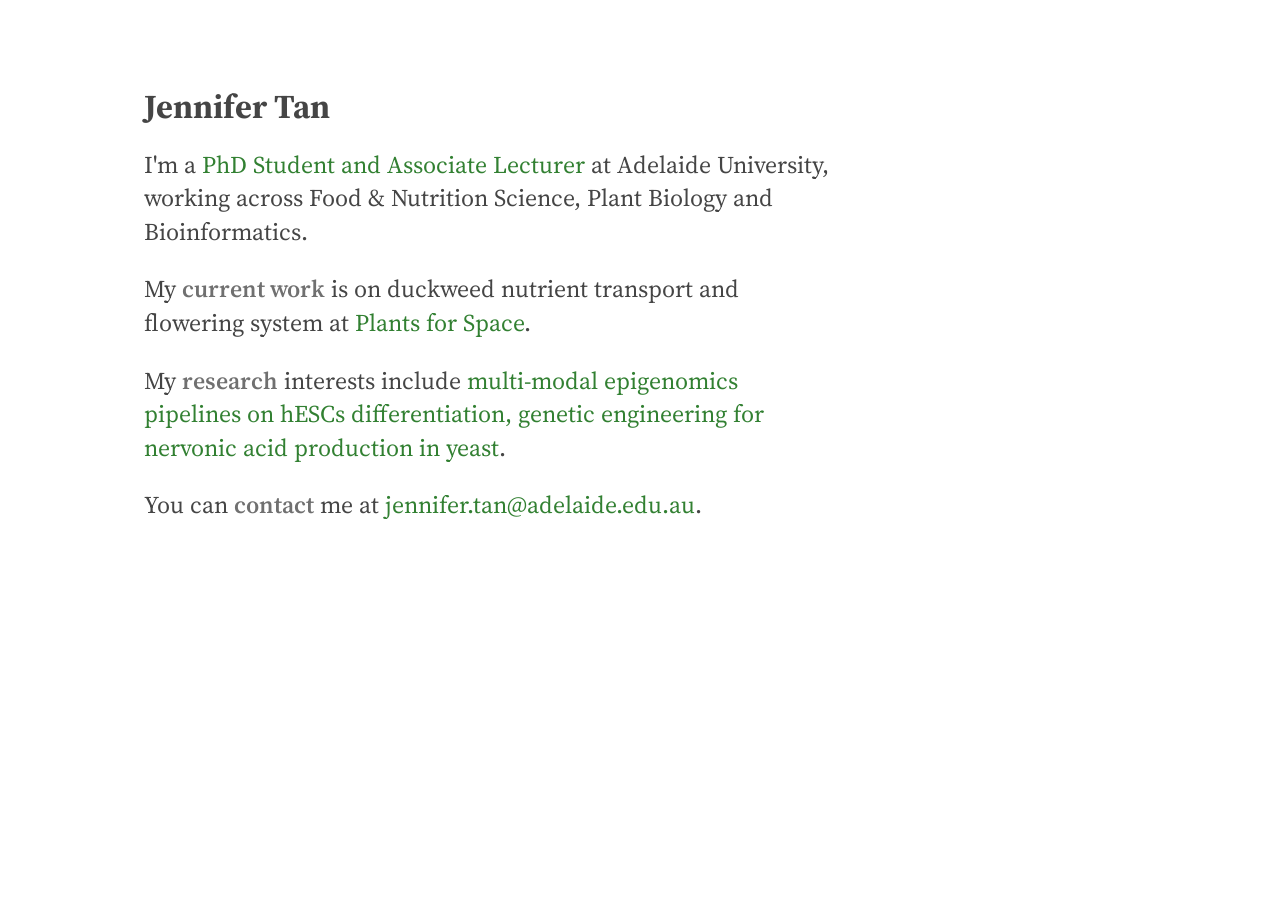
<file: index.html>
<!DOCTYPE html>
<html>
<head>
	<meta charset="utf-8" />
	<meta name="viewport" content="width=device-width, initial-scale=1.0" />
	<meta name="description" content="Jennifer Tan — Food &amp; Nutrition Science, Plant Biology and Bioinformatics. Associate Lecturer and postgraduate researcher at the University of Adelaide, working on multi-modal epigenomics pipelines." />
	<meta name="author" content="Jennifer Tan" />
	<link rel="canonical" href="https://frjen.github.io/JENwebpage/" />
	<meta property="og:type" content="website" />
	<meta property="og:title" content="Jennifer Tan" />
	<meta property="og:description" content="Food &amp; Nutrition Science, Plant Biology and Bioinformatics. Associate Lecturer and postgraduate researcher at the University of Adelaide." />
	<meta property="og:url" content="https://frjen.github.io/JENwebpage/" />
	<meta name="twitter:card" content="summary" />
	<link rel="preconnect" href="https://fonts.googleapis.com">
	<link rel="preconnect" href="https://fonts.gstatic.com" crossorigin>
	<link href="https://fonts.googleapis.com/css2?family=Source+Serif+4:ital,wght@0,400;0,700;1,400&display=swap" rel="stylesheet">
	<link rel="stylesheet" type="text/css" media="all" href="style.css">
	<title>Jennifer Tan</title>
</head>
<body>

  <header>
    <h1><a href="index.html" class="header">Jennifer Tan</a></h1>
  </header>

  <p>
    I'm a <a href="https://www.linkedin.com/in/jennifer-tan-4139233aa/">PhD Student and Associate Lecturer</a>
	at Adelaide University, working across Food &amp; Nutrition Science, Plant Biology and Bioinformatics.
  </p>

  <p>
    My <b>current work</b> is on duckweed nutrient transport and flowering system
	at <a href="https://plants4space.com/">Plants for Space</a>.
  </p>

  <p>
    My <b>research</b> interests include <a href="JenniferTan_resume_Jul2026.pdf">
	multi-modal epigenomics pipelines on hESCs differentiation, genetic engineering for nervonic acid production in yeast</a>.
  </p>

  <p>
    You can <b>contact</b> me at <a href="mailto:jennifer.tan@adelaide.edu.au">jennifer.tan@adelaide.edu.au</a>.
  </p>

</body>
</html>
</file>
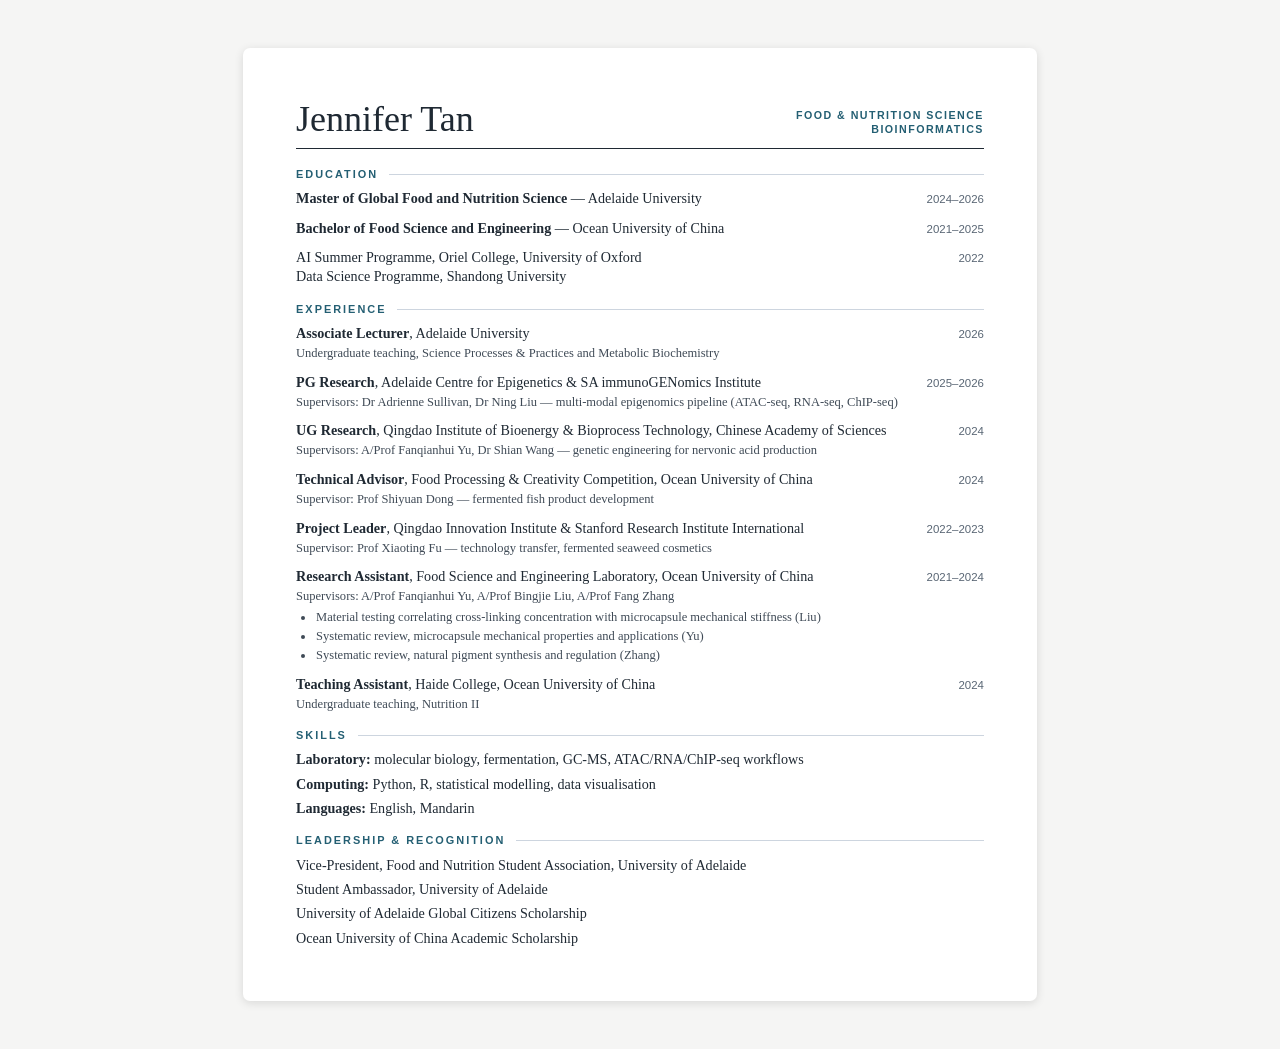
<file: JT_resume_Jul2026.html>
<!DOCTYPE html>
<html>
<head>
  <meta charset="utf-8">
  <title>Bundled Page</title>
  <style>
    * { margin: 0; padding: 0; box-sizing: border-box; }
    body { background: #eef1f4; display: flex; align-items: center; justify-content: center; min-height: 100vh; font-family: -apple-system, BlinkMacSystemFont, sans-serif; }
    #__bundler_loading { position: fixed; bottom: 20px; right: 20px; font: 13px/1.4 -apple-system, BlinkMacSystemFont, sans-serif; color: #666; background: #fff; padding: 8px 14px; border-radius: 8px; box-shadow: 0 1px 4px rgba(0,0,0,0.12); z-index: 10000; }
    #__bundler_thumbnail { position: fixed; inset: 0; width: 100%; height: 100%; display: flex; align-items: center; justify-content: center; background: #eef1f4; z-index: 9999; }
    #__bundler_thumbnail svg { width: 100%; height: 100%; object-fit: contain; }
    #__bundler_placeholder { color: #999; font-size: 14px; }
  </style>
  <noscript>
    <style>#__bundler_loading { display: none; }</style>
    <div style="position:fixed;bottom:12px;left:12px;font:13px/1.4 -apple-system,BlinkMacSystemFont,sans-serif;color:#999;background:rgba(255,255,255,0.9);padding:6px 12px;border-radius:6px;box-shadow:0 1px 4px rgba(0,0,0,0.08);z-index:10000;">
      This page requires JavaScript to display.
    </div>
  </noscript>
</head>
<body>
  <div id="__bundler_thumbnail">
  <svg sc-camel-view-box="0 0 100 100" xmlns="http://www.w3.org/2000/svg">
    <rect x="20" y="12" width="60" height="76" fill="#ffffff" stroke="#245f73" stroke-width="2"></rect>
    <text x="50" y="40" font-family="Georgia, serif" font-size="10" fill="#1f2933" text-anchor="middle">JT</text>
    <line x1="30" y1="52" x2="70" y2="52" stroke="#cdd5df" stroke-width="2"></line>
    <line x1="30" y1="62" x2="70" y2="62" stroke="#cdd5df" stroke-width="2"></line>
    <line x1="30" y1="72" x2="60" y2="72" stroke="#cdd5df" stroke-width="2"></line>
  </svg>
</div>
  <div id="__bundler_loading">Unpacking...</div>

  <script>
    
document.addEventListener('DOMContentLoaded', async function() {
  const loading = document.getElementById('__bundler_loading');
  function setStatus(msg) { if (loading) loading.textContent = msg; }

  const FONT_MIME = /^(font[/]|application[/](x-)?font-|application[/]vnd\.ms-fontobject)/i;
  const MIME_TOKEN = /^[\w.+-]+[/][\w.+-]+$/;
  function toBase64(bytes) {
    let bin = '';
    for (let i = 0; i < bytes.length; i += 0x8000) {
      bin += String.fromCharCode.apply(null, bytes.subarray(i, i + 0x8000));
    }
    return btoa(bin);
  }

  // Error sink persists across replaceWith since it's on window, not the DOM.
  window.addEventListener('error', function(e) {
    // Failed resource loads (CSP-blocked links, scripts, images) fire plain
    // events at the element — warn only; real JS errors carry message/error.
    if (!e.message && !e.error && e.target && e.target !== window) {
      console.warn('[bundle] resource failed to load:',
        e.target.tagName, String(e.target.src || e.target.href || ''));
      return;
    }
    var p = document.body || document.documentElement;
    var d = document.getElementById('__bundler_err') || p.appendChild(document.createElement('div'));
    d.id = '__bundler_err';
    d.style.cssText = 'position:fixed;bottom:12px;left:12px;right:12px;font:12px/1.4 ui-monospace,monospace;background:#2a1215;color:#ff8a80;padding:10px 14px;border-radius:8px;border:1px solid #5c2b2e;z-index:99999;white-space:pre-wrap;max-height:40vh;overflow:auto';
    d.textContent = (d.textContent ? d.textContent + String.fromCharCode(10) : '') +
      '[bundle] ' + (e.message || e.type) +
      (e.filename ? ' (' + e.filename.slice(0, 60) + ':' + e.lineno + ')' : '');
  }, true);

  try {
    const manifestEl = document.querySelector('script[type="__bundler/manifest"]');
    const templateEl = document.querySelector('script[type="__bundler/template"]');
    if (!manifestEl || !templateEl) {
      setStatus('Error: missing bundle data');
      console.error('[bundler] Missing script tags — manifestEl:', !!manifestEl, 'templateEl:', !!templateEl);
      return;
    }

    const manifest = JSON.parse(manifestEl.textContent);
    let template = JSON.parse(templateEl.textContent);

    // Nested page bundles (iframe targets). Each ships ONCE, in the ROOT
    // document's manifest; frame srcs carry an about:blank#<uuid> marker
    // instead of a substitutable uuid. Every document mints the blobs for
    // its OWN frames — from local text at the root, or text obtained from
    // its DIRECT parent over the relay protocol below — so each frame
    // navigation stays same-origin with its initiator and a deduped page
    // loads at any depth on any host, including a file:// download's
    // opaque origins (where a blob minted by one document cannot be
    // navigated to by another).
    const pageOrderEl = document.querySelector('script[type="__bundler/page_order"]');
    const pageOrder = pageOrderEl ? JSON.parse(pageOrderEl.textContent) : [];
    const pageSet = new Set(pageOrder);
    const pageTexts = {};

    // ── Nested-page text protocol (parent-chain relay) ──
    // Page bundles ship once, in the ROOT document's manifest. Every
    // document mints the blobs for its OWN frames, obtaining page text
    // through a strict parent-chain relay: a document only ever SENDS to
    // its direct parent (which, for every document the publisher's own
    // runtime minted, is another publisher document) and only ACCEPTS
    // text from that direct parent; requests from below are honored only
    // for the document's own child frames, and the ROOT never sends
    // upward at all. That last rule is load-bearing: the artifact host's
    // frame-ancestors allows claude.ai (and friends) to frame an
    // artifact, so window.top can be a FOREIGN document — a top-addressed
    // protocol would hand page uuids to that ancestor and accept forged
    // "page text" from it, minting attacker HTML as an artifact-origin
    // blob document. The chain never touches the ancestor: requests stop
    // at the root, replies are origin-addressed per hop (never '*' when
    // an origin exists), and both directions are origin-gated (on https
    // a foreign sender's origin can never equal this document's; in
    // opaque contexts — file:// — everything serializes as 'null', where
    // an embedded EXTERNAL frame still fails the gate by carrying its
    // own real origin, and a sandboxed child of such a frame is excluded
    // by the own-child-frames check plus uuid unguessability). Shape is
    // deny-by-default: one request form, one reply form, no error
    // replies.
    // window.origin is the SERIALIZED SECURITY origin ('null' in opaque
    // contexts such as a sandboxed preview iframe) — location.origin is
    // computed from the URL and stays 'https://…' even when the document
    // is sandboxed, which would misgate every opaque chain.
    const OWN_TARGET = /^https?:[/][/]/.test(window.origin || '')
      ? window.origin
      : '*';
    function trustedOrigin(e) {
      if (e.origin === window.origin) return true; // https chains; opaque==opaque
      // file:// trees: Chrome serializes the file document's origin as
      // 'file://' while the blob: documents it mints serialize as 'null',
      // so the two legitimate shapes can never string-match — accept the
      // pair in both directions. https origins never serialize as either,
      // and sender identity (own child frame / direct parent) is checked
      // separately.
      return (
        (e.origin === 'null' &&
          (window.origin === 'file://' ||
            window.location.protocol === 'file:')) ||
        (/^file:/.test(e.origin) && window.origin === 'null')
      );
    }
    // Non-empty only in the root document (nested bundles ship an empty
    // island), so it doubles as the root marker: the root answers from
    // local text and treats a miss as authoritative — never relaying to
    // its (possibly foreign) parent.
    const isPageRoot = pageOrder.length > 0;
    const blobUrls = {};
    const resourceBlobs = {};
    const UUID_SHAPE = /^[0-9a-f]{8}-[0-9a-f]{4}-[0-9a-f]{4}-[0-9a-f]{4}-[0-9a-f]{12}$/;
    const pendingFrames = {}; // uuid -> [{el, frag}] awaiting text for own frames
    const pendingRelays = {}; // uuid -> [childWindow] awaiting text to pass down
    function mountPage(el, frag, text) {
      const pageBlob = new Blob([text], { type: 'text/html' });
      const u = URL.createObjectURL(pageBlob);
      resourceBlobs[u] = pageBlob;
      el.src = u + frag;
    }
    function deliverPage(uuid, text) {
      const frames = pendingFrames[uuid];
      delete pendingFrames[uuid];
      if (frames) for (const f of frames) mountPage(f.el, f.frag, text);
      const relays = pendingRelays[uuid];
      delete pendingRelays[uuid];
      if (relays) {
        for (const cw of relays) {
          try { cw.postMessage({ __bundler_page: uuid, __bundler_text: text }, OWN_TARGET); } catch (err) { /* gone */ }
        }
      }
    }
    function ownFrameWindows() {
      const out = [];
      for (const f of Array.from(document.querySelectorAll('iframe'))) {
        try { if (f.contentWindow) out.push(f.contentWindow); } catch (err) { /* detached */ }
      }
      return out;
    }
    window.addEventListener('message', function (e) {
      const d = e.data;
      if (!d || typeof d !== 'object' || !e.source) return;
      // Origin gate first; the structural checks below (own-child-frames
      // for requests, direct-parent + solicited-uuid for replies, the
      // root's never-relay rule) are what hold in fully opaque chains
      // where origin strings can't discriminate — a sandboxed root's
      // FOREIGN wrapper still fails all three even though both serialize
      // as real-vs-'null' rather than matching.
      if (!trustedOrigin(e)) return;
      if (typeof d.__bundler_need === 'string' && UUID_SHAPE.test(d.__bundler_need)) {
        // Requests are honored only for this document's own child frames.
        if (ownFrameWindows().indexOf(e.source) < 0) return;
        const uuid = d.__bundler_need;
        const text = pageTexts[uuid];
        if (typeof text === 'string') {
          try { e.source.postMessage({ __bundler_page: uuid, __bundler_text: text }, OWN_TARGET); } catch (err) { /* gone */ }
          return;
        }
        if (isPageRoot || window.parent === window) return; // authoritative miss
        const waiting = pendingRelays[uuid];
        if (waiting) {
          if (waiting.indexOf(e.source) < 0) waiting.push(e.source);
          return;
        }
        // Never-answered uuids would otherwise accumulate forever under a
        // request spray; past the cap (far above any real page count) new
        // relays are dropped rather than remembered.
        if (Object.keys(pendingRelays).length >= 128) return;
        pendingRelays[uuid] = [e.source];
        window.parent.postMessage({ __bundler_need: uuid }, OWN_TARGET);
      } else if (
        typeof d.__bundler_page === 'string' &&
        UUID_SHAPE.test(d.__bundler_page) &&
        typeof d.__bundler_text === 'string'
      ) {
        // The shape test is load-bearing beyond tidiness: the solicited
        // check below uses the in operator, which matches prototype keys
        // ('__proto__', 'constructor') — an unshaped key would reach
        // deliverPage and throw, painting the error banner.
        // Text is accepted only from the direct parent — the document
        // that minted this one.
        if (e.source !== window.parent || window.parent === window) return;
        if (!(d.__bundler_page in pendingFrames) && !(d.__bundler_page in pendingRelays)) return;
        deliverPage(d.__bundler_page, d.__bundler_text);
      }
    });

    const uuids = Object.keys(manifest);
    setStatus('Unpacking ' + uuids.length + ' assets...');

    await Promise.all(uuids.map(async (uuid) => {
      const entry = manifest[uuid];
      try {
        const binaryStr = atob(entry.data);
        const bytes = new Uint8Array(binaryStr.length);
        for (let i = 0; i < binaryStr.length; i++) bytes[i] = binaryStr.charCodeAt(i);

        let finalBytes = bytes;
        if (entry.compressed) {
          if (typeof DecompressionStream !== 'undefined') {
            const ds = new DecompressionStream('gzip');
            const writer = ds.writable.getWriter();
            const reader = ds.readable.getReader();
            writer.write(bytes);
            writer.close();
            const chunks = [];
            let totalLen = 0;
            while (true) {
              const { done, value } = await reader.read();
              if (done) break;
              chunks.push(value);
              totalLen += value.length;
            }
            finalBytes = new Uint8Array(totalLen);
            let offset = 0;
            for (const chunk of chunks) { finalBytes.set(chunk, offset); offset += chunk.length; }
          } else {
            console.warn('DecompressionStream not available, asset ' + uuid + ' may not render');
          }
        }

        if (pageSet.has(uuid)) {
          pageTexts[uuid] = new TextDecoder().decode(finalBytes);
          return;
        }
        if (FONT_MIME.test(entry.mime) && MIME_TOKEN.test(entry.mime)) {
          // Strict artifact hosts allow font-src data: but not blob:.
          blobUrls[uuid] = 'data:' + entry.mime + ';base64,' +
            (entry.compressed ? toBase64(finalBytes) : entry.data);
        } else {
          const blob = new Blob([finalBytes], { type: entry.mime });
          blobUrls[uuid] = URL.createObjectURL(blob);
          resourceBlobs[blobUrls[uuid]] = blob;
        }
      } catch (err) {
        console.error('Failed to decode asset ' + uuid + ':', err);
        const blob = new Blob([], { type: entry.mime });
        blobUrls[uuid] = URL.createObjectURL(blob);
        resourceBlobs[blobUrls[uuid]] = blob;
      }
    }));

    const extResEl = document.querySelector('script[type="__bundler/ext_resources"]');
    const extResources = extResEl ? JSON.parse(extResEl.textContent) : [];
    const resourceMap = {};
    for (const entry of extResources) {
      if (blobUrls[entry.uuid]) resourceMap[entry.id] = blobUrls[entry.uuid];
    }

    // Artifact-host CSP (connect-src 'self') refuses fetch() of blob: URLs —
    // consumers read these Blobs directly. Survives the swap like the error sink.
    window.__resourceBlobs = resourceBlobs;

    setStatus('Rendering...');
    // Page uuids have no blob here — they ride inside about:blank#<uuid>
    // frame markers the pass below resolves after the swap.
    for (const uuid of uuids) {
      if (pageSet.has(uuid)) continue;
      template = template.split(uuid).join(blobUrls[uuid]);
    }

    // Strip integrity + crossorigin — blob URLs from a file:// document inherit
    // a null origin, so crossorigin forces a CORS fetch that SRI then rejects.
    // The manifest bytes are ours; SRI protects against CDN compromise, not this.
    template = template.replace(/\s+integrity="[^"]*"/gi, '').replace(/\s+crossorigin="[^"]*"/gi, '');

    const resourceScript = '<script>window.__resources = ' +
      JSON.stringify(resourceMap).replace(/<\//g, '<\\/') +
      ';</' + 'script>';
    // Inject after <head> so the DOCTYPE stays first; prepending the script
    // would push the parser into quirks mode. DOMParser always emits a <head>
    // (synthesizing one if the source HTML omitted it) but may carry
    // attributes through, so match the full opening tag. slice() rather than
    // replace() keeps us clear of $-pattern substitution in resourceScript.
    const headOpen = template.match(/<head[^>]*>/i);
    if (headOpen) {
      const i = headOpen.index + headOpen[0].length;
      template = template.slice(0, i) + resourceScript + template.slice(i);
    }

    // Parse the template and swap the root element. Scripts inserted via
    // DOMParser/replaceWith are inert per spec — re-create each with
    // createElement so they execute, awaiting onload for src scripts to
    // preserve ordering (React before ReactDOM before Babel before text/babel).
    const doc = new DOMParser().parseFromString(template, 'text/html');
    document.documentElement.replaceWith(doc.documentElement);

    // Resolve page-frame markers: mint this document's own blob for each
    // framed page — from local text when this is the root, otherwise by
    // asking the direct parent over the relay protocol above. An
    // unanswered request leaves the frame on about:blank, the same
    // degraded state as a refused embed.
    {
      const MARKER = /^about:blank#([0-9a-f]{8}-[0-9a-f]{4}-[0-9a-f]{4}-[0-9a-f]{4}-[0-9a-f]{12})(#.*)?$/;
      const needed = [];
      for (const el of Array.from(document.querySelectorAll('iframe'))) {
        const m = MARKER.exec(el.getAttribute('src') || '');
        if (!m) continue;
        const text = pageTexts[m[1]];
        if (typeof text === 'string') {
          mountPage(el, m[2] || '', text);
        } else if (window.parent !== window && !isPageRoot) {
          const had = pendingFrames[m[1]];
          (pendingFrames[m[1]] = had || []).push({ el: el, frag: m[2] || '' });
          if (!had) needed.push(m[1]);
        }
      }
      for (const uuid of needed) {
        window.parent.postMessage({ __bundler_need: uuid }, OWN_TARGET);
      }
    }

    const dead = Array.from(document.scripts);
    for (const old of dead) {
      const s = document.createElement('script');
      for (const a of old.attributes) s.setAttribute(a.name, a.value);
      s.textContent = old.textContent;
      // text/babel scripts with a src: read and inline. transformScriptTags
      // does XHR against the src, but blob:null/ from a file:// origin is
      // silently dropped. Inlining makes it a plain inline babel script,
      // which transformScriptTags handles unconditionally.
      if ((s.type === 'text/babel' || s.type === 'text/jsx') && s.src) {
        const pre = resourceBlobs[s.src.split('#')[0]];
        s.textContent = pre ? await pre.text() : await (await fetch(s.src)).text();
        s.removeAttribute('src');
      }
      const p = s.src ? new Promise(function(r) { s.onload = s.onerror = r; }) : null;
      old.replaceWith(s);
      if (p) await p;
    }
    // Babel standalone auto-transforms type=text/babel on DOMContentLoaded,
    // which fired before we swapped the document. Trigger manually if present.
    if (window.Babel && typeof window.Babel.transformScriptTags === 'function') {
      window.Babel.transformScriptTags();
    }
  } catch (err) {
    setStatus('Error unpacking: ' + err.message);
    console.error('Bundle unpack error:', err);
  }
});

  </script>

  <script type="__bundler/manifest">
{"5d8e6591-2378-4d59-89d3-dff03af51930":{"mime":"text/javascript","compressed":true,"data":"H4sIAAAAAAAAE9196XbbRrLw/zxFi5MZgzYJLYkdh7KssSXZcSLZHklOZq6skUEAJCGRBAOAWiLrnPsQ9wnvk3y19A5QkjO526c5ExO9VFdXV1dXVVd3Ly+L1ztvd/ZfHO5si0GRT0QSd4v5tMom6XJZxMsPw6oU//nv/yGSXEzzSqRJVoViP+3Ps3EiLrJqJD7FiVVL/OUvoj+fCvgUVOhT+FVrXqairIosrlrrXwVBW2w8F9dfCXEeFeLkJEkH74t8JjbEu/5pGlchJGTTFNPSorpatwu+zYtJNJbFg7x/2hFn6VUHCoznKcGFT5FNBWSJTQPcKnot0ul8khZRf5z2RFXM046I8+kgG86dtIsiq+xvakLctEUPgR8BrGPAgVINirN5f5zFr7IUqLMAQa8fXKa6mqX5gJBf2tgQrfJq0s/HLegCJj0SrRY0awFa/[base64]/HmsYDOEazEDbiw78E96ngGdbwAW4w7VkFNL7rvQjW2GQKUXFUzs/rxKYUgQPkFptcXmJiFJVVzSX0swVTqZjYGyPaBAmE2nafHD4d5uR+aelj3Tq039M6zSy2orn1ZASvH5M0+MVkvV4j7oD+oJfd3U2FGOyyHAC2Ds3DEB0TPdi6oYGWP5GY5EsNn7WB798/nxw/bm8+UwvUxjqmaNj660cJjicQ6icAN5JRxHZfVmmqSX7wZB69kytvHcHm5ZFqRBdxV7yt/PDGpAM6i9sC1FXtlcCXIpDbzKIFl0ytHKcThOp8Nq1OG2HPYArgJAOP9ggr1H0hUwNYiGr2DdOAAmmA6RIB3RwiFaHlWTscth/5d59L+ZK3VviuhCMSaxGH0rHBluj/qgacKfDFmIcVoxyIS/q+JK943TgYI/Hrx7y0NJ7XHJGxET/6vSX9DojcFXtgEkkSucTKBFLqflvoW5L4oiugqzkv4NuFC7/fsbl7MYlIANp/+crthnA0uEX6tPUF0klk7yho3rppvXq027IoX/bIhric4gL2AqU86ZAMhSxYGlvMSV3+oj0usMJiHT5utWm0AdnR0zmvDD7qBPERsu1mvLuQwIE0YezRo4L4nfRhOazO+jagRjUI2mkKAQJE4ianI6s3kDV+H0TuM8ST/sv9nKJ7N8iqverJGt7MHqRyQaZ2E5G2dV0FpugXwB/ahNLe3nedVypiiWD4sUpifIteWPYRJ/DFHofL0MIgjqWlmYvCnTXWg31uLdh0Reu1ElePniYOdk6+AAUPpEzYZl3CWIo3ycpMV1P4rPhkU+nya9OB/nRXeSXQageZbFsN+J50UB3d7CDPH0z52qiKYlMCKkSUII0c8LgNNbnV2KMh9nibgDzOOV2+B0iyjJ5mVvbXa53s8vu2X2G0jknsyElPX8PC0G4/yiN8qSJJ0y7f8KHDMoYDxLEGbdcgSK9/XKn63OdWd5mSGD9FZXVv6MSNzgj8YSMp8hI9GRZijMK1ChJoCOT8TO7SUzEKjFDH9NsrKE1GvdVJGCWM7OU02Ee4/G41upSJV7VoH7d6bX66cw3dMv7ZSqdx3zAtJ78EAhpbsb9YFFYAFbz6ZlWvVW1mc5wemm51Cj7E1hljWQYgzDGRXdIfIGzsLvV5J02AGSRMHa6ned1dXvO0+/66y0xRpQhZO//a6ztva4s7a62gm/f9wW33z356YKT775c7veIHJd2vsWGQWZZD2aZpOIOqCYS6yG35Yixbmegc01zar0Cyg8rUbdeARWZTB99D2KU69A+3ePQSPkWjEN/9r0bAHpv0wm3DSJmG6Kps71LEoSRPFbEBRPYXYPgE16qyA2loGWYp51J/k0B0Bx2tG/FELMznfg8p0vWC5gLnT7QLCzHv23iwkGxfq0TDIQ2tFVL5six3X74zw+W7/IkmrUW0sn66M0G44AZ/jpCSGFJ6RWWRyNu9E4G057qE6BzKqqfLJu0ZT58DFwp/x/+E17vSZGqdRKB/8XPv5iKVkTAArAHFTebkn6Ko15Ez3mU1hs8/F5mlzjKHUHwHLjq96CMaIiNGPCp4+BNl8yZgsXg3tz4KoPwaXQN0AhJYUkA64ISDTdHuVlRf9GpeJUXzqbwuN8mMV+MS3VqnzWQ9Yep4OKfvzWJfukt7b67XffPv3mybffrU+iyy6z1JOVeOTj9gSGf3UFR9UQ4E/[base64]/bESvg4nqxLrQxUQ3SJpR1BbjAoxrIAmsgSMNqj8zxLTOE/ISagQXX0L/[base64]/[base64]/[base64]/xUUcA4x9mMXmfaNKFoP8e4OIRrOgu64ydwQCGzxt1Tb55H4BwnoQaBFP6nIpHYlWDE9yXECqUMKuAMPO+lSmlg9+IUwuW4hRQdCveaPbsiKNjnSH5MB1E83FV2v3cSyf5gs4klm8P/xz/HqhmjAs55fbSKsIV4Pqm7aDLpc8BkFd4Mzw6O94MJUbrVhVk0nNyDKLSJcD+TtgxeG710idUYnfba8pQQRYeBfukvF3j3paiSQc/TM13YKUVoPuV3KvGaa334Dbc/T4z2VSanE7YbNvmJzdLTVZgazAIimAUuKzblpDTcZma+osKd4Qz92Xf1STBRNshCLp4YRyCb7Z3QIff34GeLf/z6EX336LubydfH8tfK93v4ePh8ros/fbD3sudfVW8u/kxeRR8DOG/bdA0sJBRathiDM6jMRC8thOFSAAMs8EC8r7IJjZFl7CMXj2ZQ0wuZqJbmdzYQQu93JREvZNO4q5YlQXaVIBMwvIXMG9+GeXjlGDU3fEu5gSPd5lWO6K72m7gjvRX6MoA1sHDfLYLBtN459c5WPzVFbdgIf2rL5LGOGEWtrgCX7/KDTFvghe3VlS1QBDBz3wmKWKAlBcZ6kYB5doTOUYfVguI1upZM1WSBrEFchbW/OTySwvLLzWWvwW8U1pO2UWgrbK2rlnjj6WW5qOlxcPbtkeK+BPrYpiEqY5fTaUGAM0qRp9N5VA7aTWohG4pMPMpWCRpLeR/PRNZvZesLAu/nU/[base64]/QZtZttRsosKkkQTULJGA/lunACQfTUzvCZx4tCFWocWJ33/0WDTLmCOno/YkX113kjEugHpjkiVVTz0RCPOCYTxHoWSAW2Q+tVr3pjj+uaiqwsctF1qDSFSNOGKRnLB2mRvr96ndsskwQJYc2VobIrZj0qvbNCYiW0ectq2hv3NsMVrSHtoNGAGL+nI8DT0aEWyY0wCbp/RXRmufoqPL6O1bL/Z2dk9eHB5i8GOrjLsxqPrjLokS0uvfkk/+cOfvhyeHL16j8xJdeQepjPVrRSLq9wvRF/0kg//nMAQizqpUYDswamORDGAVn0C30P1+1k/QoX4mfhWlKKPJTJSTCChSzqIpRcGeUTBsPh2SZVzOZ2JOiFz0i5YMfpAdbokW/UL7qK3w3X/xy8kv+y/eoyFKuXJPivpWRBdyj0oGH8kQVpVHnyoLvbNWFn6qLBQ7VhZ+qqwBWEtWFn6qrMJKL1SiDUcDGdnAZWIczdjnrHJkAtLgxu79h7ey/zLoBQOXd8BKzVIZ/iXTU5mmKIaSaxYER2cdcX5M1v3ReUecHTvk3fkZZd+eRd98GgPjnwFe+XQLf0l8IX0UTYcpZ9BPnZNNZ/OKMt7gL50OIz7JOOOAfuocmCFJfjGlrJ/Sq234befNZyrnw8xOn8E8LVXWe/zQuZN8XqYa5h5+OVApX8KlXAsy5aVT2gFR2Tv46ZYYp9F5akrs4qcuMcjjOaP2Cn/p9P54zlBfwg+dmuRzYE1D6W369uiNzrXLapJO50x0/t6DbxevSW6jtZdbWFE+7kKbfPRrePly8DjbGj+52aep+p6/HbrKMpKysoRFW5mvcZQlHCxlGTMCspA7BrKUGQVZyh0HWSqOpnE6tottUYpfTtNGlnKoo8pI+qgiFoWGeaUbnIGMZsRe55VulFJ1+XFeNlXYheQFNap8Ho/KKioYh0P8PMBPt0Q6TUz+zjRxczX1KduhPeVb1KISHq2SIhoaFLbhy8UA8xUCmGu3z3lqYDnXHlXMN0OK+e54Yr4eJMx2Rkjv9xn0XqgkF0ddUiGqy9nY6lJ6V9It+0YlG/rpfUQ9BDoFIX9liXNclinELtjsHf3zeevB8efW0T9bxw9bnx8c/fPB8cMH7Yd6j/HN3vt3+4cnBzu7r062dt8d7LB7DVfr/XS4czmTC/az4LLLe5afk1j+agctUDi4ObAk2svPJb6tYYYYaflv1AXpvAs+lu3gKOr+dvwIfX2Ww+/4YRsyH260l4dYW9sUrIFsoZqBkcdlgBuMSttT/lYMTVIhipQh3KY7MjE46YDq0BFT2nVBvxi60WfQCUuxeUTZJuSREF0edsA0pPKtLvY+Dqt8N7/AGVWmaJKhz4uaqTsSVB+goI09/karpAH7ptGxO1F1RMTIPENkKvh/hEPx/Nmy+m49bxl0mhtbfjZKxxPQzT6Wn58D4cHsaz3DnWNK/Xq1dWvdj8tcDkbtuay7rCs/9+o2DyMXsdz+R6CQj6Fv4ywqj60Q35r2YfT9W6gobHZuBc+WN9tIHWwDCRRsbhx9/Fg+P263OsS67Y6u2ILeI1EREZnY5ErCVmvDfZb2o/[base64]/afbbMwZmKRLAdyYhQBrryPAGub11f18drhjSUqPOoLtfRXh76e1MGCwLAWnyJY4VpmfiLWOVtcXsfhU530DmMsh2egiYRtFpN1OdtPsCIRwH+I+1IOQjeaa44H6N1xaczpiAfwIAA7uONJS/6Acq8TitYH7HPR5K2Mg807yTfGkdlmdq56JsYgdZzkP2GY2zc3tbcuJZrgTyQiNPkKAxDRCaM1EmX0vIz4+BQ/As5HkDe4Qd59kyqOndTzdDr7k8YRIvdAnYUC8KFVHtumDWprTb1hKzpzBOqRrPD1KhtvUj4jCBShYIlHb+JRSt9EpP//C7cLEaad/K7Nr8Kd4TC2bzkuIHQSrd68aStTma274kCMA2f9EjySc0li4DNVOqyK3eJKxE1lIJDu3W1/kRFFmElGGE/i8YZemoNz6IB0j2peWecgYmRFNAYA+FP3E21fLXaA6YrATubKrgivYKE5goO+qBmNmCubXY+lYtRV1AQxC58Hq0du6sTJ8tx+6btD441a3nUEWbHEck80MdN0uTart9xmahjuFWfvkGN84d3B6A2Hf5jd+fk/f6796gOLz8Ufz05ef9hf+fkRDxc1g6pI2qrpQJolQqLYbPqd4HBc+qjypXZ2eJoavVFxwjUB0XVqg+OvlNfMg5Xw0NFHsZugnoaE0BLxhFZbIzYAU6ogKaVKxPREbahTllRvhRKtL1NPn+lKsjaPVlsSToWzSEtq7o5ncWJPW/DcAnabfR6SiVkvuDIFruKGpQ6hOevbjR/cB59qR5uyzufGcJRhHIGIEN7gKcT9uGwnnOybG4fAMPu9axuN+kahzKUi5TcptUMFgZh4vz8WCgVCaaW2OXlJTHNy3QyBFr0RJIVgFuXDvl2sYUuzIhsOMXKVB6gmyPAlu6tzA+zOkLJt0Jv2gUmDLKKJjNakb2FD5dF/[base64]/aJKB3i+Y/AZ/gsji//g0mTcCp/VQtz2YL348HcNQk2Oz3xc+DPJqM/a7vzM/7S9uKCs3E7jsz2MAD+MhkGqbXDaShqHGCw6fmsUOH2GwIRCmBgMFWpQq+YqEpDvHpeOVbBwF53s3eE470fjbhnns5T1CzxR6bffyAHYGc0FaaOImUUZq8oYdTZexAjBtQA26PdcjoCZZJhixsZC2CcNS/OFFtRZgs1QcwxZV3DKoQf8lsXYKXtRHiwuvQdtuBiAkK7ZBNP0sjoYZ0n6BqcZ1lOnoRFPqRxzBSWvUCDOZzBIGMtvmwtWOMOp7qod1HGKgS0r8G+3W98bnqoqR6fHYbyuc0mefoEw1WsH4mY4b90qYGG/ZE0cjtWpWO9tmpy6wCZAbjjiD8xaIi27GYYG+cHOZmvUIjptzWqEXMHO/3VoisQTzxzSruMGrK8WALvKewqYoAowBX40EJM2In1KYmFZ+mcy+8i4VU4FnoGtJtLLU9VeN6EydDLpXpQ9VEi83J7JjeaXrfUaUOQPZngKMsY2yNxesYvKAqUs0KkF+5L2LpXsqYxm2WSEe/zPI9Fi/[base64]/UOmje95QpSHVjiWq7ltYosC45elVEwwmplNdIgR4gBvog2hF439VcRqPftGt0oVW4rtXdonpbAk6ijTDoXAqp7+sLACyYoV50lyJXiuYK1rUTeeKBbgE/[base64]/TBmuqtuy4wFtA5j+zdZ1vlm2vE0Ma+VEGByyrw7YGPiyBTnq+iKJt/mFW4rLaQ8JhlNtIu81uBLwGsW86JI304Nh9ukCL13AdJ9Fyuln/0mRneHFXdL72mM5hIEFM+HcTNAypLUgX18T284U9wAji5ubllfQ0cNsvQv/vKnsVUU28JIWNAqS4jwt1GAl6iA8L8DwHZUCJlx15SLnodbA5vhnY9xM5yYa34O+8iaMGnFV36xEC1ODDrKONSeyEgRAlihxy/qRe0nWucc6uju3reoZrurnCzHgKUCqg7myixNb/RxkIpCmUYRYzUsC3kU0pJRypp1bfjSmVLPodFZeR3qOs7J6naIEtR31NXcGFtN+i3WrflTKI8S1KlEpK2Qg5lt2HfTmvxXycPMbWhS9urRnZV/oQuf5JbwVoNHqioOFdEw4DjNvLTbdPSjiJnztLt4pjhX/oE2LFQGgpCTvuapRIQHosh+WczjwfkISS1FL5jAjrlQ6iZw1nkj8YsHygNU2grrRegByRRHskXjQ0teDTkWEXREBlpDMTohggNAt0sUWIpJqR8emQG27TJdijnlOdi5TkVLIcTUO1MrTc6F95f5bl1q3LKW1xZRR4aUUGbq+mmrnF53apeOgzDhHPEeOYUpTxa/[base64]/XUaestXQlKS2Fv/3pI+9cWQev+fpyXQ3dG8gQ/Uw6D9/LGXHudYAlgXEznzl58W21I805vIG/utXXPusPSXlupgnfLge3QpPmujr5RYd4xKmgb5h7SwBM+Mr5HTy0KmWp3GPStq0jNUeNICt4zw6WzvqJIDH7PthtVdVg9pavDfmdDC2SWEWdNLSJyC4QHZnHFL91UlFF7dXFUxAuQ1M6s+jo8L/DEpUJU2ZmbXoL2aZSPlm39S8MAEAjJhFTg15GdRIdje1qoK+EzTd4NoHIwJw5c/hgGp+Xl56q8bAcfNz//6fPXbXXt1Jx6Drl0dfRp6QD6/0Ww44V5YkN2Z8lYmhr60sa/uBhc3rIWjKJyS1/PozaYQVzoo/6gxeAmxRKybO1GbzeClyHipvdP6RXFRVjQQSY27N5v3rYPvlCFM01smt8hZfbsNjcXrHE1dlZ7BBboTYoaUtehe7z/EpiYLgA008h1QXJ5FMn2hED3o1XbLB10kXSRapluLVdzXKkQSJtKIFFRJI/zKNm5hOGfRuOA5xRMl46Y83XWSjbbovBcxTiIYMi7Mw3recOyJ5kd1xzrKCsJJO2r8NaN0iOHKq+uT+N/7q1kmOUCmVT2I3AWEdkhF2epkFrVUVSq+s7a0Fh/[base64]/gJsc63nQrIjGmA19jLN5aMIT8FEt9HLXCPFJT2LJ3A9NBwUa/GiHrzLgzMoID3q3vunotmE76+8ZCRu1f6WZGfHFcRyWBHBkh+8zMBQMOCynF30C4xtGTJqiqQ8E42k31A5/ScK4v+RLN3FK/jZJGEd1eIl4RyTPvgDQoq4xUwmyCx7do3AulYtP+SK2nJtjMQ/9/pfXgoW88FhhuerDAffk/xdUsKP5o3q4ZUaYLNXPqvtEPfhv3QG8UbCkji5YK82ktoI7NJWUptG1FRfLYxHjVm9Tu8CfGCwTImRKYfcSMzpdhIfcKyhfjcdB6aG/MyZtBEut0jaZZUtOe7WJ4c4klGW0VBeUJt+4F09IRoDXIffzN01ULa+9qIhNzRvcSUY0A/vvsmXiMO2nw85HAMYyKLSDCiyrIwEBSi6PWXaS29ggvicG9baj2/DledRJWudR4vnnSVkNAN9vt/LyzT5FEGIPx084/dvD1LvfKDA50lcH4qEnDchOJnK5zgEWmglS+pQKXrfOoBF7ENyjEeZakuYjmSZbf5yqMt+8OT+T1HQc7uztbh+/ojo8eLIR03BcDSf3rPY7lYbAO79a3yc5yzPlajIPDYXgS85DCSMxVFEd2XO2xtFG9wK74dxpyfKX+u+n4yjJaKCrWNltQ224YGAp9kBjzdVBj777VBhK29SagjQfIroP5YJBdAhoWTqCJfKYzDe6c9C3h287FLHLr4WmVuhFnm1z/PUbW3dtx9zSp7m0DNDoaafngw0s8ELerpjLzd3kFld//Np8g+wjqC7iML2Nnvz7Mc+4BUVB4B8VWa0ZAQbrODyAvjshA4F4N9OqgsmXxHv7dXyVwT/wtXBSVmQBgjrwkui/VAXOsYtJf8u65OooqTHRkbWNPzle5ChLM+y6/7pL5lT7LSq8vmCuRWL9BS2IXM2glAnRtOVfMSTzwQqyJ4DxwGVSjDNptzVi7W7+tDF07j0EBRndZfvhQvIzis668/UNUOd47pHUFreB28FqlKgL5AJYKPQ+gMQSRrV84WNAy+9cNepgcqgnG/9LhF0k5+m+ZVnzVMd98DbTtGxoQAIZK3G8+cb8rrYikteo2eJiKcfqB8oJ7wXUq2JA0jbazhMSghlfPl/VP0GXy3h5Wr+gv2Xj8Aa/BqUHDETuEERqMI3pbDddvHDH90iCzKRiX9BBFJYJJWgxh1PC2EqnT6eHisj8D61o0kHPAHg36aa6lAF7fjonE9qON3nEzLNWNpklX1etaPG14XAymUnN5JctpbWN7i9rQ5n/LmzImg3Yo9WfJMQYfp+tK2EvpqPcT8QJYc2vpX/6iM9qfP+v09QcEr+2sG4Np4GHR8Wdyx9ozbftCQI+wd6S9HMHcyi/onswg6gjN6+SR6DfdxMnkizB42T52GJkjOGe0rJ3xEWdlSLiaTd+v3r9ndcQrOlPqDxbpn2l5XUfWuaIbhiIC4AQC1wKqDT+aKsqUxhtG39dMP2PNuXac3gLnT+Wm0JeCyzX5AvSKYXVMWrxycaPfGZ/B6DxZmV221DYFqq4OgnrLnE0r+aHmVM2zZVmtpPKbp7FAmaNX4FQCv2JpXTEivVzXgh/iEWoDpaOfd4E+UCTAUMehWlv0pPn3iFIyTWeyl8vZ/nd6gxv+i/vBDws5wXd848Em+0VlWC71Bj5sV5HSCs2Ec8YZx+Iw34M1G385M4MTVOhC7VCxNaJYctHgXQug9C8+OSHth8UUrWHJp3G1KHkVoaC7CtRTAB2RTst5kcq3LlzO27/1dY0X0zgtAdgWX7Um1C35qkVKDfSt+qxHGKmkURJQDCR+KaubdMWmt2gdAi9JTFXyuk5dsN7bwRO3FCvn/XuUmqZpUqrVFRQYEg9WNVwTD6bRrBzlFQoXXA8V2R+UZvLjojksRRWdpVP0t8pzuvRw03/++39oeOKhMCd/C7x4NkO4DHifKm1Vl4IQbKPKNMviM2FNBXFeOsC4oS6YxCNCA2aZ8X3xnRWlpUMtJpflE2ugwyLdy/OmLaDgLyOkiuEBfu4bQBRgiuMN3dT9gLiro+kbnpN7i7jC6TPMkxm6GHLVe/k+FsCP0ZWT5Gk5fYCD0I0q1F4qojKqF2Ab8yXalUfFrjwMLV7o9mGgJjMQNKBASMz0c8HE7ugil053DxhSH0fjPIsIyAsMeuTbJEvxCZD4JEB94bteS+o7kCHHDkVTB1Q6Pe8mKT4lgnPJmkPoWEEfy6A7AnPiPgM8iIA0idRu7EOzd9b5UKYFu3i/rN7PeG2dufAc/[base64]/[base64]/[base64]/M1HFYPfOT/riNpD6zGFexyg3mkr2xbphpU0fOUj496YsuTC1RzbiJq1jIVhWEv/zJfgoA9XwanLIOUEY9chztZoDqK3AGHO3X9k/GFlyhOR/JuoDJ6cdAH0ILtMlX8ep/BFhhSlu+FnszRxJqVFotokRAFLXgcr9LijAo07dmSxdCJDnRvFBYS/oZ6U2VjG7/EtXs0aSjJsyyftul+MZpm+CIwhypgFadOiP5/TaVTRTOdPb5VvGFgsz8NIzfh6gVY0glJdKENKDXLkOQzfKugcls/WHfoDkJqW3NZ66gVaMJ7xt2uJdlbu7VG3/C64ioxT7DVuLqFdgiFv7VAwD8ZRgZeOkahfF4k0Ri1QYJ0MMhg66R5HNFC6I9wJLg1kCA1KMErw8I/NXtom4klaH9BbJY4/rG/[base64]/gM4tH608t7o1IbmD0VsEU807abh3x1sLt8xbeT0/1vCxGxv05Oc/+IKE9NxDhWfS9prETpOxtomBt03aXz/UP60vKX0aSnL+k2ThiXDkuttmn0Co12FRi2rBydrsFa0s1vVDiU2jW+yjmMSjNa6uDo+1norBi/5mjBHAJrdFqC6bfr6sc52HoeiqDume7bFUS9mIlZszO3wFcerI1lghPHNG95tCAQh5u0IjAKyv4V7ohrnDwExgfs2y9WXAWjzKqYBOnImApCc4fBdwgomX0XvgOw49awsK10FpmG09ur3a6LlTKzmY9XeFhn+MXfIIe14o0g3bODkicqGLTP8GwXWzmbHm/m8yblwUKm+PgLZOA/84jK8tRVnRTwfR4VgNxcbpkR1p8LNnXZis4PR7sZ/HyW9vjY00bCrSfJZguwIdasaLgdV2o1HRU7TqtVwi4s1Ksa492nh1Gn/bxj7WzG8e8AlPr4h4y2XBWs9v4sPNAvcSqwG8txFkHv0jsXP/J7+ImuBVxqmLmdKUXRfNL4ll9fqnYKWZmtTApcS2b72KlmtewqHbIOmkW7ILFSMpxMGJFcqixBfrJwLB3lvSjit/WHOrxov2lulgMTSUk1HgY46akjdkPI3TgmOB8ZUauLlGiffJc8CQ7nNmnBj9cmROaY4hifcOY3+MEmn27Unj13Ew8ULYQiBDzHOvPDRo73wHgWN01LesdnnuIYFShQZyovlnKmsf3s+JP6vuzdnfBk6KKIjz4tdVnjxIRDH64KEysIBscNg6DsuHtaxIriHs8WH2/WcUhouXUGH8EgRdzRwFKNQwFwzmGlHoQa9nZXkcsNYjbqif9TBwMrDLKYQXI4DAbnAvrgVawrorJ3BII2roL6NyADtTUYJOQim9Fm/a9YxMTyHgmtfmUDtWruLwUiDzYdky7KO0GEy+OduMXrWjp7QjdzBXs6OdP9yQJW1UaoEkhmOUB5ExMkn3EdceLhL2ZuOVUnDk8iYnHWLmdVmnyxL3KVmSgPyXBMB2KGJ/fk0GQMabmCiTH05zvt4yNANW+pDKp3JA4U7vyANoMznRZxi8dKeIMgkXHqT/8WD+yoc60+tNj477BlHslN9e21AuAjBOkXgRFcmUxNgvb/zYuvw5MM+bpO1RlU1K3vLy/Pp7GyIlvdygQz+19Wn4Tfh6vJ8knACrtmJDGoG8R7KOwAMvIP9N2T8jqJvnn7b3X59tXv54ur015XB9wfvZz+n59tP3gx/q7Zejad7r57kvyz//W+vJ4P00Zvy354e/rqTbRfxD2d7uz+9eTLIXi7/mwd8+93eHQh3k3xSQxoT70QcYbvIDw9fX45+W1sd//z6H2/34uTHd1e/rqzuJMOV09F0OV5bm5aXK2dXv75fObyMfn78y89JefDD6uBg+8Pg8T9+PF3VDbx88XJndzHif+1H/XS8jIOYRHja6q/fhWvfhyvLlO5jy8BcTCcrT3/Kkuztr7vJ7Mdfd3/9/vHr5d2d7Onfzk/Hy5cf/jEef/O3N7tXs738b08e/y0vfvx+97yare3//[base64]/mYJXk34+bjFBnMuhKZ5uOwfVJaG35Is8r+SpaIm8eQYe8xgpKzS5TIf0XgjUULIp9K93tR7YXvCGt36I+wjgHTfIaf1gNg/c6913L1/snrx/t7t78ubt4c7+z/[base64]/Q0cnGElkCERQAWTobuND56HeA5pmtDRv8BsFxg9a+Gg3dhcBiDuxZSayxDzgB8VJHFMm7q+rk5buQxXtkAaKapJNpepYprDVILmLpyFpP7xNQ52GJyysjHUybsHW8Wj9QhbXFUksi06eEsP1dHpWgcYnZ5NcKzV1IjGY/moGf6Z9+3oHqRNb8L16jPK2GS89b25WS8jixx7qMxo8AGdsBql05qRIQsVKKJ8RdRlcShjrp0uUro5yOY2dbAENX2qLhssGqMjwcjPzzAksgCjH1mEfBJB64fDw/fksSjIWTZ3969U+EatccsqUO3SuamGvuKLW2KjPgi2bAv1C3AIxvURDrJxyvYIcoKVgW/Up1UJpnWr4NNSooWrqhQmxxayISGBekctfEDeXoIOJb7NBgC63iIpKVNALxXmSLp9xIj7YntvvvjoGP45Z8bUETDRYhTxl8QQfxbpr/MMny8nArdt34Q5cmGTi6HUU0IJ1M4JZATLTYPLQRGEr+IhV5xFLP9UVBOV6szJxOUb9duWosQ16HCtp5bZIITChU/h6ko2JzeFI3hC6hoJ0vOpovt541FAizCrldukWZo4niuPmVvyMh3Fg05Zm4gues4It7jnCuPFMGSBxsE1elVgz3FymAboMHWnuEdCl7twJtk4KMS8ZLVbw2EwePoE6fUvOlKt2V8ft/T2IF4zcK9evNnd2VYo3TqA3grldPD+hFa/1OqrSWueFVBrAn8zO/smw5p1fZK/xOMpBlT5aOiaVvclPuigGrJjWRkEzRRrZogNhuqWwqu/oBwOF/xzxO7Oz591NbSO5LzVec6852Oa5lQr1pCTW1cwDYRQLJqPK7sn6pTsIqtuy8X4jN4DwYsZ9fMftk+L11HXKrBeATHM75cp08pmNu++HiIdsyT26ME0l1JA+mDppnG51/CgJQJosScwzRML6hIAWBzkHSRNbPfFU0CtPrewPos30GfoMkRY94QOBOE+OLV/PHj3NmSnQTa4kveh2uCkKIzOQR7QvWT3EYr/[base64]/[base64]/gUVDQV8+nZFE86SvTCBWKwHpHqMaUnooDW7Hv5FzR0KrHJOpzxwRk9ct3FxWcRCdLVcilOxtdD1DYsmT8dNXl62szQSSwkOrp3DbdJ1HZQZLftAJ/G7RRzdsd4BvBiQwmuyUwY4uZhlWNh2360asleykggr30rOv3mK3eXKgKOzeLSbFK9OHy392brZOsA9y54lkDRcXQFSxh9tcLB5bW6sncwTi9vwjgfOynr+J8uP2cPHe1B/nwyvQmHRZbogvhxE0bxdTTOhtMuPpdT9uIUD4HdhKfx9SnMJpgp6FnCO/NMVr+WVc6iOO320+oiTaGZweo1ItBbvQFdphzBlDijhC7/7q3chHh9Fqfhrx7+B+pdPL4eAMjuBV8q8nhlBROfOIlPOPE7J/E7TnzqJD6lxHJ1lVNLDHFbXZ1dUuKanbgmE7+xE7+Rid/aid/KxMd24mOZ+MROfMKJaytW4tqKTLRbX6PW53ib2DX6RbvaedmjxDgq05uwijmTBkuPBQgUJOTFCEavS6PQ4yQY62j29Br+03uK4OHH6gp9rq6o7zX+XlPfT/j7ifxe+5a+16jLk5XrSVQMsykO3qR6Kr+6VS4bmFQAz0pksJD6xEkl4JO+rt+HdTOfSBB9A0KmSyh9A0VlEKBZXhbp+Hom79vuwUdUZecp5UT90uTAB8yBCnIK1OWv+3i3QdEtoiSbl8Bof74Jc7xP4RpPrw3G+UUPvhJk5n4/v4TilzhYIOx6siakYCt0ZvI6nhdlXvTkJ3D36srKNV8+hBcjAZAV2SIMzzSlBwtBABspwA+hGiGwvXPw5vXbk+13Wyd777bxBWLcmXkGZaKP/aN/Pj9++LGPQvZj+XAD/n/UenAMqgJwxkmSxydgXaaYJAsGmz05UT9T8FjbqhV8vHjUxh/L2bpse+vF259fHJy8fH2y++b1D4e4j/WnwUqapk9a9SLbL/Z/ohJr6Vq8xiW8ndYfqG970TQapgU+PNkB0W1iCp3dVjrhsTBOrPac/RjG+u4tK9ybZeps5/Eebx+YhYk2vOl6VzolsDOu5YKhAwY8xQq0xihZ5G6evdAwPonclAzVDp1cHEKMGixxgBGOWk0tuFiRLqGOijO6Z1IlcHt43yfe8Ykd+7C/ewB2Vzx6HxXRpAyoOXZV/ZylF5t0oysFuZRUTL3BPrSdRi1CRGkgbbvxTfWj5/bWXdo8JQS6Mr7aIiq+HHqbzksOdX1/gtwNQQ3b0MPGxuO1ns+fGpDdivMuxob4hAGpHXzq9LofxWdDkgG9r6/7w5ubP6HmmefV81Ae12kQJ58aNS8oV20TXyFTodPIc6ZI7ZEv6qFeyS0LjwZuSLJTCwVZtcf+6OCatJUe3qmSxCdywmOzrQ66l1IM3sM7oRVcXxu5aepFmcpOyMnR0A+Cjeg7s8jvhT/FJvpVa9FIqvWmFlo8jM6OTNOEKhuvJZaVO97BKG92Izw/YMB+SqZW54ta86bCutON2oa9OzfMwHkHCJtIUHsPx8NrUW82Zc3gFhLVzXD+r+TNKEl2zgGHXbSVpiDVW3LLBIjh7elINx49rS5SEoS84YK/Qky3+aBST7Azi7OUqsfoVhqWK1ElEEd04i6AJVFci9QSwdW6m948iMZd4jL/jdWJJXcmyG0INiuoW2BL9NOWP3+8OeLONSmA5L9mheUXjZyHuhWRCnpWCePE6bludT2l3sbkUqx5bI3zkpZdftkbhOcB3yplP39EeSyW8GbvzaZy9mBS+eaXpaXVw1F2S3LVJ3cEUcjk28OliqHr2StmcTKbvPed5xjKg/124Tn57lJizLM7ZnZqTWf5r7QGgxNzFXKTW5scBxuYLR98UGdDPpvnGE1pcz8DneGggn/5i61iBb5Lu+mifuAW96p+e5pwS3yL0wYWPcqc3XA5K+m+eSoVwu+3nndSanjR1csUVBe6BGjDwh4ZwWFG7ARNXIMavl9mg6TZHkmz/mBr/837w9pePi0vVqNtRMR7kMOgx940CYuujA+4Q8PmV95kb2uvcK3XcbCYnH1uzXjYXI7lmrBcyN61uDf8s2Io1PmvaNrhgySw1OQDeZgEe2IehThuO0BoKjjroIbR0NkaWdr1mVQr44K5a1Lhn1wnHTbYffP2J5b6KmVv5/DFH8IWCPGRfEmgkS1GRTqw+eJWpskhkR7U+C9jljpdfCrotYI4qrFPkNVSbxaGVb6bX6TFFhgz3nuE641wkSCLABti+a/W1bG7LdbcL83BcFgHL1ShWE3lSSfxX47StJIrj5sdjSkmuOL3HTFmHXH0g9b99vCwhtCXBFHrXhg7pm064XkUjOc+rKX+cNAQZH2o7pz9/uJmg+QR8FbjrMS9iKTVbmqsPuNBy0uyCBVecoCPx02NWXOyadQZxJc2eBukBhRuoYALg656brV9UYd/NVy4bDMuCk4dF+IcHE8Z8yijG+OybPtxlVbLnqQsa6wunDgk9Xcfmcl/zeLEJ5371WzAEDW8V4yahLTbU1usqo0SkquZixFqKcTv6OohH0azmFtKSUVF0rHmQep2FQ3rjEYbHuO2eVK0LnYWzDAA50rAWkXCUu+YNVD+fiPk0v33rt8Leu6ybjRtE6l4Jb/3Iu9iKAHbXIsw61pAjc5fohM0xVw2bRvzD2/DSVpKnZq/o35wiJ9G8Z8fABP5w/TXeQ7L7YdijBO4I/SZKJIvZQlqsdw9Irlvp3wgnQRS5DUcGdQGdv/WW1NldWiAyi8fRd3fVrrfn3SP1Qu8BJQf8mXPnhln2dnuqk0BnEGnQFpqjTPkS2GnoPYjQuYpVFjKl00rp8cA+/TRo3Wni6ccPPug9UB2SKW0HphAOIXCwpZkPept21JLvFZaHz+2LByE+ekMrwd/ExLwgryelciDbA8o3mO4lU9ox5rl8bUmGN5Ru6GNLUyhkbfSmmwoqzXXhpL2E4tyy3bC3hJgPyAktnpvz2LE6xFAIQWUGOGRYQR7rmSGZPhXF/c3De1JVPyu4p9qWE8ya5VXo0/8oJjDxlsBjL8E3rKZQtxJSn3Y4A1KKQgMia9utWk9XG7x/[base64]/mOs0YWRcSnMfIaJjC2bwcBYadaJyQSy2OUmOX2bPhj+H8Jcn5DSxrM+piVBWekpW54CSaBUFC2nQizch27T0zq9Dy0sfyoeb4r9W6mqDNl4AgoIB7saRLtFQg9DqLWGfmsIL4njSGAzQscT/OXklS150u2fb+h0qnZs4o9yHrJx0RezaE1KmhApfQOnVs7AdpltMVGiYe6EwPFg7VgvszpJptM9W9LdG71N4bBz19fd6MPC1TmPe1dz5N6axk8qvwHd19mhR8FIgmqp1MkaotF1BJ3fHBbco3R+VtWr0efkhQPS/PZJk5GpK/AZamMi2q/fk4Nbuw2CBUo9jvoN4uSt9eXTZTMP6NFd2m24BcbEBJTFnAkEsfrjnDe3XM0Tw51pDEKTWNWF8n4urEPOr7MlNv+yrZUNF1wHUulwHzXDuwwgrtmDYvNt2KSQOg5rxG4KbYdwPini9ezGMIVc3G7HMxSXQPl59oXXnU49itjgN1ce55WuCzE2aE5/2ytziWwRQc8AUrEqCaFZIu3o4tPsXSeDMOHhSu3YhDVwqb5cYyJgdTtB0Luhmmje+2Oc0py0kxMtNZYQzNqJ+Ijv0bXya2hYTV4hSfMJCQ2rIfngyo8x5HhZrYmK13e+/fvcXHY7ff0EO6Ic1jnyu5GopjYQ6KuyyqX2LZqLGyLa2tpzJ1SV/i2+V5F0MXdeNfZGcxDEb+lENJ579rt/Y47EYVnKb0+z0bC641CFzAenwcKAN+iEsDufcLXU6v+bZ7w5ESRs/qoGwoHJrLnRQVrLehekI9rQVVvAvsOENVYkr3hNz/xOIcSOXsi6rSGHOq6NMTDWfXob6+NKT5eLsCJaNULWhW9K0NRh3vNtkLQHDA652AaicRFoDb4TOQi6A1BA3rgTDcbiZk7XYJ50KoBjFUZ2U1zVGNKMKBeuPN3QPXGcK9lJsBY4zxhjf/H5Gl+AjQwnPLH/bfaOaVuOGFeklME8lb7+/aVoi97YSF19iooqCiDmni37kXgP+lA+guALmVYO8UMExNPdoakDdESY8yAOJD+7KoOreflmuei5k0OEyns/smnZtvPMUnxAMnNF8+NsUtkmj3jhPyodveg7si93ncvaN8xMZrId8c4FWQQfb8eMEgLVJ8z0A/5UoR9vhE2pUtSRbF2OvVrfkJZh3mDri4NxXctBV5qybaVj4/ayaKCo6voB/b8SFCrSyMqDqX+i8ambuHRJ61fHbZTeLnyGHxmTrawAce2G9qHom9i7xNtMWOcj9DKeQL/rGXVpEiUOK/++HUSs+z9ILr0U+7FiU01tPPndC+H8mDtnyr4wf4Le+V8wq3G0GdlhIIaY8Kyo+lC+PUvoxFHnjX0GSU1MLR/[base64]/lvZ7rgpgOg6gtbq8hULqWP5AI82FBbc6+HcEWy2HZV20BPPOH5GqCg1/nzOZ7b5OJD4xA/lmJdhU/lirHyL+5O9otQ9uj4OXgCAFCmo5Ywt8afduY1cdC86LZQ0LteNrceA6F1Im+usWsQ2NhRrea49tI6v/smXqPLp+Cq8+zKLBUP1L97h8XsnCz3FZAfTdQRbBvn0y2YNjpS5uIhU0nbtlQYM48v1yBEHuY9BuAXohMIUjTfnDRTf6tZIafPbn46pjbp2q3gvEtDyGaT1i6JT56Jod+IxerY+j3/0bGwDj8t/m0KeiS8x6Dis8uFwjDFVMU1U1XALn6E08QH3HeAkls+u2IMb8w50x8QoutuUVnKD4d5sxzQygCFVA6NxoQ4MuWnPEK22KEukrXVH7xLYN2bd2eppubBNUlWtzntLyb0wIGHQsJV3zWKCH3VE1e5G68wgk/kmeb+B+0094euZJI5AV/BDuxy10tcnFzKUu4NhSw5GmmmDh8uKLLFnXwPrIGrvVEnAQteyzquaNKKnuiFUPrticm+8KLP7zgh6y/M9KbKOVutOAW2xNJ3puVsUfqkd8PusgAYb4AsUf0ftv1PVb3Sdau+Z/CbvV891hqk8g5eb8qM2h5WsUt+KxdS3NXJWkX2pWNveODP5bM0/MlHb+latSVScvVIe6kYA9xWAGmQ0BZsSupEorbkZ8H1YyRjspI9j1Cf+CE9OdCPuWXQLDTXeB+T66d3tjFWQFIADfXk4aW7MBdiM7cNmadnl50Oa9lAYymERxWdpgXud43QPp/6T9FvQ9eldBXU1jOvCLjN0g9y5k8iFMTrt3RSLyzuPFZ2l+woyCB532ZkCfISGZaXeHHQUDrLj5M01lXguZCechYaAqxtz6uPnwDNKGuUZJpIOSW+S0XYxT0q9NnUEygHcPvspde50RVytLJahoEegzTduNRsZ1orH/ShTdRk9ddvqDi14bmedlUI7pGE8JMO5uGEaR+W5BJcD6LO/o+vJcEBuni6lah+3Caquba4TcXWyxcNQ42iKtPFYGc9P70cX2gz2OFXccl+vvV9cejGBLfRH6VsL8Py02Zu/kdZWcseNuM6ePbr2+XZivh20du2vCir07iLWN1TgWuvMH+92Tu6dNB+78r4PZ6p9yeXF6upi67JRHM3Gy4rdq4obLim+xxXFN7rdqLyaxr5h0XRrMV8R2LaLqIuLVRmkWWAuiv3kXs4ovr6G7t18MrPorhEVcne0NrL7eFXph0nisR+KUHb1c20k4UVIhekeQP65/W5Pz40F92LLFYkqehdd6/cUOuYphHqt7XzSXFG+baAqy+cI2o64a7qR2OJnaiAkruafhks6C0oDOlYF/DJ1qMpx2756WEqkGunxXXeP5NKpIDbqW7K8Gcs981yPLVRVWjbV8IX5rfLe8kMW96TIyxcHO+bUnstdoDAiewWypjNkoEBkg6sfeHPTvYaOWOieR7wtPUbuZ9dMbUUDbXHf91i4LiIcq1s4p8X7OYZn+bstskk3VavhPVGwNmUUc0/7URVI4baKs0YuC1tlnXtaWw+bLjJsPrNuDwmvxGYv3lWenNGLZhhrpmAhIVh5loreYlPfUx0cnVS2H96tchi5q0b9vp4GU7PRP077D7o0ftVta8O51v5VxyKFNvpttVd1zugmThVpbGj6WRYtinnZy4Vmr4KFb5RTP0BbQZehud8znhfI4OMrfRdIxO/Xz9Cbh/2nt+q3t2DpyMelItND1gCxZFZorV46hsQoLdTb57RHijTDKzBEDvOeILec98aT2LKXuGfeTMEO7CQZGHCiD10D1BArBMkb0TCqn6zHQz91jSmi3aO83RxaXcB7QimOImXQZF6W9HAXLua5wGfS8Q4xDQMWCXw3PaM7TMBOm4nIgscOWGgT4yBARYyK4gr7Tk+vI/kdHNsCL8fAJZnyCTsLGMGoRhFgN8nwtjtoNRT7JOZKu+uoj05E8KnEqwgm6bj78JPAcylmRxegfXoG2UV00X34/NMyffBGzPNPeGoHZDBDZDokKQJG7zHYskUWjbPfUm/AXtxmTyq+rBmdLocvHtSHOSlM0fihCBiZpF0bSBehw8WWpYpockrUJ9tL4Lle7epTa6lEmR5IaB0rxgmvJZSljBy5Uxyo4KfewiXKc2DUe9QQ1wP2wie1NYJX5yE1FaZ4cx++6MvbDVhtXXzyDGpVyYAD5Z/X/Yg9VeMMJMRZOqvIDkJfM0hAVDeZWaNxQa856KCBEvlWgpOYmS57rS+w8heWp+JysZJhjtC1bDjVt0LCiiTJrwNPkliqKbBkeA4TFP5aV6F+0Dt0vM2l3rRoI9BQcYwaXTJCdd36jR0gOWSzu/I2eclqLjCt6dWsO8xwFW7WE1ETNBe8F/b7EXFtv/NYeIYAa+Q4A5H7ASmEwD3ixybgm1CCxJs2YvH/ANIAGBgeDgEA"},"4f661174-5505-4a0f-a0fc-bef4f191825b":{"mime":"text/javascript","compressed":true,"data":"H4sIAAAAAAAAE8V923bbVpbge77iRNNTJBxeJMdJKpTllGLLsVfbspfltKvL7Ykg4pBECQRQACiKsT2rn/oDes1a8wfzI/Mn9SWzb+cGgrJyqWl1lyMB5+xz2/e9z8Z4rP6U1MM4WehK51M9TOd5UWk1HKpiqTPdNFrVTVw1ulL1NJ7NiixR/SpeK3i51HlTjxf6elxeq4uNSnQN3aPPxmP1sChTnWzBGKlXelit8jzN52palJuf5MVP02JZFjkAVOu0WahmkdbqMs0BxJWu1lXa6JofztJMmzZaZTG8aBS0qdMiV/0ynmsAnDcICVqvcpiznjY6iUafje+o709+eHqqfjw7/uFE3RnDkzufqTvqflJMh9j1gfr7v/8vhb8lQ3i2whWqeqGzTM2KSpVVmjfxBUzgyevnz0bQFXs/[base64]/EJJU8Iuu63hTj3gjTv788tnTh09fmy2EE56oGDDgGlCr1jCtGcxaD80OJzzFgduF+zWcPSLGNIvr+mgP3+89UNMF7LkqAafxAS9kvdA57cgKtgO28rKmtZkllHC6s3SqBMFWeILwmk8G0V6lS9guTUeAs4T/0D7DWmvYk4GB1KyLIZ5EAluR6gqeq7KoG/5tqqsGh4HF4J9wONPFCpAEMSfON6pKp4tsw4CyOE2Gxapx5497jg/irR2XDX06AzSA9qsLmD0s0V8vrKyiHSWsQKQ0+P0SieXs6V8QJ5k8cOeSFAirqpHuaTuqjerzMaqrWh3fiwaqLggYIZZOEBSQkia6zAtEKi1n2VSrZjHpxn6YGMz59IUMW6c/w/ZasIKvjsh4bwhfzeIAtysNtEAAYN3AVPCV4RKVxh0C7lIAprcw79m/4uqfnh6/Pnnkz4iHjqcLxocY9/zx0z9DI/r7orjmeRAVIAcjElykSQJIhnsoO0VMk+h6QCs72ovv7THeAcrquDKHvdQNnD0tZ+AvbLooagDJe2NQeGMp9BGjJs6U4dD0YKWPnz57Bk1h4jDXARxD0yBLlmnhFh3fU3GWXmqLVbiMLC5lh9Zp0iyA96fzRUMnFOc4apZOgV0IhcKCBurFKWxiSFzz9ModlCaAp/oKF0CcbVOsKlWsc/Unpp8VYDLsyCKukuG0SLRFQDgM5Po1IjUARzhyqAZ1z9KfcVlL6FWrftzAJl6sAEuiCQ/fz2ECker8IVSHXazitJkQFSEoQIIaV+EdAoMyPzS5Q7sX2cbiprAn2zuPl7JLDmHMjyGlVZ4BS3S4Ecm2VSmskjji0V4GxwWyudR7dt4Ivo6R69iXBiHh2NRYycEFP9jxlkcYTpbOk8i5r0fzEQ9ytHf3bprvyUhHe1/u41+M2nfv/t///eV+a9+ICUZC23jwT8889tqrZTLCTZDmgG3oEIiHE/2CNJYMtZAWN2D8AQBMxw10ikYhoGNgtvFFXWSALerh2RlQRj4HHqXK63Gaj5fL8XQ5LptxOaWOr4mfGA0mznPgiFPSWLQhUcRBJfOAJ9CqLHEOoA3hBAA7ERDQeayaeI5CN83/CtKrbjFSmD2c4BTIjd/7CzMb4lilIYQXOWxGpeUIrcQAnS9BJg4SMsaNvlQX8fRyXsH0ExK1jPUIoaVlwCRBKQKYRZYhXTBn7/9QFCh4HgGV9OgUCX2vUr2ODhFKJ1k4xiqwp0DqTjzLEjq0AVg3NBBavl83m0w/MPrNBERMfwLcFcRDEr2/Suv0IgV9ZjNhNvzx/pg7SG+rFxlE6NQdVJrAbwd7D/7+7/+nYLmjYeMZR+EZAOVetwFzl8C0u9wft6ZyH3Y5LUEPraZHe+bd6K/13gPoSq+o4RNRPI0EUuuiugRlCFginHyjs82ERdaIWhAy0Y6/OD1Rs1WWDUGx9cW0L9UWmxq0koy5VacAU33UyAIhhqCsHPNFWHR7GYaDIZwuSTpSpwXYBIh9hIc1Ca5cnhm5TtQfqxx0Ibu2iZX+JAOXaV0LteLGgX7y8NnTly9PHgUS1AhPhOLkp9luUSwKlKVIvd4mBeIUn4tIRUBGqqoTOwIMH/NG4yRjwF+QJ0mR93h7URHkFaY5QkDiop1a5ait92nzQGpNWb0D+k2K9YA0LoMeEU82J6ELx8YbjJIB5SyLhoJZBSOLwWEYQGczNkgcv8NZ1UYCm/04RI0gBr0OjJzEAKUdONjf/++4yKWOc9JT69oxY5xXWpudqeico1GLwYJyUAe4zvgkHI64x3RRgfE5IBQUhY8bgyoIqn2f1x4niVM36NWQzbJxPENpBOdP+75MST4HmyE2jlEMDELRDsbAVcezoiCzOSsao6KQUPa5qbUhRev9BzA0tYwrYJhHe/ujb74CGew40+LgwWtgxfr+GH6zT0tkShdFsiHeVP5GrvQaHQus8cNE8hXp4XM9JNuSdE6jr+y2RI2kCIzPswbOFU+aj22xmYNKxNoiHO85P2Wjl/[base64]/7oOJ78E+m53DafbMgfgkk9dip0iz2Jwb3+AdWgDwN/lvgUSPfKWD7aIQUzV04ptMXr8nqgDmllW9hemBInvSd4pSkcVbMrf43RwaT19EhzAx3B0DD+7ylUeKiNXDnG/WWCXYGPhoypS1AxJlqx4/SHChZrJx6gftNsxXBZ6YbggFhmU61YY6wExcFOloEjyLapC1BbHwPFsi2SAaCImV5OENrB00TXgyrAvgbybX2bIAlr0gbn4OcqtGKhZ5w/OgOGjL4IYKHVSdXMHFRs4VZDo05Yv4WMWFYglX9kT2zReI0/HAmfaeko8Y8E+0f8Uw8RkPCVHHWvDh9/[base64]/F4h78eqlrsc6dJtzagk4WwH1IFmRrRJSwO0J41bnQ/qzNBYnJgf2L1jR5U9jBjiDOcVuO9hjC3jnqGPKIoe2ds96EBl2pY4Jl9sexRtqqqzRW52Brp+xNJco4B/[base64]/WrBbowOgTy+JKOD4olsgdBJr1nZhNRFZcgt4MxzxST1Fm1jT0ZW1wI/AUrAn3U+s0RTbdJ053jr6Ot8hyj/ZMnGiImv2QWu69O/ecIJ6nxPpDEMjLR48N/2ON3rSnxc51gTJoQ6PCEeA0cP5o2xSl9W/TxC4wjlSC2dSk6LmZiXPf4AxqRWzNiJ/6OTCTFLYzWy1zopgJOfZwJH6IWij/xpt+rr5ghmKezuPyHBYjVhhQz/[base64]/S7keHEu3JyDciWWKMDLI1Dz+igAUFXn8JigacQm5aJEnqaNfVLGjRLicNOUVcE3upcNZGM9gNKGgzeMaNGt4Nw6S5my3HAbbGi/AWcFtvSZXxeA01dbs7FPdP2WMDxC5WJIcCangkw484vy3BcOd5Qh6iFG9eg2jOg1CC08FZ0IqOCQVxPnR/s718tztH7M2QXhlGjLYcmgrc8IKa5wFo4rFo7pYr8sVNQDy4BhYY6QVtCjCqEk6SVRr0R3QmkMKEKwxEUYaVj53c1nhfLRkkmixssFBXWD8JaOqpdn3FYW52cPnJh7s/6/UgdPVDvPyPVG0jl5fHLk1fqiJ4oMc0m6m3vjyNQjnoD1Ts4gP++G9Dr+B6+unuwv1ziq7vffgO/yDsy8sKe90zPj4d2PGBWPz07Of3h9RMYdPw//i35ov9vI/g3+q5fXn9I8w/L5Yfp8kPZfCin0T+NseN4rH7M0T0BnAyVNHKLXYHmm3gOeWtMgTq2qkBsgRKGZEKRJAbi9LxDiYqntRaFfL+8ViS+rvvRGGh9CvskErbS5F2PwfKuBFK+Wl6ABcvUjN5VlIF2iXU8089AOzhS/SswQC7sjit1RQ/Vhw+q14tGYBQt++gOV6igw7RzbHB0pHr7PfUd/Fte99TE27IR5jj0ryJ4eQUvZheHZnNhUm/0xT/DYvpn8SyuUlZgiFTSF2eGhDmFIRJRY3TEmMkeLUwE1FKkfEoDRijDXKzm6uCbu/tfuagEa3DDi6LKZZ+uMIo9tTpE3a2fo0Qghkj2FNqXVc3uVDsfsrw5wDtd6OklezHNoujRBEbLEyBSQI/ecVmCvvmQjdJqwHCe5tNRz1puKNdlLbhVPQlYcCN8+T3YjJfuVN/8808vXz09fY1oi+4ePU75OPL4Kp3HTVGNZAJ8unIqHob+/T/+UwGaMfKwnWojS8wAkUvT/CYKqA5G+vbr8hqZNEJ6RRhSq9P4lE154/01+LYuVlli0BX5Nsos4oKg+Cly2rrlvPzzT0L4MCcYbqBQs/z264FaLvG/YIvf/Wp0D0Sc/XP0FfxZNvLnN3fhjyn0/Non76Z4eU047iE9v1kSvfeR4L+bCMlHnTQ/0td62m+TSUgnSyCBMq5q/Tgr4qa/fHvwLkINjlb1dvn27rt3QCCwVUIhjjjRM8pc8kidE8gJReF4rhR+FKFV6Qx4/JU+lDdJWpdZvJmwqDVPgcW+MRFRK89So/UY4W4s4gE6BNfMmOKSlVf+McGWfpmtJMNJREKENlUDNInkA3Jng4duhmLPCdKgA9Swx8SP4RGOV2Q+iT7PROcr9MA2lE7m3oxEbDq3g8RXRihLuNEyzXkKE2SeQ5GQh95bttomioSseeFHF//b7Cv4v3vmlax6ou79Eajl7r3y2nYqrlE+00vgMgkxG/t2BkMPZ/EyxfjWkEh0WG9g45YDpuXn8fSM/n5MaVd7T3R2pZE/qVO90nsDdVylcYaeKzA9gK+kMwN6ODR+7eF6okjAdbyCLUBh2fHGGm7kcggbLJIKe+67ZfLzWdP9HNvDFu3oEb75SP+OGLEMgstpXcVV319XZM/MWpmo7Hcf2MxuDZ3JIk4wmWtf3YUTO0BZWs0v4v7d/YHC/x18O4ClH9yNXCc6vArsjRUotN/c9ogtarQmz1OOgkXPKnRAvjfLxVjToQEJpkgWl7VG3x7/dijdgJqd+5ND9f3ARzkOPZSSpoAO3ArGTBv29+LPHXYY+rajOA+J1ZuAmMuvIBp1bkI0uA0kYh+Bi/CQRsPNwbwyXRmjXTIdUHiznS02lYHUbypAb8zRqyWUyHmROFmYHivE7HDEWYzUG8n6QeC4HwMDifzNSXrFYmuVE2dNmDnCSdX1sFkAwswXtWUXqI6avJLSS+VjtViiapSTV2FcpHKexJojf4TJdgIaFGAyVmhNIA7EpwPjk/ZjA6lgplWpycLAUFFWFJdktzIkduccuuCj9mOwRmOgNDXr1RMXDk7LgJlM0KiggIAJt+AaEp2lIPFjjLyrNZrlfav6oBKAsZXIcfA7Djc4IAD7SnFFECPG209GBbmSUre7TOcj55M0FO/TrrdVXSSMaVA7qHR/iwr3A4Jz49p96NOJRr9atvq0K49iDFs1MCmAs8UH4sqyGBsxHzabEggdCcy8M9kDE0kfuB3z2c0Bb2RmO3gjsEX5/9Hdr+ysCfuQPRXVME7+Cub9hNHPcvq1vrgEuv9kww4/xO1Oi6PLpIMPiRSjyLoewaYt4TgqvTT88k9LsHFjoRpzzNuI6OOM9CRugDQtHh+XZm2tBvbwZ5JURtTLJkuKmUj8E/p9xYnskhxY9MnoJpy0YS/RHMyWohg4SKBUE+ETkXPPkWEC5QoeJOp/[base64]/4j6U/[base64]/ZkH0SyFSSUzEvFpGSwxeUQ4ZLAGV8RarIexAFbg7UAhztPGtlFHK5EsEREl3hHAhGNuig00lXrJOWbUktdLuPzNZT9i0tS/agi6evcvE7GxsJFCr9aK7dVt362j0aTnWqeM4obUVbrpBbLFK1CW6eBrGGgWdjaxJa7WZ8WSvyOfstgBbrdGjFT4i6y6y6qLZuo7Oi0923mHnf0JvDBay26fA82/Psz1F897apBO2X/s3Tty2HhZVSkuAMwDeO2vCmZIDoEkG9tdFSxGlVDfKoJlwd/YhrWW2aQ6yLW2MYuQ0K09tchMlP05kG3fpWN6qGr+xw863QX7Hu2jQ/V6SPd6hZt6ynHYZMTfp6+IADSwcMgSD3fI8ffJXl+4Y+posZhCKOZQ73DY6d5qbvsF5o+PHUb5YFh2WgQlhbieIkF2AjoJAu7rjrBFiBKL+S2jIWhhhOgSa6sBh8CYXCBgHStLEuU1KaSh4IzDhXBGxcIgrjbNYQiCS8iwBTgcrTDshg4IcSZJ+wze6QCZ57Ft2ZX/05Vcp6RBI65IiXxRLkNLNmvJRd6RkeRKOPVIYjzx018Jy1nZ5p33F02rWvHusUzhQXv6VZxRZTWRO6ZQgjDf+65KdQs4Q6qJODOd1Y8ygzTOZfEFnDR/BaUVR5OF3F13/gmGY8INhxG0bDINBBY5NdeRDsALu+7RacTa8geGh3U/1Jp9SbgvYofoVaDXtmF3NkUxSfdeAOZwS/ymk4ySQ70/+9cXpI3PRgaZ2IPpfgcbBGoOseNMUU/aa2sMgYNpk0Pr2MVETKFcZZolsOFG5odReM1PKx9q2gNeX7BMh0e4kf7QbMfbLazmeX3B+N6KJGu7gTwEGfWq+uzDsV833Rny71Xx3CyePy7cyPQ4Va0WHJFbpl8qKCicEthl8a/b+nABj9kf3vop2TNmB2zlxT2runjin6f2aue8STrdZ1LbOeM4xS7wqhpfokHKBnzaUkohJJyeS9MRLkWyUOSbEXlA0IDm2+fl9t2CJnr7toVGDORoknvEXxjT8jaeGv3mXS/HPIA7iP5C+74z6Rf+hcGu1mjZF5U2gXoGJ03eqHPqvf6pQQB/xH3HTxNPFGWkG/fdkEk5gJqXOe+pjq9+ywF6bUhcz9XzFE33By684j2K2ytlQtcf1HSWFtVtLWgyDracLnQCXfK7jelXpfhTZ3qCrgAgK1jm+w2KVnTzkoQFt4O16oBbvgM2uMdcs4dtsOy7rit1/R6kXJgXC8xghhDq8khtcubY5A+KiscDI3uW8JcNOeQLaKQU/0XzPYBzvjDhQzlM44gSht33aGsAvi1Z9xqHIRumLZxjufgiWcz96h0+p54hTig4D2Hbt6shubdcIPgJGYTpAOB6ftgXbM8MJvrvxvlOUaJq8PYDD4d/2KVWAfvfth7lmBYycYtskJEkXXbNm+qCrjYhO3hbDWFHXGE/oKH/RIEJznaMcdI/ynAgbR7kFfOECAL/HUeseyQSL8q0oqZdUjcYtoz96X7zbGFQnA+mHqCHAU7IoU3TlzVRfvJP2ghHdygQWO05zyvoak1ZAlTAU1qpIMRFWgPleslmMnvkLuv9YmDoo5CX03JZqDjSD0J1X/SdZyeO02aKKNVDEDbsWskjM6YXlRiHyL24Hwh1wACOFDfp8jbTwOch1OUfHlOw8KQ0Hs3H6awCxcH86q1s6Y9MHIL3+8Adqhr9+xwc4wHfU+V0X54ORcqqo8xA2GrfZ2y2aprBT1Hciw+opP74tAFBBZdzdfh4oru0GOkcO/RoE45sqLh9J1LW71Yt1XhOw57qJu0Z6jBoATmNXA+p9RrZ12CSdCfsCkWRWuixGIorp1cBTOurVRVNprF5SrcD4JA/UsxRDeOZBjC46XT2Km9g89O7b8RMB1xaKRf5Kk+A4UjcKNdOLQyAj0GJOrgDvcB46hyPqVVqUhBBusGhjlYzQcVIjCoVPRiR3fIWr6/0InaOfEMFm1I/BYnesShA0SeubcFRWXmm88vArFt9x4m7ELuSo4hky3ym6nbPjPF0Sn3qMzimvxaGyv8MZEtU5u3CsHlUF5Y2RMSYefFuSg9wGRsmUuyHiwk/wYoVOHCBzEj0T0rFOZEqltddAbS4DzLtH1SpQSSkcIGsxVrrM4illr5hYhiTdraqr9Aq4/5E7/7+tdLU5g0mRhtgzk+6FnM709FHorW3MJhSqovaJnXfw1N0mCR6764DBYw6usxOt9w4wtcI7+f1+mnhZjf76sE6HtzRg6KKef795mmC3Q68L4UM8j7CXIF/fa/DR+x0295ji3yjXLoc1xTbgPHRFERe5xOJPV+qGFKpYVTXnijtYC3vhFFc5z4oLdBlgB3L+i0sAhwJZjGeNFpBa5aALXNI1tmDR1O6GA7Uz7nkrIqaBHYFViOaOfxoe3eKwLSU+Crb+hn7BfhrGoXRWaw8CbW6iUYNAF9waM7hwh2qX/[base64]/aaC/y0e+ONbXxvME50uim/1icsI5w4P4T/QBf7FzmOEMmaIrVHQvSyjJGYAfLYXDCnxtK2HMoP2mDJyYkemUVoj08VUGTmE23SuTzxLW+tzo8hVVzfGmLbeO0Xqc95COclT91CpxWXZm9hroSpiStitJZJ62KIXYjBada+kBpUIE069wppuJndAcFZCRnyvjS+TFFJ6DX/uKOgK1svw0YvnXONK7nCRLoKp1WDH/QyCFqt1wlvWLLjoG6bQAm9w1pglekCuJwMFR/DEERkw4JYl6u7rtzNta7qm3yoF5uCE+bVSQXSZ5qvaXV/JOes1vta1BGZmMR4EZbR4oDKQBOaiB2w1rpq8gHIT5I69QYTp/[base64]/W+ynh1CitH2Mqoe5L2DwQ5HYvA47X84L2k576ggbbfwe/9A57eFu5u+3Ctj34ZFuaDLWn30ZNQfK4fy/inrtUiIAVjogNo5UG/edzkPM9k48ACvznn8vq7CYBqsKmaCxtgvl4nHxmLnTbmAsHregqby/IcPH0Z6Qg/01DhSJioWNOIIzNRS9qQpQkZVGADzk4VF/Dq1Ji09tE6aY0Eqq8ob62DMHxAQfoZoaAbLMOiS2uduH4YavdTnxuN4R2CFUwEDuy/6iPT8f4ILJH/XWkJuRN/OYu/J89cSeyRsh4Hgr3BmonIfPeRyqDvu5JzwuqxBUhGMyqjYx+K8bwcANu7LAIO/BO3NhDwkRBN+Y/u7rxLSDsQGKOuBRRRnnd1ZwvB1FzlIefam7uDDn4eLuU8gB6dCbldS/aNTVzrciNtqPzx96WPsGOBUr3zIshB3wxPUFQF9QDG4mm6q5W4bhPCqGLjLzSQ760T6JbcjcQxSWNjeUouT+gt+SsUkJJmCkIoEz4HPgQO5259ZBbU0FZzXXLjDiEI+Tp4U0NC8cmzFGY269Rm4b3ts0qbE/UG7j52dO/nFB2OVeA4to7Nl0CPelPz5Rfj5kT+yYWlIkJea4MubVkcnBNmEi0oMhoQMiVLRju4kWeSPFsFlzsqQHU1VR/lK7VbN/gsXB8EDgV1gWw1hWXtaKiVAVnJscmP17Fc7BUvOs4/hV/xUnNxnPhZTq306JtJSwL5vsXr59IvcicK8RXdEAR1yTaLjCdF8pVTLXqE05omVLCLFbCzDJblgr9sCY/FG8iUakcfGHqy1boq8Fy+vbWlNQl4az/1oowPiJLEhTiLeCCTmbzYguqnRsimvgMD9xUIMPVpBJxg21wFOXS/zBTR9aXGtJiTTptxIfYWVzGgrp1kRl3jkFtGQsouOrRkVgVGgUti78VqUkxeNn2FPpq5a2dduybQI+d06RanaeYSaWlf79HItl3e6GrjyZksimdemNh4C6NmMk9xIgAOQk9Teb1AqmEnX3WVVvpOdhr9cQ1GxJWEifYVUKZjYCUqnhK7Bibj3wgjkm0L0AGFx/xvTOBTBU4B0gF1y1Oj59TZfTSVXe0BpewWsqQQ6TFxGQfDtkhwidFgxNTzth7JjUYpU29pLvv/oVBBuMX1iOaM5XR6II04AnaeUFFaCkSFAXbY25uUEHxSYtxUM2UlR/mrhu8kMAJU4EOJ9UJh/E8L7A4iurxwblQNmh+mzXIJvxOxDQ2JcOxlQ/FiSw8B/RT2gQxL4jukvVSUlfNIAEkw0xoB2pb+ZyCDMRfTF1dW5EpwJ5/YITfQuqI9MPcO66WKjrOQKDKRYczQEVzqQWxzoFpCa62SPMr9W9JJAdlu5YxIpmTQa3CjZEUbGC56E0mEJA7BGOMEfJl3KCDUrkvHPhQoMdljSVpZlRKi5kBixWvuMA0S0u8QQIQn3EFT+/iE8CBGRzfw1LIVBQ0MV8uaQJrCkN6UlINKJpvCYMJduVhGcnJwhTzCDHHAjot1sY10HJ6TeppUaLZS4o14M3nR0cdMXA8rkeOLoybAdkj+pPAunGJPd8Zwuu2DcLHngWgXGbRRG27MezL32UEHMPfHu/F7wQfR2hzha0BbIN2X+zd8ylScljDajOkOHVkZjeGaW2UV2/egPKilV0Z2TXlvLoiLZQlymmu2Mp3hM244patM0PEhHUvuGLTnGaHt/kemmRw9S8nr14/fXj8zEHxPIKsyXvlZISgnLIj1g6PBIa/A4OcrnaT4UCS2RBRELmQ6pI0qX4re9RBokAwKLZPXK0Ovj7LltFunUoZ/QuhMH/hgssjrpohngenLvbRlsspB0d0QdovbypgS4EW48qoi/KIOiLfYxWFcLaq8rTBz9qkWNr7BTIEkIIDBwrL0+asl2KtHcqz5AuesgijbprKX1yBU/14dvLKwx1mdLAbVGe6v0eao+uSJ1Lbsd6LGA3N5xBSz6ntjp0dxMTUKXFeX6d1wzl6bpsombpelRhIqSla6y5/8squcDKgOSCMgSmJxsX88qYqMq6/8HrRKuzqSxm57DpfUc4/xi1RnOG28qVUu2ZMrEIU3UlX9Y7SxrQ5XtVcayshWrQ3BtdNKESGLGmIqdR+VcevThwKhix/fWkqQTsRbyn5D39QnwcyAR9sc3LvcZcf2XcOBzLBju2LArOaHQ4czAT2+b5tj8899sdZrMMUi2nkbO1cAtr3Tbl9CYOgTY5FBxHbqIhfg1XFQFHz+MTCeAzQIUjOQuJw/geQEHO6+ImDYhiLfMYFv5/[base64]/CFsFo7kuaaO5D7trJupgB2xYSDZkzxAR2i1g49VEzAJqoI+5VeZ3oyBk2pr5ft3apg7P8mtzqx5sZpuhhhLO2q9cilc+l2CK29YDxime6x3FiKOTMSMT+mALtPrIw5XgF+3KjerbAqjGfLZZZhYOSnqS0SY9z8tERr3sL6AvDb1PLlD97QnJSRBervaPCr/BYIPXpMBh+WxbDRWd0Yd2ucMMhEqmTEFkAcbpgV6pN7n436fwPPrfI+s+IfeiF1KShD/nMaSsElug2foxUaqJVh/PbXSNo/5JirwOOE0NzNxtFha+N9LPXETHknkkFzENACbEiduxH78nP73zAe5K/g2Sinb597oyBqN21lFndt/[base64]/B+3MKUJT1EJ/Izn9Qux9vUi5kHpP8nU8Tdg6F/vhHS11fPpINK7IMT9zOwyLwaKLNbwXw8js7sO4Iw7MHf9kLTl/[base64]/5XWkJOdcCVCfQafSKc1m3itezxm5o7IR4F2yHJ2kWfugUGavvQNUTTCK8F1DwBLMrIXJ7vV9AwNGivppX6KQyUDs5Enhdt9mHTx30I7j6JBWNSe0iBRGXRXZEoJNKwfVTiogrjp62E6Jvjp95ViZB88ZhvFUaVlCGjze28OWD5Uu9TJEN359928/p3kfHQhDFU3UYOU/wtrS26TXAHVyWYF4lus3kHC/ae8zVa6R5eyiZtfZzxd3w4fmSvUWRcp1+FkQvUZvq8U6DN4+2Izk06zjL/ykxYl49yHznjX2e+l6yV4g9sM3zfjwIGij8oXgBixHa5eW5i1xQZxwE/fHAJJt5c8D1scoQ73XHVJdQwDFBf00DkAti/UOFwQfZO7aIDlUPtAlYk2Y8DdObgnwfvfpuyQTtFW/[base64]/HQxd3ojmJgRQUL7WCau7x9ziCHA2bqXvHfuwlSNEItRPKd2qne7nPQjmZfYa8w1NUWGTUi7QU10psvO3hDrBz3oJp6x1W2xCzd+BENjpUREHK3VWzO8qzIgfmZplVJSw8USI68qTOvHtNt8iUMrcf/[base64]/0BVoZe/p64y5juk9m4u5zBYOufTtO4cc2GXWYSf5kN3emvzWS9S1ilqm7NBgrcNyA10hfqqOLysvok1gRyoVSn8d43XD/IZqAONy9YS9lJjFN9yDU8B8KYk4M33g6eXaHqwm4ldZcynZmKPWWicMdq654P9+ZbpTvbh3RgOeVCgRBlAkQW5dVj/cAWyk0OGKiRi2n+Bxrh9SbVDz6IyBF3Xa7niQKWBadRNqz4BV2d4H7Tk2gT8ZGlvxdob7H61GLwryQporWZYv8/qPjYO7FdYU2P/KyjBxxGw58a78YaREbPvSynrhBKyTs1HebHSBLB12DvUPyycmmV7jV/abiiRsSOzHRCu69sUoUuGI8e+T8aUUiSW3q5vb7Pft1wWmAlKb/[base64]/4dFbMZ8FHJXZzgxzMQkb7Df7feWR4kfIjYKX8vU7g/GYtd+lCrFX2aQXsNB6YgH43x8bOPEa7h/wHdRfStQZEAAA=="},"a1f9a09e-8f44-4ea7-92a3-cca64953ea1e":{"mime":"text/javascript","compressed":true,"data":"H4sIAAAAAAAAE606a3PbOJLf9Sto1pSWHMGMZCe3W6QRTWLLM55JHK+dZHbG51KBJCgyokiFD9uKpP9+3QAfkEznUlf3IREB9ANo9Bt+8fPPPe1n7Zc48niSc+2aM6/AmQw/rGWW+qVXRGliLaLE+pLDEq6epstVFs3CQjM8UztnHnfTdE60i8SzNJb4WlTkGguCKI5YwXOrQvsYRrmWp2Xmcc1Lfa7BsOLsa2Xi80wrQq69v/hYT2tBWiK5BBeQxLuL08nlzUQD0rya1rI0LTQ/yrhXpNlKSwOYbRkVGee4gRc9IygTcRjDXP+jBOJ5kUVe8Q+nXfDIo7nWU/cL0NIppcVqyYEef1ymWZH3+zruMogS7usHzeoChBTz8aNRgZm2XhNUaEi8fl/+Wmzhj+WncatXiPodsLcNj3qbTc7jgDwaniWuhK63prk1DTwYaXdrrutv7dFg5joKjKSMY2DKNpv6GO1GmZnxoswSDYEcRj/3++z2891mw271X36JCp4xkKB+50iwrlOwMbMRe9swfjAYcQk317g31JhlTpkjBl6aFPyxoK4cZjzI6Z/yu1z6oBkZ5ZvNf1paf8HNtKM//h8p/y1o9YDYPcu0BfFBosSjeBQSih+nEt4Bdc0gzYwFqtd9GvnaECToIo9+3wjll0mUlTlfwYpHdX0gBiZxTcYsj8Wx4ZKF2e8fuMwKWf7hIbmCU/CsWBk4bfi3izvqwn+mg9uKKctm5YInRW7FPJkV4eERbmsE8o9N3/LCKPYznlDu8Bj0F5dOYlAC2C7iB/RNlrGVEZtkTofO/CR25oOBGdzO71rKt/PB0Z2jEAu2QIeBKligj6yMC9xj3soAdrWzQmJTHh52hQeozxGLc0jVWf/0k1QYe0Xww2YEBGN7BGRnh0Tcpe2TafqQ8Mx+Z3llBlsptu2FpQxvzFw/R8/CH0HUFUQZXktFmEllqckzS35st72G/Hs0l0rNn5g7CENqAhViqXkDwKrd4JIhCRS7S9c61W2dDnUCP/BxpG9rG/pJH+DWljE4SePFLbXvXsxaC242obm37G5rtuQv1eP/L1uUXwx1bwzb0pEl6qHtWkV6A04umRnH/6UQfysti4AdyCN4DV3UN8XLAUdwRjq495gz4Qg8k0l7QbyQHowcxeuYMDGUypk/RIUXoo/yGAz1XOxDt+UoKRcuz3RbwLsQbeaOXKhOalforfQrOitJ4CsTqFvU3bB2ayFlYNg+TBAG1ggbWox1Sx/0Lo2QDE17QTxm+ObY4LBKKqmB+nLaXpHPiP5T/4VuDnT4j7w1fCEpgO+4NAZe2ZZ0fKDzHoijNVBQXp/wgXHg4z1sNmG/H+IXWoy4JV238ZrEwHyG94CZ4EmsZZmHQNckIycEo14oB7MXA9A2lL+HymjWfiAGuPiEVT7EicEHrD3KbuM7R7qJxeASQl1sOuGAvoUvPGEAurCt3UpAMZ6QrggQCDaMBtLBARSyOwD/x6wEfLJhmpafJtwxIY5Z9ywugXbNEXZC9ng2rkxRcs8swix9AMuqtBe4TLIM+OofBBBkFxnXEoj7wAB8EYMJmbxowq9phkgcbA0u39BvJWVN4t4hB3dcsdNAz0INriHX1vpAQuCt5MDT+pJGiaETDW9kq9su/JiWdhFoq7TUFmAQhVakkCuJ1IVBThPHvHJfgVY7WKJhrsFAW9A5g0fNC858S699pRa2hnlah7zGppqYzRxpqLd3oONDB03YQ7Xs1kxX3g4nYBEg9G3DzGuZZazKGQ4xwICXzAtWlHnt1GAi4zl4fcelrmE64ExCnrS5kitwhyrqZrNHqvmiI9LQo+6W/B+pHO1QMZ1dQLC9FrQ3VGHNbRVHW6q1XGugOsg5Uvfa47cS+yCdMsoHfUZlX0zaqGs6zEbbcIYnoP2VX+WHo9evX4/gztitd4e2Ojw5Q6dimjhBXcJu+R0Fd0E9aQrCG4JrUUKNcrFSUpLzGFXEZrfDuxZ2Ut2pCreT9lWXC0gEz7BMl3C3gMAxlzHXuAD5hTyJPMIQN1+RgsTCx/M43sm8OmNIj342vMHIPByBK2C34R3YezgYkRkMAnnk12dGDGptBifgJ3E0A+8zNoQEZgTBKId0LIDsV8zFBOmIubD1EAo2r8SnIu+Jr7YEJeqftfeH7iqHpPsCbPfx0G2/[base64]/BAeEAZN8VQHnPbCj4xke2szosqk1GFHkqhh4rQYT+AMap1eLaFbAx2sFonsmSZU4+cI0B7NSiy2knASQ5DdhKx8cHIhiypAbpGJfkVqqjfNhvjN9SGCxB0u/5R3u8b+oWp1TIz7hEMllrQuYge0ldWsRnCr2FZlol1PcbmvFxiXctFAd/2EjS3hMiYY4wUIRtD4RbFsqI3q4Wbxhbqiy5bEDzmWLZAKvaVdSwjfRbDat61GmRsVmH3ii4A2QGYQgXPAabs5JCl2GzIYP3+mfX7yBfrD13rVakKy4+dW0yzB5b5EGsCAFl1brLMl9gMgfVvXesLvkhh7U3XWsy+rWDtc71UF/nkP3Qd5e8hSYLrsZ8mEKBahCdfS17y8zTz+CdRVSuAkKZAat8AXcsU9qZ4CgUVcAt3w4tnYbYkZrTKwFieR7OE/AlluvOAMi5StEYryoXKnKaLJeSYSbG/nlf0qUK/J3OMjn5Iv9/a+8HT2oqZO+pd0xY6bmsFm/Mc87oqkQRMzCw4pKRZxNwYFiE5lO0ILcX8sLGdhzDyQk1K+vsk0DbUtoa1J0fZEUIZNtvTzV2RBO39UfWiu8gqd11T1hV8JP1XS5oqbIRzLegfymrCH7S/HGEBYGcldufoH07MjIIoiHA+uNWrMuN7N1sHEia7GgAkfglrlKQ9425zhbyj66qjIJtVoAKMrrFZAB4PuwXwM51ii636Eq1C9JTEZ/TFf78YQJE+2yfyO10XGUvyCCUo55zduqVSINgECG3BEo+rGtYJYCXpg4xzbxlV5sXZ79sLa3z7W4YoBkTlJpwsGD2D2yGnjC6qVacLtV48PIX0CBG/YjWR4X9nDDL0Jrgci+BCMMwTEeK/QD3dcQ5QOQxXaVmM208hGUgKOjG8mLOsxlEHEisBrK4WK1C/WCy4j+3ksToQaE4nTsLuoxn6un6/13Trmkkr90LulzFUl/3+d5dB8S6SZVlcQZknoH8AyHKjxDe6AGWn7zcU6q9S3Jg4kYjRVyRk+PlJvbk2j/hVagkTaQpAsiqTBzPBPMulvxqgy5Ct1amCO4bYbhsKq0pnBPftc6lUwkTCcqHuImHGJzD9plLvEvd7nudsxk9DliQ8Bvci7H93Vmx5wqiM20eO/B1ZabKQcPSTs8N4ggVKXlRUDPUQO3CQrnwiQ9giBATpRqTlnkX5khUg/MyekZ668kF2Hok69xZBT9MkiGb27+RG3hlAradT4WqmU6mlJfgz9M7TRg2vqjzTHrWLn3KevY1Tbw633qwfteuXaOlxs3KskPXjluKrdv5d+tBMv2ynszL5MyrCZkkNrea6bqRV/bOR7J8dyZ9j+fNS/ryyZW1RFcI2o8fbOpefY+sd9KyuqoxW0SAZhdjdbAebQDsZRbWD+TM7kGp87Ozydulc4e2qvNnzvCs746dVuq7KoicyFlm7i1T/id/2mqaqN8ZXGMvnMQQcj9btyh3Q4Yk35gPP5qYNZb7zRM6y2jgcqe3NI9unR692Op6vYGo0/OfxP1+O/nV0rK68xJXJyz3B+PTV5HjrU2/gOxDUIt8+Y4MBqQsU2yU7RY/NSFNW2B7ZLXxsnzRFp30IPsF7zaEqVypRD0rPDLwKqSpaWfgw8ZVhs/Pb2FDqP/sb1hRYzXiHUKJjOa8Q80UdC8TKzeYcCpCmHDWb9hRTLtPDOBh3XCUUJLvFnoL0kLFlJ4pUs9685qR4j+f0zGLLZbyqEqH6/WRP9xTWM147kqudG3gaiOeqyoZpGft/RTyGPJwpVs0hI8uLKxYlhUpCFRCUFlFS8skj90qRlChwT2SsIC5ZmXdj7R7nPMryopbmJRRJHWcR5S4BYK31AJhkNLWoQlKkkucZW/Dr3RrAXA9fs81mdPTqhI0xX0xjbnGZdu8i1Wm3BnEBErF7fAUuNJcXD5wn2lC8PgMZoiEaeF4tQEwtw3doLYxmoXhkhpQbgLRgmT+pVXXT7kE0HsJG3rMitII4hV2MJscvmGm/Ug5zJQpDYCFTQTAe67R+U1sv2NI+JbCHCfPCJ2UTtnkVSbrPKBqAwj+s0To0eejsUxkM2javuyVFKvLljuJO28Hcec7YbG7vtiRN4l087Cbhk9luQSSr9/rQFmLhUzk4VSj5RWPc43hDTMtBTHH15wVaVdLLBrnSB2dShk0B8ACj86qCpzmD0VVVi9NSjKBmaKH/gJkbUc6/B0WlBULcVJUzXeFoOr2ZnF5PPk4vLj9Ori/fvLuZnn2YXn74OP10M5l+uJ7+9eHT9M+Ld++mbyfT84vryRntFYCH7+9zJODFwGoid0/37zRS396bB1LWJTGVTlVMfgxBTNXNa4syR5VunjQqgRHNLQvx9LCE8hhErA/YQEcByqAGlRXYb/X4aYqmLZQ8kM7Lt9GQ1g+h6lP3+skT91x+AXzzLgsc9p+7/fa5G8nJ91h8LRX12M5LMu4OH5GfrIi+YIDNIfXBPOh+MMdpg2OztxGuCyMleY/HMUzYOGuK3CH4znt6YPL2CdxT3tMDcx3TnnxID2TrUjbwhs7sJHBmg4EZ387UB/UZPqgr1OKqbfe9R2tflKHz6sGa10/VoTABDwJ+Aaot/8ZhJ+7RlugDI9Pqfj7jK5u9Nz7CCdA+zvxT4UOG5KrqVck0FhjkcIRqNK1uRtKSU7M4dVl8CQ60KneZVZNQNnKPjOVmbbZtrNmq6VPWHqq2nr+bmXMm/myHPvVwf1dVFG6Fifcn7Cqw1sU1NK558LTc3a3eEbjqte1AN96vPc8j5IryTc+WLinKP+MrY7339zCFfbXvEnkDQlmyVZwyH+oH+eQEKRapHpWAMplGSVTYmeSBTbwdn/KU5DdW/y2FB16PZdxuLUE+BbmClMz3mk7FHlWX/m61bQxHHWAzDfMfNcHeWZf0mwjYOEbIJuosofMM2qz2JCqogNhW6B3K3okr4WC5QjzjbjkTOrvHuVkPII/g/j5IN/kdaMGkJ6hMggCi2g+cTQKqJ7vwOzoxOzgXvtEAL5bYn4Wg+RskMvHumTDKdOLvIVWwNUmIfxmS+OEz7GGoh3nHIPwUP0xJBVfJvH9O2XfREUxFu4bazgN/8iNCqWB3ZdFt+fuIgXLx+83kbhzZim108maVeJPHgmdgQjfg3H7sGp9g7e69y6C7CbWQUq/ueZYjmj76l3VsjXTIEntbEyrg3v8AiEo72v8pAAA="},"213344f9-c46f-4aa6-ba6a-16cfb543a4ad":{"mime":"text/javascript","compressed":true,"data":"H4sIAAAAAAAAE9S9+XPbxrIw+jv/Cokvjx9xDNGkNtuAEV5bthMnlpPYznKiq0phJWmuJqnNEs/f/vUySw8Ays49576qV5VYxGAw09PT09v09Dz8xz8aO//Y+a/JKM1nq3znXR6nayxZ4o+9bD7tLJbz7CJdj+azznQ063xcwWuscTJf3CxHg+F6p516O6/iNE/m87G/83qWdnbiWbYzWq924qIYTUbxOl911GcfhqPVzmp+sUzznXSe5TvwqHrPdi5mWb7cWQ/zndPXH3TxTjG/wOZm+AKbePP65OXb9y93oOlcFe8s5/P1TjZa5ul6vrzZmRdQajtaL/McAXjYaBcXMxpM27t9CACdAgjL2ejzcueg0+10F8t8p31ysVrPpzvPL0aTzNu5Q1ga8On/uQBYVuvlKF3/n9C284v/OfFum/PkI/TdjKJofbPIof/8ejFfrletVhNHVYxmedbcNW+ngNRJ3v+ctFU9f5l/ugD4201CfdPzgqbuQ7TKLbVa/LcTT7M+/2yfNVVLTV81cY6QBe1fol/u7lb5pIDH9i8dmuIXP51GtxtfPXnexmsjvvzSqPTjzrQdw9N82b6MlztJ1Byu14tV8PAhdfRx1ZkvBw+zebp6mC+X8+VeluPULjvD9XTSH83go1E8W0fNB7GfRr0wfRovBxfTfLZedSb5bLAehumDB17yIGq24M3q7Byq5jNs49d3r0/m08V8BpXb5quz9NwLl/n6Yjlrno5mo2IExEND2SEAdv4f6OpBM9y5HK1G653mg+RBE8iISau4mEx2pvlqFQ/yHSjDacXy2Xy2N9WNZfnlTj67HC3nM+yRPqYPqf0VEXicZSPETjzZGeaTBbzeuYqBmGaDVae5aVjkJe3YB2w+478h/n3QPIkXAH/ehJKNqaqq3H6TnMXnURIiyuOoG8ZPE42pGDCVDjrQeRsriY+TjzhLo6L9Z9ZJ48mknQ382PMYT7vdULzJ5Zsevkk/dmCVAo518U42QBjgu1z/0PVtl9lHhNdP/Yw6ngGGgMbTVqsLJJt2kGhtL6ur0TodthUlwyjTGFBvqTzg59XNNJlPmoGBm4uBu0zyGGpBP5kDuu5VF6adOE3zxXr1nD9ZhXEUd9bzN/OrfHkCjbW9zgqZS7vrHxk6yuJ1vIcrNIYliwTLDyEsr/hisg7M4O3o8+roYdiN5O5OrHm7dqFc4MuZly0DUhhTiGR8HWhIEkbMoYEMelJlR6oMmOvb+G0baI6Kj8vFd3e9b5NNdVr/qaH0c7/wB94tMocyVqN97PDu7oD/HFL3XHENXDK5WOdv42keZTWFqwXIiyjnN1Pgt7+u8p+X80W+XN9EKRcv1DM1EnMZ4kH3sopnsPw+A4t4ExVctMyn88v85XSxvnkPvc0G0cAO6pvMzhaysTx61xnGq5+uZrpnwEj/3VlyHuAEiInI+138l3oPsru73fa+WY+Aw+YcKaWRnHXPgXR+wgf8DS9m/LuH5W/1bw/IBsHIAZBWq51G2IvnQ7uKgPI+rOQE36mCtB+roT3TSIT3QdxZ5WtR4jebD1KQG3kZo/34LHfQeR6ZlnH2eGT93V7QhEUYtBMocabLz8olNIH+/fC1c9UyMH3qhokEpNcusYc+9IYg+1nfHcrb9+0MZ6pmiDA+wfHiVHE8BUiMk8GC2IraWDM0mtU4KgatVnxWDGCC4rPmf/3XaJ0vY9AamueaFdTI3bgfE1UIbpsSOTVSAuByPsp2cFRx7q2XN7BglvOrnZcoLNpeuEljXMdAeHEeAXqzzmodp+MOjGsKzGhKbx/+96y98492vN7x+t5DD+YfqQVG1FQrtPnfMxBr+YNYAJGzvAAIdmHwqea2zWYI6wt4CxJ6GhEcQAH5Il7m77HrD0uYv3BLecSjCXEg0HLi4T+R0JxKo/N/Ipx3mOXZ1YQ0t54TBTSR/EA1uYX5DLa3tPH8qib1Li8mUNJqqR+ddD4DPQyUUvgeQKwUA52cgWBkpM94tWfRbFOtGENFFMD5ZJVTWwnLR/ExfhhzqRiQ+MQdQqP0JTRlS5BSQXcDbrAi9iQGOWOSsFpWHqmizmoxGa3bOPueXxjakaUDWGjMjvZ6/[base64]/20JI1dIDJQw4gOwFmEdnBn+Bg3l95AVe0ICValZmQcqYEuCgfcQDJb+NbMaPWLCzdO4dizfNN/Hnm6Z+cyDfvL9YLdAuMm+f1L19M1qtdY0ua1b7/KdnIIgj5B/Mond7nh+rBns1FQDzaJw59Wrb6eJ7V2kCvAiVMXd4tsudobiW++pKtVPAgpO+rSwr+6VWP2M1D88TDd2rZTxAJb/JwzoxL34GcyqeqOI8N8XLOZqeS/WiMC/ek3GIJmUzbNC7gX2nZ40/GlZe0IRtcBAVBhh7ho6++YbL1CAGg0ATqIuZ5sl8ts6vgQQeNDvwewWGkwZ4KD76K+V693wNw70cZebrUR6wERgrkiDtWnwegiCC9ZK4TSZqqpqwWqMmqdb95qv5EiymDPhymww2DxQCW9Y0C1kR3EeNNOrdaR4pwFfqWtJPgkwTJOpnp6CbKOg/xAF++9civpnM44xg/wuMvjUJO9U6fgxSTwsBkPCbjaBSS8sDWuQaHdhd2KhZ8vtaRwejLx1qEtDLtp18/dT1uvajvz91vccajhf58CYDrSfPSsTvrH295uMytmM7mSXg2189tdTdoy1r0DJJ18hxl6Rmi81387n+UjPR5gdEQpmzZrkxhh6bLmChFXlfrt6gyYuYZ29fN/lTUazSZZ7PdLvmjWUJvO73NRqb71PQhnR9A3CJGxgW7nID1f+RGRLIJGBvp/FybOeUmbpi8b1HLqs/NCx/C2dNNH/csly3c1b7Zf3a+DUWAtAwMl4Q1pjnx9nFNIERaQcAd6WerCVtKJNHrvmkLb5H6owGlZWqeSA8z2C2SXUAzWw0W1wQ8y25DEABacLiTcfJ/LrJJm9zGWejeZNsfmGVDAVXoH77/CEOoXkZTy7yJlhESmce5Gthgb7IgcBGizW6fayaSqqJ1qQTMBWBgT6IwVANSe+vWrFbnI4plNfQQIpAbHsF+ro2l6keaKBUGNbr/GgS3QLgxWhwsYyTSR7sdv2Bq/Or+cpZqUbD3dv4jl0Qo/KMYwwLW8mPQZX27us3nyGrpF7Tjn3YaDlyC4D8hvivgSYjEEpvDRzwcj1f4PobA2nKz0F80JTSu3wZNWjFZPkkX+c7OEebjSDDn8lgLX2D4rLUCpGQIKmPA6U07cbWU6Sp2fmUSEKvTWMAJh09dDBR2BwCEzEGms4UiQK5MY32m0BzyAKLGCycJpjg1Dxo6lFm5DF6p/oggzTKoAXU/ALpRPqFx4pGebuWHLN5Su7cvv4RsN3pEcOp86C5yqKQ2HEnhk4v85eTHBtCCZXMsxslwBPP1qNiC+RYGdAaTQoJeqAv27cbpCzFWU74rYLTV6VMNKqscSmfVHMBayZpPwV0/nW1jBdAtWBmrPMO6h6jeKJa3og5Hw8kaKwtJx3ZJzpQ3BJgDdyVGUnf/LJVVWdhGgGT1vUJ7r76G6RomTmQRrcuqEHmqwIef+qjPrKcTybwzuWUxG8lu+SSfgnUwAFFTNJEYSIRE6Tqtlrk1jMMFiYLLBTxqZpf1YRaDjBs1QsyU4bG+vtSNIC1TAJo2btLLivgkiwa6GMkM/qxGzVST/1GfpGSd2DHvKUyWGyyihdSHZKtF8l0RDInQyzlsKpUv1W/mhIgmqVtkjL31xX6Uxq6csB5QbWiJBw0sOUHhCFZAaxqTYIK162Wni+XrGicblG0u1uuJeZoOmDHLKF563hQJ7l/BNrRY+dz1+AW5gDdLozbXUI0L1G0F3hW9Hj0s/bQhwmJgPp1S12D0gfQSbowM52Qh0OAGSWbNGL9OSRdmekCn6EbUdui7n6WUWkllajNBWo1Se+S8oLsuTO/[base64]/4fSNJx2e0/aTnnW4aXHpyMA6KZkOR5MMrMvgC2Ql5eHMkYdqkWquTehjAc4th0lJWEr+LkZZHs2+R+pHmsIMsufT0Fy56gFUbaRRetY93yRRulH8EbFMSxnA2WwToowNohMxCXNniK6UqnJkJQNT2kSijZR01/AgIW1Sz6/THlqtypqtWbCpp/vJqi+hU8nIF0ZOg+0E5je5ImbrkFnj9llGqcr0KSjVclDbwaeBdKpqY3J1OdBGIAUmBA8fXl1dda4OKCxhv9vtPsQqymqcxuvhPdV7T548fngKdeif0zfNslVZ+8mTh9cY6wAWp932n6sVJVRW3qG6twVEVR/GmXjBfYOJeJ8aeEs+Gsx+Mh7DpH9/84HYPFoaueuAiIatts+FuY/eHu4ALHPc2zTCxNbosl2cpWWGG4N6kaVn8Xm/DTSTeGrnK0geNBfXwmu+UhSEsmC1vpnkhv2nGOnDO1HlxlMj+TnqYASWw/VPIO/29prAtiMYZ+onwLZByoTNYjKPCVVq3aSr1Ssq8kK1D2kb9nMvQH4fSW10YTkl/zv6CANrtRqGcWoexO6T+1hpiaX0Dh5hXIZlVdu/lIxa91dq7bjLTVW3RLc2i3vbzb/+IlIZzbbXKwN+jEJgI0CiyQMCremaXpW/[base64]/cdIl9p5sUJpgI2HLDjfpbCq/BW6780rX+0toUveQnBBELxM+q/wv87iYoWTHrxKIliOwUto3Na9HLQJwJdKuMbRy8RPoldJCNVfKkWNhsSq55a4K6jBMVe25StpvKxzs91EsQrhmjbhhaPiWlc3G5D0GSiQPb198TLRfAPg824Ach/BF30WqVQTJA6NNmSiodhVwuzxHSo1ok7m1EmjDF2KcaAWkAnQms9OJqN0rGlXPer4NVP6Yn4BemepqiisfHAKbCV/ASZITVF95VMwhWuK6iv/uqgU1Fd8CVrKshm0QSXOjPrs0SaWIjx4026C+b1m5ygKcesmhgfWqfUTqj6wZmJ69tBxtpuFtO8sfNRQ2EOG6bq0Gqh6SlescN6Wl9FBDwjJvDTrNxVeQxNtxnFc/tAfe7eDFLoO37NLKRx/7IBWNrlpTz76Jr5SWpC1bXzUX7Fj1nyHxDXgtYB/kOxm0fs0dPpk50hJ8j15DEP4AIpF+wPU7fqg+c0c+yQRDnwfqB67ijvxBOZuBuRPSzbELSuy2b0kMr/JLoujJMzm9DHa/KBFFJN4sGoddqFn0gR0fTAH7bccQBB7eo/jgL1X8aCfluKBPmuG2GMOStt/mstN8+l89DnPSPdVjhTWciMxBr+h1n1MrLD0mdQLIrlvY/by6jdinmnACIVk45dw/xhxL1Dt7Goa6MihQto9NST4SNmI4gY1gLQfiDVRfGhtDqYhgxkJ7d6CQrhtNfdozRDvKjD+TAKi6hTooM9L3+6S6wzYWYgeydEMzEiO+oD3OStL+Cn/4oAbbJ8ewyIkXBWShQIG0UkQqvLMLU/CAhpbjZIJCNRNLWpxVSsgEThNaGmErKUIG0ShGjcDDEgZGoCGDNCQPQQDlCfwXYjfmVEN2VtILwEfUEG/HEZDAxrO34DHO9TDr2++oFa2NF9Q/9uaL4//CSl2hAAzgTRB5fXfVYg62KXI4bjalCCq1Mq8TnqxRAUlIqdVkFg6fj5ghYnoWX+pV1j/BN+W1vCJXipHegnf3R2b1axFu4rKjhUGdYuhXjMnA7E8nLVK4QYaX3KxCqvxo9F8T+L6TbmTuAMyeD6djtavRmCD4e43BR3WvWj/mvqxr9wuvf3H0AxuLTLOFA+EYjfYwdo6xArib7/9NtLh3xzl2D/YDw56e+1PWOHh8uNd17vr2u+GqTTUW3taGTfRBT21t62f9919/p3D0ib94/JOfu9YxQCYJg5UG8d603v/sdoMPzrmH0c9vS/e3VeV9ruHqhYIAlXtce+Jrnd88FhVPNh/dKxqHh8dHaiqvYNe95GqvH+83ztUtY/2D/cfP9adHT4+enSs+3vyqHdkYI5bjcPek8P9QxXljg8HXdXI44PHj4+7upXjR48e7fdUMwcHR0eHhweq5+NHvS5UPbSt9g663f0DaFcHHhzu9+Bzg05ToKbh+PHhwdHhkcGuKVDhGAfHjx91n5h4B1ug2u8+Onh02HtsAl1EScl/[base64]/[base64]/[base64]/kla66taC/W1NV7GvcP4X9aNrGVbV4f2IzlDoeBiMB5Najl081inl6sRsbtQo/zi3Uz+C1mpwAbXvwWTMtBzh4SWzDJY/TE/F5TH0Py8/mlrc8F2PwfNdUX8xE2Lj/QRfjJx7TDsVR4+ILLX2ee08JgvlZvUte9M5mvKm/Gte3JWJNU+jtKh4twh53CjJD8UPwbmyC6TSZz3I7/aRYkfjafUhWMKQxSn6j1/c1qnU9focIdZGDp24aCwmePLu6XxaNZvlwFQJEbE89M3oCcHKO26DvcI0KrVK0G0f4diPbE+Iltq9pUAf2CeHJivOqokCimlNcxtEvhBTL0lFToSX0IZARo/C327Te+Occp6ElV/52q/15fXZCTqv4HVf+jvrpDTtpzYCY6/Eixi+3ChxY+UjwjSCwVPW6b0xgwrdaQmALGad4fi+bHNc03VPsAb82py+9FjOo8aev5c01JHQ6WIAO3L1I+o0WGs08eKLVDFX0etFNLNyhUDKUCA7uCie0slqP5crS+sce/vdvrj7g1bYIMNjpY6YAdVzUGuOut6oxWNsjc7RWbSNmHJlvRZPp6Vsz5BKbuW37sGux/yAOAKOBtTRsnaeVwzZLoWg+/xu0Nbj7IJexXl5iPJzx9hx9IjxgFIzhvwwZLBDz9lMrQXnW6F3cLPuNh2VTBSPHYaJLT5+2MXlv3qdYbkC+kFb7gS5SlPiAh6ayGo2Ld1p7MXaHvvDZ7GIRPnF3NJIUn+OYjkMUzPC6l+chvcav1By50VIaU7NDRAtHv/PJ3evl76eUf/PIPevmHfgkrEubqZQy85fXAC8fOo3BJK6tRjlGrQy6h+M8wFgth7vo/DNo/Dvybj84B0pmmn+7Tf5owj1vo4J8pza8niAdwaCuFCYbwML1A3eQc5k1Cgx5cWUKeXZAzAnNTZpEOwqbMBx08TZnZoZFn1qcNK4C3CUZGS+QlDu4SHkQCCg8MIJYDANhRB/Tvh50nh/zrXdsACSX4HNCkiD4Riy/0vh9oeeW+arWgCU2L1nsujtKzzvYZlLXvks56Gc9WlGYhdJ7Ult3y5vZz1POf5+Zzs7H2Ocp99xOp2z37dzo8/MoOG7JH8QlS3J+p7vjGvnDc3ydcnvnfpLA2fdLmMhs2CjI510LL8/BY6HyBoQvxIGYebmqqL8GeP0TJ//T5RyP4ceOWZlarBooLFshXTIgR+jlOPoIsCwsHWgUqvnVg1Z5y7cLPAfVW96gBlXmaaYTWrhMZJXq9/UZtXcXRMke+GJO0lNIwZmlI+xSGBD2lfWqspLyRw9ISrS0UlYnbjNaEwliwXiUFdbzq3xKEqkH8vsH7SMn9MlB2TFsptGnES/[base64]/3oh2G8GrqvF/MFrTt33O6TGpi2wJWjjqhYV6y1jvNrO03CWrYFFfN4KgIbrL0sn6v2sfxGmsxuifgOsDSfCGIZDGzkE5GKbPFqmFvCIhCcYVKJMy7VoVNLlal6Co+H2rLjFExNHW/yAvRLxale5BbpVHA6KH0dZ9zFy4/lDaG3pqrdpChtQfSON9USyzx/UsFCiWHXScbqO4ig6CWmM9E2A5pzkTqhMJrt/Bn3/1Rxq8GfTgysX5gUDSKpU4o5PuJzlJTwh0KMQvampnu8zZiB2plR+oLkLN3LuGoBP8IMKxv4oHVOaRT7vadZv7enDykJHSvN5L4+MMUTDBnC9b/EXziAuK82NrnI77I62DvQCnbUO/C8AIMpeuodl5nosf2n6CjhGIh+LL2qWWZO20nj4+eBLRbG8JiOj5pHMHdL2Yj+otxjlBxIJQT6iw2n18CQdGohtKx0AiJhjOl8QfxBNOAnJb4/cCFJ34YTfhp7lbOWqcehGrhdgo1gsGjST0BVCgrKUkYtowpA9PbzkgzJPIuUjlHogGrzpl8tCii3U6HCBjj4u59lwc8D3bxQpt6DbrWADuClmhOss3nppGO5XXDbCiw3Iwu0WIZAp5KJozIq6RAhuhBke/1yQdsLmhez8Qwl4649zidHRM2I5wgzTWzDXpZ5fCRTDFwO4l5YS9/1KyVtzOVRBy6L2+cXSTJheGUBHqjwt88HgQxEsxqtHHxvfKjOxegLzLKNXdbClSticirD0tXR4XQ6zzCDHUfZ96tFGPQAS/Y7jFn2+ru7yH+cY5uvaO9CNfnqo33xyxZvstKu+Is9zBDzvbUvEs1n1Kl7q6qpHvb3n6DfwrAjU8vR4CpKm9UONUe5L1Hbu4HeJcpyULC1Z6km00ar1aBMcMwMoT78LgWJvK7f/axoPmqA7wYm5YAYFtoQtInTuRqO0qETBPh+YJPt7XwYqG+FBqatEgoPX8d+DAP4ACLi/UDFWZUFHg3AjuAHG2PyvQ5OKYPPDu/d74DO1cSjaEDR6IO0eZlHf7IV4n+fYLySCqWpBF8rbVoOrwYVu0An6Xo5+TG/wWN+8WStfk1huuAnHf5TFdBRzRWU/YXCCkTUU/6lnThmTWBhSBUdTHN+uE6xnE9PlLQzVWRojlb6tszur4D25pgSwIFOME/jCR9rDXhqvjARvwmPb4zncXQiAvnbTUOgSdfEnyawiH+E1Uyy7jxwok/hXddZ3G90isjd1+IgeRw155haLFSQoKzTZ7LDhA6S6ccOaNrARVTQeLuZjS6bQBFumrYYM5Bi2yG+i2rzTiD7qeFzvw+snX8xQOs+ifIMc9vNZyeswHvCZ0uBm+hS/T5v2xq+tmmUIwF9HzHvbtySBAlSf0L8Frdako30CJ4Shv5AMBpSeSqE8vRauxs+0h6MXo628lu7wDQokXAniPH+E7WfOR5FmafEnLS/F0ajM/bpwfw58PxFGs1VxkDbyJ86bE1potiXk++v1QLwF/qcDO5Hh4DoBFrzY5/OFXjh1aB9+hF34IUi/FH7hY1xTmpdG6H2AQ5sIUrhFyYH/ALomM9WM23WHLEVoQcKnJWNUGZGStLYBxIIErE8SiGy5DyQX6JUW/q334nKZnU1sKuaKSx9+159azgzq8sUcwDa8EMs6D3EhJsx+3DQlSPI4FNq+r6I6adenRREVJPU0GSLrM15mJjXiV3m7K1W+TMAfSv0jmVOAbu/tJN7F2NVHX6qdlMy3Dy3Z3Ez7QvPo/Qs46wkOtNs4mMKpl0c1Vl+7uPOu008W7MX8c1Ah06ExBGL0XK1PqFASw8FuHiurrt4yGjkkVJTIVpaWovPaGte++/MIRcMIo4fpNJe00PDgPyYolGybw0ub/[base64]/T6X3DjIHIcLxiZJ20QSqbBmrPF6mQ6donU+c54ul+wza1upqvsxsoVc6j4LHOCm/C9VQw3+ZjSggRzC0D8LewFnDExcd4t95hvNB8WKGTb9D/khK1i6dq8T/3NwCQKqYx9gpM8hVE+yrE9fK+561WoBhKCNfPqW9XK5B1806oID5NuEquSASz7dS4z357YCYUy/tuKUgskTRy1kW4TFfzGwPyyJl141meRyXj+7+OKK9dQf6uztDG6iS6nPRo/xKH8UDnQOsr/[base64]/IbTCCiHpDCx1y6lcDrLPUOv5zBdE0ZzmzNRB7E/yYs1ZjIm9+sbePDX84Up+DBfbPBYclVHThlduJboR9sTKS5M1ALGEwL9owMKhsudir4i3K+FLsvvoFtkEdC58NANtb7HsQpphwkZhWU/Ncs1eOJIz34alJZG+EOu9Y8fgOH8gFwBuCmdqcugqG6p8mrPvH4W3RKxB1lp6fowkbIQ5m6Dh/aA7EusJivzmera9EoLEVZH49ZSOfRjH3xJ5uYNP/qGzuGF+e0LOtfl/LTx/CVwR9D3lrjmACHLlNYmGDk/5mjlMFBgOHWfauWLloe1clQNjUVl5eC8laycRFg52QZXlHJ4/pA4URCDTKpNt5swPSslvzvHvVJHkKVnzd/zZDxag914HjWv1O8EX5zOP3PpFH8kNScTh5myWN6g41sr1fRA2uOPiSjWdikV+ikvgvvSAcCKwdf50GmY1kiN0vgNKtwNjI4eUvQWoiKcosPZvV5hUFodVgqzp3CPkN4M45IjOQ2nHymfuTqEgzppja/ZdvSHSaPBJxVbhzYMpSa/jQYHOUCOQoF8ghmq7nr2Q9BMeVdfZfYe6UPOLAE0oe31wLaOBpgIWh+VyM4G5/44Gna0cubP4MEBP8RTYLovbHrMEQN5rSO07Xn6LCxgNPeH/gzDCsa8xY0wDWCMA0P84QDHyICEEpDwPwdIw4WEzqt90Adu4+gi9/FQao8OpeJai8Vpyedy7SRnp/l5aCQ0p5igQlq/7zGaT03Xg+ZffyXkOG6GlC+D+eNwiPE8/j4lWk7pmo9MrtW3uUuFXTo3n91FQCRDFOSxn/nSNF3pEKfd+GyUnWOSIfhD5/[base64]/gB3jwFJCPhxaHQsUaCgUsslFG8AE3zUxEH7PVMUwDFdo0Br0TAWooiMYM0RiFCb7bAg8wQQPMWAAzLgOjeh1AU/xzIwOsMMx0gAFLQxnspQ+Xhhq4EZ9BHfP50zF6KAoYgT7QDPILeZ1wG2wyM+DN1UBec8V8osBEOGhO+QPUZpVAGEYg9DBMmf2Zhq6GGlXf5/40quROd733xOkytNQ0Py1t9Tj7ROPoN2dd2rifaaSCNgALP+fVOrTdA5Uo+qNa595QElFbO/Q5Tgng3yd1ltM7lIbwpfim+mCiSjRHKfrovuAOJ/ZqHI2GlcMYbuhJ5j7+O5EoW6KzxtHv7oR9beSRRIMMRRpHfzgNfhxypbH6OxlClX86VaZY9KcLhg5nGUdQJF+o0JVxlLjlW2LY1BbVOGqkbv2/dbBEtfX3wsL+dgiPCCcbR7PhBhfpxKqJ/iLaneDtIowaFMP+VTTpa97TH9p7x2i/LhiGE23cYlvPwBZZa1b1DD1u8C++OI3WIs0MsqY18ikjCE5BQVhHpzoO/QoeT6MibT/[base64]/4RNkiyuhWo91762Mcz0NJr2CTCiBT13UwB3gbGzU8+fwvPi7u4Ii3m+j/VPz5uK0NQxK8ZT1hlQ7556txNkX6eRzrPzhphPeGUKXhK7gmlnjDdpq6OE7Oocxd4ESN+ndn/mV9yyfyWKuG0f2lafN8NFxNJ23B8GrxNAU7hWJY0pF01BhyZam7RP/WcPmswu/TERXDjU5vMCfjqojdYwTGwqBHTmXkTOy/ZENXWFTTFrBgIm2p3optbw021qASObeADsKWGy1Zp6SQCoHAPipoAr3s1YR5NwDfC/SdqwjJ49eAC/+c1pdBWeAjjw5tTz1vBGRe4/21uHgDoon3j+M339T/fpeg8W+hWWw1Jd63KsQHSE6smVyUgFC5sKROIdJuYkVE2HqqnNRJAH/9aMBQY1H7YplZA/QTVUv5gafrJQVRaAsYlPqUo3tISzPsxT5mlyHyvFkN3u9nfJWzEym4pN1qrEDt8Ys2xgEjjSMslpjhxvGkdvP5pg8d8GoLChhrgYevDmHb+5hZ8/fyQGeRlHP32kwbYlTM6NAuP7bxQYVvJkK3CQx8TRLx9pHNOYH6fotgDT0Lv9fQCImsZMpHpX6RKqXWKVIWc9dLdegdlD405GTg/rd2wObwDcpsBmQChF9NDX5f5QZSeFzsrzsvXIKePyMvbERsRldSfihwRK/R/Rb71Mq6dGRfhPGkGtH5ItB1FZ6P5AadhcXUCoWaK+1dSMevUDZWcLMyRHi2KthJTDpWF82diTVerVYNMcyfA4wan9Lselfk9ckVKgSKOnoI0T+449qaFejZVvaSyVr15C6fZvdKx25bNf+YX+cgMV1K4lLZjvkz4FDVF0ZG2fXuBs4Lda+/vsVVZxYHXf8QjBqEYCFoE3qQq8gdLvcX+r5iM0VeN+FQzk1NDa9xTbmlB4kxe0/4yj3H8J0/5Vkb0YANX1PB8WQZ61Mz+L0Xd7Kc5JwUhQEnwawi8/3qrCwEurw1zGG8+Pk37GMWhRnAQI4Tt5mjMm14+poNUpqJaP+xSmlnrBD/[base64]/SMnFd8YY+ZFPJOTUtpNNIkpmed8e5B+rouRMKmJhXSve1sJjd2aC1jcm/CFGlsrdDjlsB3oaEzn13LK8QFyXvqzlFc+lJP3zsnUkfgUoDTXMUlO2I3eOqYYIpUPFUTH40hvbFNE0AjPBzaYf/nNh98gIlKTwkbczMHN4ElJzM+gj6xne3skCZvfNHlNNb/pm1+79OvuLgPdPI1ydUllqpqwg/oxNqFQjL+YmIgTVMQOd+tsx9FQagd1L7N1jT6mR8rNTpGpqBJ/o0NCACb9q990v1ODTyRHMtfhiW00ymfDmXiW+eUI5lhjXHMdPIEcs1GBwFig9byVIUsNZKmBzE5CYvcHE41uNVGtVvLgwaYGlvoMmXOZW/TsRXxOvmGRts8KGGfvX8V5JVGKZj3Y1/itR9cQVJJV0vqg9WVsqdSsnFTlouQYA84MJCQXESMBpkHCMASqZsOSMDbBha9+sLm+lgnbwzsjAHSd7yJmUz+2pr762Tuwv81Pk9TTBERpKXZv+kQhPVzmd3Dg8L53qWXIO/HZRXrOmBPxcImtcavUhEDml7tkrtD99jShO1l0qsj3+dlpcu7zH/ZcnAINeSIP443WTU6BlEJV07Rgd3BlFOfbRHIh3h/uKEsD6ZySsu2ahHZpovcCXYGaof7wF8vn1zOio8mpOlL862war8Z5RmxHXfUo18LWD08rn6nYo9uNXxCBFzsUMZWfFbhVXpzz5SMSOD/+W2Al2+tXoYls3plcEGusmUoq6jIuBXXvkglhdi9kmnKzaQ+I/UFPGi65StLaY8wv2rhp/4D7/zft976MJL6obP7bKUv0yj4pTXVdGucMt1vkwO2Sxh2c0su23fnPKSofBdNuO+foh/IIuo99upEUmOWv6vSSyGbDt7NwxgI9rEnG+HXn2UOladvM5aCGOzMHfC8JF0lksBsiDmPG4XtdaHPqiOV5D1JxnJUksceYTTbFgyhqPhZ4G+LXgwra/2X7PZhq7R88n6H0AizBeXcn/IrEmVLH38T9NzGllX8T69RtQs0jZWVKh+Su3FdZwkdJdz/Y66XeQOUP5nL2OOr6SfQ5tKGtb/jk5+eohydEZfp5hSa8RwNtAqCXNm4ys/6gWofZfaMSHSBEPRX5mmu9yQABixsqwnjUudEHPTBlroftF7mfYSrIUOS1SHwEuLflFtxPiu39lJz9DMwSGGoWmt/zLJzDzIazTHLKGzPzs/hsHmPFU6ijf78Vv5dJuASxrFjlKepAb2PFuw72Mb1a5mH2w1b0rzYmdwMCeRBxsHuhKiTeAyKog+7TgpE4iPK9/P89ChsF5tLE7wbQiNdZz/lcUPtg3wuzb7+NBmG+B/+cxpi/zbZ2l0JPd1n4No6KBzE7PbhOoV758ErwoV9zTU4kPRmPMAWEux4QIyKk53dlqMdvJosgjDlCTHpzDNc/29v7GaQXoVhJr1l9eWg+Bix6gEbA6t7ePD73Cb3qY4C0tvy0vtwC+NkJt1/E7SP2DNA/QJipjjlEjhg1X7x88/LDyxcY7mLWeZSE2myDOSblFL7B1lcmSqTfFqURBzoWnOcMY8xVwKVcvM8UYLXXrzO0DXULbBL1dmWAPO+SCC+teVt1K6uTXiVJRPCKAfqTGL0OcfQj3uBkzy/oGzPZ7WYvf4/UFYMq1yIGLq1Am3egVD37X+qSZkJ2I66Sjx5/oUn2u+4i8fRvR1lwGvu4B1NM5lfB23jDm0alJPXRrU1HD42tl3mueG+Q+tDz8gZzJwY27yZIJKSc3mOHdHyHRHxLIr7SBKK0doz3nAH9XZ5rRS2hATiboqvRhLbEIh+2/fCPXGm1L7SNUJCNYs1NElaK5qgm9VU27XuoXyRIBe7BEMXZJjFGcqlW+rC0MvTeaZgiDdveYffJo7t9/[base64]/IVmCRgX2uCl50e6Gitw4DecUqqPo/dkvfj7k7b5aKFjVrDKscgPE3iPnVjI7FkhzI3oNQmf0Fdi75m2Ye0bd/+0whgGErjKu5fsUJ3VaPQXdoMvORULIQRH9ffzhLX3XUVq2Ngf9FGPp8A49/YIGMWpU/ddQcH3SeeZg2CGW5q9eJDvjaMlSLMKE53ZwvPg/DRwXDqrxVQr+hP5y/2Hb7LMY2XSXNK72QeOuM2wTs4CiOy4766ABvtyAD/AS4QJrLVwh7+Hdnr5SXuyrdGHfIq3TX4LFV4QkGoYY1r6pPaJ4ijhjrsaDJhGI1PnVYsL+iDnt8844nd4W/PSTr31WzvgIYx3MGzkzu3zQfuUcrOx/[base64]/vo8le7+ozmYMQNwx79pRuTFdN7KNwz0L7XHNIAsOZb2Neush/bU8oqMyXdcfoza6P3FRK7u6OCc/CG5dEf+YYNE6aEOUItKoWJuDO+R4zW1rT2dh2xlZXai5gRu7x3DinJlyRjqavzGaDD4oOTrfnMiwYobQeIrwdoborURjOBr+KzjffcDlU+IC5PGCRFR7hjgIp7KzQuBgQ9CAA84oM1/czi4MMpniZmRytRJbqO1/rv4y5sNRKmFVwJjb8Zlsm6FBPEGa82BKJTBLDKXErj6YLRhyddqDabpGd/G++PPliU+js/AuUMDGbjUVpXI+qhLdKRN+4vfc/IL0L4d2r2bNL9M2ytdtdzhrAa0k1NGkJlpE9gS8+tzLVZsQ2BKiszVWmza0UyUhdrq64Ww0ZpR7ZOoqM6E3iSfMnZTPuJLFm3DeIqC2QU+UPcaDFgyNmEHkIkxE16AAb0d3HlKkgFcktaLpsNwRaqS8lZet9REuXR+Raq036hAyjzlb3LFM1h2ndHDq3HEKlhjJjmf/RnciZVz9/YvfFzF96z/whmBEGZ1p2x1CXJsRWnNVVhMlQFXFjkubDZ+TkqCmaqcj0VKQ8FalXGqoaqV1yNCU8C+mWWViYynl5yWj3tMJ2VodtI9XUQWaCjYiUDy3hddAYIFWL70wcGtH4zrbjW3ehWEhGykEa0F/d65h6zfyGzi5lZ+FrPp+pz/XXap0UUNtZJxprBcBrJyjXE5TxBGXeVuxMdEd2jhKc4No5um7n+pZF7fqf6eBabi0a+OtoEHX9T05U5aTVWj8dan/xGv3FE9Y9vl33258i/JL6D+C30aGw/WfREjqFWTxbn0O/Wg4D3p4Zk2lCAa2flLm3AeE6MZrJM6mZJNiUFw6iov0MBrI2WYKn/Vn0LJgaLexZOIX/oU3EI25iadjNjgi15L9otT5ho2vPl9cDTpRrdP204Qx6El3gWT4eim9x00aIJgSRLyCaCIgQxQC67dCos2TRT6KMx1ZC86doAQ1D/XKvn3ADzZD9J4mlic6wrkD5RAS6DugvntEp2p8qsH4SsH4CWGE2cB6qp/isowvHEePJvNpBaZp7bWmO6S1O1fmkOlu3fM907wjv7htGM7ah5MGmYaUqXhSt6RrokUn6kyHpZ1xwhSG0vP9lcbl71cnmsxxxDhUauoZ3+8mS+TNAzCdF5vDbIfNrIvNP/hXH8bmUfm0oHWftE1C+pfRPhtKvy5T+iSn92qH0CczVdWDWWHQNVH4dQptI6TwISeOfttL4J0Xj7sjNwK+I1O1w5OkLhOrKoSCE6kpAdQX84Go7tX8iaofxbe18ASSKVF8PgCX8K4m0TyXCv1KEf2UJ/36wGwpunJd/n/IxQgCUT3/o3X7RuFizHfI8MeRQINAwVrwA1DVqtghB0aIRgkWNEFSZhJBqx9yLP4vMVZMzddpSaRqwarGStrnGBCPVeAQ/Z2rzA/VJjURMIwIz4FehFkZLHJlbi+31H7OSUTauM8rGZpQYFFg2ysAmG3sMGNpk90LmWFWNGeYs2QIhtaLXLCfy4RJgMebKTTGH/XaGKm0ZA1rDHfoFE6SwBaE7Dw/mgCLPDXEdDaujyA89f2ghJ/[base64]/nTQU67oI168gGtrXF1aJhcXbe82KaJ3SbTOSnu4aUFW220SXWQmgOOyfYH3KnT+UgWckFfY3VmhDW/pEtRR1hjJYb1ibbVlx9e6JbSh2ncK76JEIAroXL5qgBEabHmrWqt8w3G2cYS2HQcyiuhrO4r3KnBhjQEKjB/siCpnOd1rN0tHubk3y4o0nYeOtzZbnOkPxjRRUGGoc0wJgd2arJkIz3TsOIElunEESYF9eTSWWxVIFsS+3iGierhli8U0rVpovkuk/2Vd3jA46OI21TsMq1hnzlCjWxpC0PUl2IGWAPDJO97HqnXH5IXYZFkn/XVCeyzrpLrH8lK4KNkjgF7XtUoWn4UN1UreV9ulUernuOmKy4ILeFvIz9VrdBWJFqJUA/gTn5Syff/EKRZv1XzhRX5698uSrZppSuFh6mGYub3/mdsX1F8maqdF32nRJVes6YsmFeS1N2WVIvwLwnnc4bM6v1zksFJvE+CRtH8YlPYTeVqfw2s+wsOb+JO4WrYaxss8C25VGAIXCvzqL4laNjA3BSgBKwbOQvdKRWLg2ASEMFUS3ohvvHfKGs4gzO/KANQCsyXl0eAsO+/[base64]/OrYwiAStpfbCU6Y65khEenzlnyY/TCVKvywNph39U1Cinsuin2NikQAtGJqzQajzlG6cuMLUcz9J7CcJywYqha/Fus3uWbeVdVr4DbUys/LKzMzKDF1Gp3k8Rr+Xlrndi64gHICPFehh+TOp5VyJ8zs8k+4yHWDqcxVpmFfY0ABv/[base64]/WdWcvg2rudRtfsKMOz7UsbPwPl+jfbOAfBtQrbutZhW3iR+aO73v5jrtF1ulzWZlq/7jvdBddCuizv7kyusqXJSjGNKFJcAsfd7QdI8V1zi6FFGV9Yz1OGvh+9OX186C9hytXq1drpsm+KosbZ8DxYsn449NRFcIuaaVz+G9NofUlgWk+ihT+Opl5gaGbhD+6iJWWPo/VlETRE3bu6an3zmq0LvpETlugwWrIEXNol6pfZQLT0axe6Yrg960cEVCKkoVg0sLArrAYWfKWPCe6g6l6kEBfiFBgOkHM234Hh57zcciXCVVB5TtV4UjT7x9OxumGWpF0vXMZ3EZ6t4wL85YaFToWQ/R6FbEPFVyWaEkLzi5mBhTP2dOhaYjMfJjLzYcKZD/XMi28xt7cp54bRMhjVe7bzsrv6SY8OUOS8gvCiaLH3rE87oZ15VT7J2Xt0aE9eiCCTgbK3b9rXKR80uUn5sMTL2IdWwljE5JbTKDzhHAK9XpBEpAmVMih7qO/F03y1iNP813evgznLbzyWWsp8F0cUANiXqcBBmaWzhKIFfXkxByjSaeEkmud85+glwKwgl+cWP/[base64]/GJLEDzFv3G164NIfH0TRe3jBfMJ9FIqj0N3Pg2PhO9ntOHN9ELWgxeBvXbA+OypzNrVYphSt8yzckYHQeXhtmW1A/BEjTQmulfEP9ZQJq0wlOXInnMpodfVkVKbYd3hiXX6RgF/dKuK31J+Ngin60tK33+D+j+48PWn/G9KjhMxwmvNg/egoKX9nlRDt/eDTnbfTjVtgaEiTbnRKN0ONGVPiM19wrev7R+OZ+ZAF2iQIDuzrhlp/haShyqlUg69Zy6llhLhLDZfUs5fFVK76KTcVbB2ds/ltzyDzSgPnxk/1Ztc7e9k9Kc/o2ioO30duSC+6tBWYVtyUt/qghOxF2gBNTXoWYWUVsEElscRtEwVtHZyJ94W2U+D8CdPpcgqaoSqQ6Iv5H9vGXMPdjyW1lkfijsCktLrmUbZlPqoT+/g+wuqli9XkqvUC10dN9lHqBsB7nxkeeRDgrIUqOTyX/TlltOOjhMmGj9B16ZUHLepdnF2m+NGfgfiRlx44XAy6r5qSNwGM1iJ0KSrtTDho24ENt+m9EqxGY82Hq6qdOe4VuK4uEmU8gDiP+wFdZ4WbWrptEM+I+ZMldJq3GBG25iY4BHpPGq+zbW2W+xYTPYNbhH/4wXr2MByptFRQ7z34uX9kHadT5WVT6qi+rBjHwHN0b36JNsF8oiCb/cYg0ZY77YGyMowt/gNs/BhEX4Yn2QE9I055scFez6qSZAROkqbcNQkuBamYYXuDISmKCkk7TXkVFgKCvzBoeA/XE5DEuEan6ghwx9eZGjOZGjOZGgZk1yNww4yp8HFdRZ3/Erv2RW4c8GR60Is9KoPugVo1AhwXl+dyuyMX/1oq0vfm5XYx+cY+qiBvfVTcPLFCzrBBPcbvwB5oSfUwpLJAzoGZwUou/MamF1dzMbJLz3c50UR6vKlaM8azwM4HVH8xZXlv2oylLoxOFJMS43wCLE+/qiFDfyUqTBoMpaC/PhTj31VCQ0/B0fSrab4YiZzcqQ6DbY8J+xDGdo38/ixer4RwP+yd3d4VJu/G21XpbuqIdleweToiOqe8ePg5P0vYT/7TcS44BuSqTPxbKGKKfyqRziGd4SCcHVnfQxczpmKId78TSQkYkO3hrkCbOtx48PgR5fSvGA1Ya5yFLN6D+nDgeST21fdDXb3EGX5JJrXZ01nPQfZVHxPkO5DUGkONr3LDDLbZIFxgLpi+roKOZt/SEKXUq9vQSDgoCWzuRkxE1svAnTITUav3sbgi+MaNXmEll0h/nG7mV55yiER3RJi6BII7WJ+YGJlK30fdvLoYyirbY+xGN046FzVSZtFrXMYV19vw9mUf9F/ENKoa1N7vwnUXwtro85TrEcIqv23/zNf+x+3klXhU8T/3Kkg7oVBYtKZVcSLcTzceC8E/QQ7GF08aCFZyklgAAdHTYAZKXeKsPUG0jy1fr5fwmgPf5YhVkUgL+JynZVlcnDaNYkbR9I8m6pj5eLMPbIL7abcajx/QjK/VQazy8G4pQNOR8LtaEZlnZYyCqOdEcALToEoUAknt3+IXiQvY+KI4IlzvdJ5XWSe7JS6TUR2obw94Pogj9R605ljTysABhpCZUVM9aLTCIMx/f4bna2zL0DQCfgqkxBkjZ/5uvGW3hbOG/H0qFHLH4+OBJ9/jo2H/su96oT4VTEzCC3L1S7cOwXO3Q3y/V+bWmzmGpzm9D4w6oNRNEkDjecYUnnQWbSwiP3kaaU9L9U/raWMKx04hj1Msj8EIqq9ZT0Tre8ZTOZ8AR2yQESCtxx/rb0LkoI/acTdylQrUt+cPZT20Q8SWW+BKdQUGrUdu0JXt4ICECS/zsrGfcJDvZWfc8LH0NUspP6u77+acD0/8qSDRNXw3Yn2Z6Rip1OWgN6G3SVa1ooD0WKyh2e74JN3L7SlE9REczKIRp9ALvbTU6d0o6N57BEi0ZlVrG9SzGlnA+h5/JHwKUc/gtkEwA+gmloVFaXtFZL+MZp1gNnaeocbshYQz1e0j7nkgxk/pu3UzQ7Td4beRX8NJPBkyGZUj39KbKbMu02ZaW7DXAnjTRLlxXDMxFPEI9JxnxgTTtSE0jEcNkgns0n/[base64]/9xKf87+7wF24kBHKTIR+5rAl5TqQSFiI/EFkNw9pjDg3NHfpF9CluF7hAoxyzZ/UXSWByxfmZ29jKx4xcWjvJhHaSeX3Kr5h7QZqgyMZEAgnfY1qeL73CGN3O/hmV9NVfVnH0NsQyepGFTh6lUKdJ1qnlVujAav17aRHvqV+TFrGok8fFyFJ6rAdVa2kmdEMzTfnvo8nkXZ7mo8ucFh0SydaXfCNsfYu/vn3/7NXLv+5puPHlStyBAn2XNmhf4P21ZIy+44TKNJlt9k3EKoBWrLALsd5Z6Mr1lfOpDFi7Kt13hSNwzhK875JiaL+etg1pm+yemsSLOhK3tYiACwooqAcJux/k6xf5EvDEZa+W8ykzybrZQH+Z4nsFrFZ/S8PbpnJbX3d3dfVz6WDh9PDMgmT1XXv8Pq+lglO8VLg+i07eqdbEywF1xna/Hqq65utKQYTXN3APmPe8RAsMXbCay2yh31xPijo0T1GFKakYf2+6xJBejDIFn421QkGOgf3CXtXnG+y16ZgWn0J+0gdR8bGtsrcwh1Fu5czcSq1UpAId983/npFbc2eAudPjNWgFOwB7Og52mg8KAH+1Aj3uQQMzosMzvVIy+pbdlbG/ml8sU/QE8YeAgdEgX1Vioy+Nm77+e9J4uQleiWiFUKFobxdTC5RbviosQmBNruYTUD/JWZvoq0x4yOn9ycdTTD5umx0YYZlGP8ftvR7qEBSXGx2EJiI3MldCs6Ku1S12Utoo3Uh09zID8n+JuqB/XYAIDNUINlooyDt174OCO1MpiWtWPc1tuMVpIY5oaGD1mASs2vBtAxbDRv14NPgbbY9Yfq2Zan1yqsKh/ROcJD5Gsb2TsI7DZNbQGSX9UaKvZW2frYej1bkXjBK6cxWfPB1+lDA5h1hYhUPTjn9rXr0XxEnU2Wxu8ChqddJGJT0LVG5YWSdxOnRPAdw6rwjq5VitUzWEMONcSbi5oAKyaR+kbTYsIt49M1/49gtlm1HOArCkEAV4nXS0km5ghhTE8XqYY3ILx/n/kWwftc2bcAb1SOS2q2jkvondSPQFdYmInOrvdsHSBaWUYza0CSVPcjl7n8ZDXQoQGgs93HpWTOpH61FDOGzg6tHRwXFgmWtv/7Fvtod6B73uo3393Ir2jvYfd498zLufcsCW2Uy0RmCfl2LvEdhsan32+EruQbTvFwmZkwAPpntRDhp4H4cuSCbE0hqVwvyMhQGk8mQqQOL+BN0BNI2UkeQ3TudClajENjN1MMb3aqA9bxQkTAL3PmHvQhaJeKSCU3FEGDojd35brd2hSKMl/fXuGYvEoHS/e3Tga4sr+lfu/8KDy+lAN9jkv+aYrc3m5ArV6MnbYrqi8dmhzcrEoNHjKQ+JTV21RdvavSlAIGqTIkJHibRkzdHwlBhFvMxF1dQ1iA2QRBdHPmcHigp/PlIKHY0lFgmoWMr5qBLTWVB8TceMeVL0yrAHbTQZAJVEarZDuwYYu7mnffyFWaGscaZ2GKF1GQM/+0QhtGl7AISDycKXlCeQwvZMskAzYRs5SZiZjXz/Xw23nrt53dztirkrJfVECMG0LRwQGUJ4g/7SHuZgEll2I7wm1znJCahRzyqkkla+Pd6pIr81zLw01ceWYrWv4rOI3BPrbVGSAS5QHNmsj6cX94duEeEOR1mWE9lmRCWenvDEML3yriOd2Xmj9hJTFDE/z+cTVqqsU1bvuN20vwOAY+Be6D8OGzrOizpJWza5r+CuxmYqOqavuzRIfY21RByJjGwT5cgGCWr8ZVCrIYYu9Jxkq7IL+7fwEWa1owvSUHcVYleZDWOhqm2gNomLykixphdgqmMH5ExzOkz3tZXTfVK+RK3BiCymkTzJnBp/ZKxWyS6dmtZL9qi379tcg90nj3pH+7YXouiGWZS8DsEETl0TGOzatygvCs/IjdSVGyRJ/tfFRrZdbKT3iY1lmfXQEPV4QUWZZG19TKLAMFM9SotxkaDPe8WZ0vx8pDJO+hcq9yR6lsnzK6O1rXwayGb8oQgvYo43UD6PYci+84H2PPgzlTJwu19jZi/qwlRDcXvmBe1ZzWRCWzSZjZlSkCfQ9jZHgj+tPZQ0qXcwDLY5GMJpycVgPviSn6ne0TDY7vnCyKldSoCGt9jOgNcXOE0DTC3hiSN/y0pwl7o6PlqGV5TgC74BEhhX6qnml7uUPsXckHF3N0j6tWrHhJ08SCETpJZKk57fHkaD5O4uY4oaQudLfwwAe/3230LdPc6ZEs6Uc6ZRC3FdXby27at9MvdCd8/LtretvTrfiWED2ncCJP9vfO2X1mNUCbaMxnRlonqpCWbsm4UazWD9D/9NMNBdz9zo1uEYoTqNH1Y5B6heOjeOk3e1PwxuYp23cugZDtOYhdOSohIuLb8Bqv8SvxFJgvpj5DdjGPW4jt+Mmd+MFbtZ3MNuwvaklt8s/ia/8f7OmvlPsJup4geS3Yw1u/laVoPYua5lN6r5669iNwvLbhbIbipNen4DJIPgNzPiN9cA8d0dkF6/Pfk7+GOUfxXmtLv5S8tDNltb3M4I3L/Be2xz29+qVr+GBenmxPLd9tkWGpXf9rqobEuuUYtC0+/d3TCKygZTq7V0Cmmu0f2ue2k4IO5+GcT/WTc0mK/gpdd1vPRa8NIxBvr/r2Pl/0ukMGdXauozV4G26qp4QSfElC0QsgpZOSOIWuouqMa7JjkzOi2GtLIxUKehdGhMvuaIk/XY3oJHjQ8xYUAdMmo5NvmcVfihcjG1HdXc2gEDTDnCHgHHcUUGGaWOFi+pcIj7bIFS7vGherpBbZuKwXa3mwArJ7TD4sDIQLVh2+cb50qllYLdyG404tZ9qjNJqc+13g74D/nIcMdJ5CZme+0YJ3gLRvjPvJ0LTO4fHYfCN7h1jM8LG7TqmNmNL5nAYlP2S86MV0auo6Xk19CjPwxRnaUzDJGlAW0KudPY3+0F1EKOiXCQlIcemmTCJuztP6nYU9bqLYm2HAnvpv3KRz9J6Fhgf5DpGFcErGOxtjm2xTn/i2+MK8T1xPS1+6MXqAPBfAOLKX8cmBrWJ0I+i4HwC2HevU6hj7+rnsjFoByFhfavAMJvsSTQbiJftxEMNj4Bl9GNSArwBuayk66ZLuY7lE6zgRcU0XcZ+gJ9dSYCNw4ozZ+vM4UXxsPnW2cflOqsnrFZwoX+VVquz/HGlIoMOCn82AteoLYywIRF5Q11OzcoLzGTQ3VuhmZuLjggD0cyZPfKCL29t4XE7kDhNMyNR5UyRIhMs+OtOLZTtqGYovaAkK2GvEvJlTIzV5mL+MxF/[base64]/Ix2rPYK3BfiuBys763jTDY6NaU+ElW9s0Ff2yaCmL4XZxPUOEEJ+ScFIFSFPGXGoHXuShSDY8/ulO3fO0SxpXAxtqKTY/RG+l4mLT5AdloPpPEyHj0CVeyyaNt72/dx504NCXdFBOcpW0/lLQ41TDtx+3wZXuiwnVyznezeyRBE59sJKSjXrY9ZvlWBxZWhvkbiruy65ayEtSHj6kQNDKlVGfigqoXZZVZsqvsU6pXBKwOPmxwsLPmCdtwdd+4Iw7Ad8UiVVjkdUs88VlSzTjZY4eHlISDHXt+GB/ZoZnHzjTfujL4kZnczZLVl0JJshNUP0C2GCNFPggTslQeD1p5OGHUY5EiqlFKD87ocQ8ljWXJ8qDK+7D/mH0CO/OOot69egWGg3nUPVa3D7hNV7XHvia6HRwn558H+o2NVk/e51dWQuLelmjre7x2q2kf7h/uPH+vO6OYj3R/tBqguyfmkPnl88PjxcVd/c/zo0aP9nvro4ODo6PDwQH11/KjXhaqIicaBgwsA6/Gj7hMYJSDp+PHhwdEhaLFuDps86oLIV9pfG+XdijKZqryaA8/rd4OcaBakP0YZEn3zHZQY2G6fotynE345RXlnPvzCc33e5mXRVhRh1zru0tcRBdFlX9Clyzh4ZVeWfXTpxFhgUBhHh75D4FRqXBI84jbNkK/ic2/Gw9sWE7z3rhtexRUBIm7a9cVNu/b3MsErX+POiC+v7ejLPv1lElHELbFfy2CEhYEEVxOnemmMgVKqVTeXoo4VzqxYpFyrGQggxZCoFdvwK7mTWtn+ZZ1CiciivFEa3Y5Wz4GjXsXLbBUkPlue5oileYTKS85A1qWTk0Hmg/01CVL6c4r8N9+AqtQRzZFOa1rg/UZRYJokLRobxdv6OthelKof2HAkrfmrL1lUyMBNGiC/oCzTo4mJhzDzhTI0s/YXxQHskr4PwguYe6t3t+9IISeBB1ORuxuOCYbigNPhahVP1xXZkzgASL9wZ6PVahCVUDIsJ/cRf1V9adqh/pC0WNoYlSM22ppMYBRHeH5O57OTKYzMxXBOCiNNeXd3xmCRDYgwJPO9AUH9oEomx3kr6m3QsGTd4Asb8rR4acRKbuRKaDQBciK1ZpAanONocmfBp3hbqYg+MnaovcoC815RNBheOoV3TCokpJFZO6Be5sYYkRFFFM1vPvFTR2v1wlfIKPDIgE/h+YKtNxO9VBD+Bg/TGYfsRo8mD+lOv9r0q6UR2cinXF/gIYwz8wsQhOMEE27DwHaVpVOGdz0f5OthvmwGelBUi/7R+oErleqm0pxWYdgEI1N3I5bNA8G3BadkhpJUC4xtZltWTrvU3jpODmMn2beb5pyz+OnzPzaeQ0ZmOLdQubNgbVi9NMt3vxx4Ui1uJGYFGwJI+eJG9/Jra7ukRCHmOrTEMBu7gsWSk1Rd264vWnJJeOt8XZkje+bKN5sB9CBYjdBFRD44qcsEr4cUdSBUvSDX22ow2xQ+IF8fBgM2dYyjseT+c9rqmvvdsL3OX9p5mJe3+VT47k37An0LTrp5tELddP+508dBkN3j+MpkQFYmfCyaXJDxGcnTalDkY9nc0fLIUFwd3Rn/Yug22UP70NC8DAVF+ugbomB/ZeVbOdQnMFQXEKvdV+XfLRkVqj8jq0M5vE1eQZ1mbMiAywpDzgqB+i1SDTBzdWDndCdOGlKxPllN1zq9vfpduR66vgk90wRvMGhJ/oXKfTWiO7p1Rkqjq2i5pFxdAd3EjfqHzX0nWXlDXvgqLzRNo9Ltroqrp/3Y4iNwl6nDqdP5ZBIvVnmGkqUEgytOUgNC6oCQlUWhAiHrJyItHjbswMS/HcAC148jz+DbbQTDvAQM4kHxPMNOAbKun0UqHlqPzDohNUmFXqrTua7uckHAfna3zQvIrwq3LDf6DKVlMjKUopxI4/j6rhuVvkWX23qKnQ8o8k20aS94EBbHdelIdSlE4Tdy4dewbmMkq79H/LdrEq7S30fKvNVGOf/VWVkP9fr6HUPu7QLsmRsfBctvX7bfYzLSHzzPL9VnVmu3mD6gOMHqIVYPP5JFWtpPIstJ73uWX/rlAsVJhLIr6JuF8gJFUt8aeIGtWdLgwf55Yfg9WAiR2M5poPusvI2pddEr1Ei+K9pXYPMqexUUhGu1WYlICSvM7CgYIvWrkw+lFLKpkoBV7XBXItS7EW4/z9dBj+r+cwtrXeijZ2yiXffqXtF8Se05PvaqowGttJTpFtoinKPrSM6+GZSOvnckepidvYjP0V13dpGeR0UY6/00pUpqYk81n85G8WQ+aAbP2800nqX5pIkWCT5N5qucHiRXHRXLeJo3mcR1FI96yqcJclv4Fs8CiU8b/P5ylOVzXTm+yEbwwIyjG+ZPX6Y6BWr+4IH3vP0yPcvPy93zkS/qgw5qVeGbDnQPo2k8MJACAxmXPqvCqTCSI/9eUW1Q9weTGizMFhcw7PGALmrClkYz0KVG1cZW+YQwBNrU1TJeLHRqg9ureHUK5sFoMcmD3d2iM1UPm/taw8Uaw3MzmHHXvlt5s8j5BLSy/rRUGOA5eopzL/BYz09XmPkWYFnftHVmhWFUnA3Ow6b2DjRp96V60dWwn3UQDGIdM9y4xpNXu0hlBfDnxQLz6X5Pyx8Y8O/xcjZCB2zjY9Z2PvSH5NuKzmyP/vDcC6q3Zw3xljK3y2bzwVf1+jWdYlvQ7zdJFTOaWUBfzfnsfboElYLw0moB3lf8jGgvLypFHz/jNbDhlKaKognq55KrLQbtLbSj1tqCgigC17qsPxw3n51MRpiGH4Y/n6X4OxoDnGQFO4HTRlhnbuyRDhd8Qt5LnYC8nwd5Z34FVscLlWk8bA7X60Xw8OHV1VXn6qAzXw4e9p48efLwerieErIavAv+aYAh0l+uHvcRsaMFxQamffhy0OGUYSqpeRtY1mUT+fRoBoB8/+H0TdR8yt98+9/XB+lD9bupblCazi/zE5zutr58iyQakFr1umMQXv1qj6l/O8JbR0arjRfUQARqop6siBOE4A52ZtZ0f2B+RrtdUgY/o4I5oB8RP3sYn1Ju+u17dHeBLaPYekxsPQs/s8ja7VFEiJAP6O8KYN4+5Xyi/ivYfSzZfYy8I/sfs3zn83+D7deAUWX9dbB+JfuPBfuvaaZOBNT1ZsQAXWGYR+Ocf0muHLuLWi/jyvDUYo/vFxSZEBQ5J1DJ/Fs+Ec3+p8293TsSREE9uw9qu7mSsXTJMV44J9FSoFjhOzHKzLMwCXsaw7MC5MpqfQNYjNABv8Kex7D+sng2yJfzi9Xk5n2+fq2XM9fCxL/9ceevv5AzBCLF5i6mBb4ZURvQiBRYRY3AGvfbdtS7nHof/2Js7atUQVIROmP1EqQDvtciRsmRl9loHSeTXAkabA4PKm8TRPp9fLGevwLGuVIF7arQKby+GaMjcwpH5sT6DkSo9g1dTemPMUnSPZIoJkmEQTi7vXskUUySaAvRcp8Z+43QOl3l62drwHhysc7bTSomiforZnPlI/[base64]/0Sjrl+4inN1DnTXTgBRiI4dn8y9KocdfRFs+R8c6hO81XXiYdRwdjWaXt7dstZRddr6tbS4t2adulWvnR33QA9p7wAt2aPx7VAz1T9tusJrR/EInwA/[base64]/d4QzblFSEiZNv77mjyrsTblP2C1MugeshIFn1Q98VW2ufMWspt3KKkjlKlBQdA330oCLzA82lgjP9cgdpt0XFc7BEmX/HzDwvbpoJcKGPX5gIFQQNb6MntCJkuqTI4S3x8rRJQPK1M7BUQYffbvtNwhMTR1CNXAuGqWBGzGmnp2orESHXJm9xvoYrZ8pxbbcx4MJs8dXkMayforUFcC/UHeL5KnZgI2j74zOCzLgu5jupLlQos1dXZYX619uhd2SLw/lLDRX1rn6/BjL9BzwGRGBy1Zbx5XmvKAkovaNOKUy9vzsH8nCTTn849jnHTd5e9pzs1+3dWvui9tnKIwIWD9WCo6GHpBmr0wFcR/YARw46oBpzcfdNdEiiz9uVqutMcnBr+nE4IM2raSEVyr4Fw4TmQmv11/FBnrl5hG8WguVzY0Zi4l//3okgSKiPkJoBfyuMtUQX9yrGP3dNbGV3rSBLMlN7LGrvIccfUD7ewKvZBzWuQBSymOdUj1xMch3RKGZss/spZLUqenztTkswY3UNWBrn4wZwh+K6M8Ub7kbcuaT1zmFsJGRTb4EqEwMqcl5kWlAtysswfvrnSo+cDBZ+HKWbXizPg5u06iNmHDtyFbLZKT6bZRf3d1djWbZ/EpF6NKZzfe6NawrnwFeTPGm2EzWWaJr7wRTEsCyhed4lg7nSzLdea9WF/1UFKt8TWGqBTpDqEqmn/gtZYm3JjCwZ/1TYfXUU1cYaJfJRp1t9YfRXs8f4z8zePoE/1+A/rZUlckPHYb2xsgFPlzskpdQxYkfwJ8L0yEdQhw8wHuWdjk5OvPbSq0x1Mq8EONdbTn6/B+oZ3IDKN+33HtvL6CC3Kdgp8MyuggvosVGQwwfXJDNyiNOwiVvPTx4gIGpfLoNrOQluw4fPPgUsVwYY6mlfupN2tWqu4toiV2K22A32HsKmISGhnd39HfMellDkeCQaG68UUuDl0SKuFQVulSh61QIfyyiW5rsPMNdD0zsqanqHVIRXmz0J10oiWOf2DC/SYhLN4kmvrE/tEHpRrV0yabW3NMTJw4n6lrCHRMAzO3eQqvmoqBryVnDiplMZ+1rBFUpWKR3FAj3US+wc3DNrOkyui4p2p9FCQv/K+kE859FV9tOlbedtB0kHJCt9S9F/o5Lz//shVfl7NN1zUXPNgL4AwowXDvePddCDpE61tZptZa7sFGzGTxx3rda6/LdxVgk9+4qFUreOOXGVOJIG9quo7fsgMQA1I1lId9RiCXThn/KolJbEEIOY4i5JiAd2Y10RH1tJqZwcx19HoWfR5G5tnXn2rL879JyZJK0f62PpZ+JkD/jW9JvdSZWZJjqmjjkDG2+wyz22KvFoSLok+P7ecwvfb+PSYgOrOJ1QYffCzw+m8tLBUmzBKllTwS+VtHKSQl6kckzuQd6m44sShzo0wr0KH7YyxmmBvgMpaq66kDBmFKzQrK+KeQ5fVfyC5XAOpZrHMNHQYz3ljmkBCWbOqVB3/tpr+IRwDzbch+EhqdVE939DEOIPR3pxhwzLlnsYeyYJeFRxIGJmHnUSU/gi56oiXwnQXekbx4uUvFwmouHF+NzvLJLPb0cnxNUrmPCZm40cJaM+bDkMC8XWudI6EZnm4GWOyx7UIQxMRKXbhmc3P3f5r6zqY1mafS7fgWoXLra64FHEjhJ3qOyCQYbjE1weDhcarMWCUkoEKX3t98Ok3a1YE6oW5cPaHby9Mz0dPf0dM/WTHBdBS1ajEp5GdLguU9DsEX5kdWMf9bzEJakmTZeLetpfG2C9bcqzJ1QwriGo563LHm25J4XjjVUOx/Tg1Iwq/oj9IsZZKSXdQulhuV7SM+Dtb734yxO415CHQh86MJr/HGyzhL8Njqet+83LJpjNe2Po5E8iQjXNIOCuGquClj0di3Cz5cJ0DiOT2IUvGrvh1I/xGGxkXxvNxjQiUWHmiWLMQ6yjO8WdUNIuo3WbaF5prTOdGJVw9YIg0iEqmEn7CWg8rScwnQD+q//FuiLgBnkQML2PJ8zhK9/GEJhuhnCha+GwBLcYEGCu6nU023hnqWZrl/GQWc3vGLL4Rt4m7sxuLxMJ9upH41O+pfEpSCx90ha9SQQ2jVkx3nQV8CZM+LXbPaTrDY76kqVZ+JYRO691zpmfKUHCRFh695zNfY/Bsjee6jwdMzD0/P0lnauXt2evUFsEilwml4uwmkeZ2Os69jsK4e3zWw/Sn/[base64]/of+fX45GtflO6BrEL3SSna9Q0Ws63jqutjLkmE3AZmjERRKjtUg2ytMWBeGZBLKtv92lm+rBaMtD/xmy/aqvkPWnnFV99NOA1vfZTR9Z3/[base64]/XytqkcprDbXo7S2Mo9hG32fl8lO9Z1BVKtVMaXlKKNv5C9bnRWJz9JmkZgy7jF2xiG4OERXgHrOru4S2pcqZS4r45ZGH+rUuXXzRCcx549W+dwlfvYR8u7VKVxF5VaRF33fpC6JxdSaAIZL3XYUhkpeuhNaV2z1NzsQUf17WbZXOK1TpjMT0aZXOq/ZdKnPZOptXbQI6RL8I4fdKTHEDKQyT02PEI3HhSbbWqxski6lKBw9HMILdndGuXbWUa1tPpLn2Cw2C2RBAaqspDlFNMRJ2PjEkNUU0tGpHSyWXZeMpgiTBBeWzGfCGt1mUSWuZn541y2Vs05lH/PznkWVcyu3C17mtpLCBzUUami2PUhtEttg7adH3Ai7UyIi9H+1ZrmNrhR2zN3nOqlDm8Rltjz7q8eRsJT7adoYYzTZtI618t8zLR/VoEm9JK+gqVfY058ZaOfpiHne8Q/f0biyWY03nRPYl/WJctj4gEw5ivKBGjUoEEJE2OZrqyrUMq6hQ7rrRs+muPtFdV0IOFgisvlM0IXQl/NBXYy2wuVf1isaLxtSXr7ROkVKEZCm/J640VGXFV1IaM3V7EJaRKKwfwf+hO5K5JeoYPeschGNrXYzEqOiEqTfhCLHT+DJgZK30tPjq8LaYzAb6bNTyXVUh7Qr053CrzNbmzoxbSXjnZkkUV1/NLGwkvM1uKskjMzeg7AIxJ8sop8H38CmtTh1jP0WpyAzb1aGihEai5w6dJuWcX7lXmoxh8vGKxZlT15O3VyiYmPIcGTxz5TxcuVNGF5BqHa9tdKa4SkdOIWcToy66UqNvZ77wxdB42PPuyqLcB6jBTwrgG028/qTsNAHNcrLLqU6z2sm03YWvzMTIbiSuZvIs6+WVSjev1K/bd9pd1RhbF+pwVboHo8TqLOrzP44mtZ7r62JAIgytUVjIt9Rvl8vN3JieaEk1VG00lmVTlUpjTYX1W+FpHinxBaUGzVS+JX6YZgWOeLEpozImeuz7zayJnmmhHHaq5bAqlKkAb0CngJSvJA0/1QXmC0l5Ga3KSYXUws4Qsu8WyNFCNFzPXUkp3EqFLJ6OvjVvygQ+8hSVBhPpXlPfWbNKA/VOAjpgsHxMtVcS1IssKVaJXXjRwIvYI0V7hRnuTt4zWbgv1NQ0QE4RzkLFuitra8qHKonUWyT+I9cumRNenraYM7Hrzx7aQCJzLSQHJdL16bu9unW3180t6q4z90w3534F7ZXR5YuKhIg3ls2LHa2WhBd9O9pKhsmgOTSL0c4ca/Z5xbDsCcRovOxhthoNF0942lyh8u9STD7MZp+pyHKi3u5alAGgK1mqY6z2dvIV/Gp1XKiEyf9frc+hS9JiOPbxXdRyX57CkdXtBHrc1Wqk1N2Euyvz5PRA27tA7qtnOuiiXfPQCRwVXadJ6WZfQ6a45fSADNpBBp1kOrFlXxV78xkNNAIdMv+s54CwE8E6Z8zi7RtyzaWqble1NcsI2o+dpqnDTOTnzETmNQLS3N0/NcFiF8OR4/YszvgsJYFfsxkw3K9E3kAQLyr7DUxqzJICrln+5RhUGDiWcE45B6lKWb5cf49oCOSkf5a+QC4FrU4sGs2v2vmYXAmfo2HgSB+g2ZtkNXmVyg7aZI9zD+LXJNrwH5HeIZTzXLMyM6Ung88iG9dp7XEL2Jm5KMgwpw4muJoyQgren7lpU7OEVrLkBGJPlZ+m/NMms25Q21FyxP/Gu7OueXNWqZQCVrHK2qbi12fd1fGIRJn469JXnmPMsEo2cBqZr7WmGW7e8O0DY5+cco2cpr4SOvQf1Yi84ixDoDWNQqRaMkPY+UF1iIRS9pjmX2m6pSH3naV/yL+vnqM6AltVzR/JnvZQrVOeOaOcPslICgWJJHlgU0FSZSQo1DMBFGTskakDvqcUEWw9E0uphCTaeczFVATtAWy+lG+fiYj/Vh92n+wDIsdnoUHVKYtVArS4LjSAuwzgAE/[base64]/V/Vqk7xowJO1XVeja5hn+NRuWr12/XVzL6myiFYr9Ft2w28tR7tQ86va+91Aisl20UrXN5YDCY0+3r5C04eoARbY9j9xlLOZBx07cDyIOMCrQ1cPv7ofztAkGWpy7AGbiVdaJzCmFJsPHXY4zErpQ/[base64]/OnC/qszqcMHMcArsw9DE11x/5wVQ81s58AbWBv3KTxkfYK+t1FulPWkiTu/J/[base64]/[base64]/R6GTHUThEBxa+UBu3Skh2Rbjva+/DlhIirNVXJh4al4rd+vv3CXqsQVNfyT/I3Ci+Bwgr7v/EZB2KDugV9NNSrTdq/wjb8L+5/hZD8L9Zr1EQf5r1d5wBfpprW2sQhP/N9TWKxR/I8br2v/e71fAvDDlYL6566BtqVTwTSuEfoPSqYHkUU+1rjXckFJrrFWu5I7HRKT4xzOFhfiKvkSztD31kfsGFr3bh4/dRAG2JjtRjOjSHCKTGV9ajbqF4lcwyuxc4IDew9HU/xaQHvEh8fCINZ8lilS68NhT0mhceuXpBXb7eXRWq86wDH7CBZyRVvhbJ6ycN6BtCK2c/wluzqgsqHAEPP9b6kc4zVE1Q04SEX9bjBdJ84htVKUBZnnpVfH0XKXpwuS6RdqIoTTSHMjdvvdNFpQsciXFu7RhuBpBcoJ+5M93Ma8eWM/uFcmZFFSP3J6szpCSqpBi62c8LkjWZbSt6zFVRM0Vd+WbNh515FLfwZz9s5XHOjEgBCy1V3NL/+FqRmE5VskLC6AEwYEtNKyMFUhoDpAAL+DQ4Q8SBLYW2An2qSPQnCYhfZJSUVpNErZqq9S2K3pwVmnII9PJXRLm8YHCJ/+SVRGdUS761QloRyDTag6gLJU/S4NFDyi88SYP8QOjIyZ1gRadr/kzzWzYGWkAuWcxxnMEcRM3UacWrnY18H9QP+OjuYQgoQJLzeerd1HjnKwQA4Cn1fCb9ez6D0SJwrTmS7XInAs9inWA93KsdmElgguferQvDNVVNV+9xTjL5AzGEbZYnsE2/JS58yEGcFkYexDVNoWZOjRbxlgGJ7rPHyUpdfO2SxUGDsXYcVizeKbgu4WUWoEVgYzXPlgrWm6j5SQ9YCdlIQwMoOx2rikJLORzXqXmUnCVbiiz4Zk60TpyzBbnOZbKSNXoyzFElJd2y4jgK6Ku4GuZe3uYufpXoq+DNrX1ZdIB3H65HtvON9/cpXpiduD76mtmDifosGaij2N0P3ZEHUXAifVmQw058PoKAnG757ye+Oid8OCdw7UGGU/+MdFpTlBv3Iu/aOOkLUTJlxRu9zEgq6MIBE6gXJFazsaKK2JxQi3+Q8uFAMtel3HA+4adMyhy6dex+k2yWVAOGVUW7hniHO8M73NOp9CG0L4Y2chJNNSR9MxSuXtnSb7YKrzrFAFdqyPMPoVuCY/AawfjV/eJuSJVGejD5IYDYkzjzRlnBwtUPGDAk59h52AO0AFPow0xTbknTNh+Y40KtUJVZdGCPdyGr7560OoqmIW9SFsDJkF2Bt+8iiVyXVFyVYLgrem4HkEhPvWUgXNKzrAURbpzN6nX5izoFQ3nlOYJyBmeP2lDQ1qUbZbS/e7kHSDkFCEhnAxYj/nWaudoIN+YroZki+du1e5FWM+9ur6GT+rax8epNq5tWr0WCrmlJ2iIHWamkeBfWJ17BvW4BeqRFfpsjy0pmUuVr0nvSPD6KJq17UiAmFWS7y/d8c3arU3GiYYVr0z/67H4wfdjSqApydo2jtMZrx1IU2KxUOmqWqDN3C+O/k6KXOwkEZVFBRUjaGKByZ6DyO6qe+NUuMOumE/PY7boytoUvVNhCVMNRNNyXoA3I5zQ+a36R7g9R0dFNUIFf4vnYwvNrTe0Lj/qEBNEKesLrKYILB3TjJgiTLvbqE1QgbnSPlBi643Yp6wepiikmbpyVSRMAlDUiaferaFd8eNRb8mymVLomxRtqkhFdbyD1LPUPIU/qz2bLKZmgrE4cfN7wnKF/dDs49I4e+sfMZKhLVilO0Vh3/h0Fd5KAv/TwPvUSjxM6vtVBjGSOa04cS+OI0ZAS0Rg0jBIgWmKeayQ2tvAGELBFhyGh3r4PmxYixyWt1vsePw6EH6Q+95w9d10to4PZjOZr5FWU/[base64]/P33NfqsFZ9sf2mmBZ87LCvMkHQ9bK71Ge/tIxBX1lzdquf5vGqvRdRlmtgCx3F7MKhdq9guIVs1gjyhXNrm1qrxRQGUmuJWJhMn3uGcXycO6VHEhaTIQnFHJdhU0bZ17vP4lBombiGY8wrSr95w++48/ciVpx1L8LkViBxb2BZeGuVpngnE6PkiO+IdlwjjpauhYOsHKSBrp0ltlKLkeJms2/hbFb9Rva69mG7hMK6HSFw2/[base64]/FN8pV+V8jLxoM94oA6CbpOUy4OuCNMkGk+aqF2KgTm1uqX9sNGAPPc2FrfyftJjf77f2eO7JYuhdbA4YMwcoy0xXIjf4vYu9K9ZVVeegJwx2Arzi0hvbqz2wUCi56ujfCuBTuBjqKxoIpCiiYKlA0vm9T/optZ+/A41MsICXohwpQdRrR5PUOv7n67G1uqOci0jF6LUTdeEhuq5ZN1it0ePQbU4kqruabGq8bVR+EyvY7jELnSt+76jJr6rhKd9tKfePZMd6ec7cAUhSdRePale8SmovhVXaOUDi03dK9NnWeXU0Vq0V8CITYvt5GCDzG1phW9xDWF5pH5Iq1e07FDDtp/TTDBtjZwHpZQOTE4PteSlBsL1nNUqbm0TnVYvbxWDcbswAGAxbm2rGfL433Dv9NmoQ5zjzt3IHoh3wNT0ACVo27hxIVqVuRNHi3ljgJh0jeU38zCLLU3CWCPj9bdaQTD+09S9E6VYKEqbp/DG0pQ0MLhxHm50n4yGx42k2H0cndbxYG7FLG5eYx/sridyuidKD1QPJHkKMnAWql6g7ufEhkySbaFjAaeTAY6lOtR5EkC7IQCo48wtZuNTtSOUqouACJzQjksKgvaSBIBIFqcAlh+dh49qFB0Dy48WLPUT1DneGBPiS/9giuDbAI2WapMDaHTC2CIoSERjBCXPZqTmeHYr6im0BLJBTiDr64uGusHBR1rh1Uc2OmBJQ8Kx5EUx9lXYd/EeVIIDL6pIhaWu5eu+rVXySdULEDBef6k5OrsX0Inf0nmlatgRPYrVj7m1fKFusjB6f4aylzQ++Dgn/WcNsSfYZzIO4DEAkYVBHhm7TkADAMqwZwPQZwACZPEBQMoPAdRQ59YlkoHpGOmeUuYlMF7+bHhBx7aZHPLpQhY0ec7+dHcN3KLLU3pSCRxmyqvrFkdMKZkL9pNK5VWt9g+8Lj6I2/K+pXkUo4pSSy4H69pDikuRSPKl5M4ofLV9t44GWQ5DcRi+fw9MA6Uf2nf6UOgw1BZktc4Kjc494PYW1iYpkVNnAnttXnft1xVZUR+SLNYMSR1EdgsPlGZKdVnLvGvz9rWiV9j1taaaLbNMFQdSKApmB5iR3bDtRINcktqVPXnrXV/HW+/i1bEwnH05TxKd3Hby82jxY5NOOsZhAmtNwW50B9QyBdWxSh98BlNQok/Oo7rPn7jlOGSrpRNuptgUVustAFjWE1tJGTtRPsdlLE9RTFY4S1G2PDSTxzI5xfHYzVCOzebKKSZmBl01nOHRDQSYT6TvnmQZ6SNr8Mu616OLfc8tefg8cDJAAEk6erm67AHy8VbT8SEq1m8oLGXN1ElXXtwWITZ9hUeNtOtNIoT15ZVlaxZ74K2+eMEFMZeHuC/SOpp1FXdh4tbVcdQw/Yl8e6PkzZ8hymnDmh96vHUEuhyBBSUYR6BvZntZePYXpE04Uj5TMCvLfqFvOXdFG1fWV4BGpnOraKFSOckiyItlgtyUo/UOzqzt5EsXqi2bjXc9m6cPlG15/lU5cfLlw7gFqVj2jUDu0cUCZslYu3GzVgYQCdr7hWzsLVph9zNW2P0iK+x+1gq75UbbGIQK5Fb2+LcV0G5m43xy2QRm2YxChXAEvu1/[base64]/6UU2vZEVVTNFMyUPdkA+2LG2HraBTiYiyzlkBrlnkzWqHziBmc6nsHonaZxGo2+A8tNbRVctij+Bh7b7ekQeILe8JBpp91qb3sTL0U0/YvvEoNvjrujhhsAbcb1kINYhM8U+2ousi2Ulv/UBnTtOExUqYtwMa7yDzDYyeuG2YxavlfeL8iC3dDMUthpoE/lyWG686g1/PuaIkgTmEcF5HH0cTPuhN4JzmHVQW3GMN9iLe/hnztf52ntvlJDF5LEUI1rqSTrpdO2sbX+wkV6u/UFh8+aGL2C/S6ffIdMB5fLLUGicAGxEZsv7+f1sv1H4oZQKlzUhGvhkJDX7UHSMzkxRAoMqbst0Q1pfVqKE/PVKzVHabZ51t2+/Mltr+raoQO3D/M09NGh8S7B1Y1Mm95R1X874fjSCbbJhaYaZS3GLlc9ft+XHgALnklJo9IyII5B0aIv7FmiFyikyaCi0mS9ix5/pYxvhBxocDGHJ43WISqKlLTETTJAkZS15YEjMNtAPPj7Bid1vXhXxLqx7hb6MQQxfEwe+9C/WilE4Qu//jVIlnx0Rv4UyVyRh0fo+sk5P5p61lWURY9dEgl2LsNM/[base64]/2mclZ+q0piwOkEOk/lfkcRrGstypPwz3l+x6YJ5twZiaFFFiT3KpV3y/gs14qoZ3NY4/wRPqeyJ+qCNfg2EzGblZcIp62QGaGV4QAGsjLtj+nQXSrrzD/[base64]/WSdHnhyyw1SQ37QnSgdSvPDdh7nY9dzlahnIKSA7+1Fo9YXf/sJOeDxR+594Xq6sH3dH/B26B8RBG2FezkyUKAUX7l//57T5YeXvc2/l/p/TWm2jtoI/m6/p/1v62KaPbfpobG/D/7U3lG3tzSb934aP+jamNKCGFfrZxP+UrVF/iykbNfrY3oKPtVqtDh+bb7DM9jtK2d7cwI/NbfrY3t48+/+1Y/9cWa2tvMOmP77BZmrc5mtqZm2bmlmvnf3vF3+JKMFlENL/Q/jX0pYolx4xXLlkm2BUHxudKOhG4VKqcz3tH3zpMa/AS2xCc3U87KWTanmp7CxaCQZsf3gK+7qEa/[base64]/[base64]/OhLJ5ScEJRbPIGgs+YnTVmfBbq94YIRVyMg5s+Ev/PqWy9cDfCCu+NoSbg7vBnDCQzLWyv/5w6XxfXCZUdYQ1QEfmAe0ZNr/4MWNy9f8fuX6f/XGmeVU8Bv585fyXiRezatSo2AXYz1HaCVnK5NsChiGiAYuxEadKZLME6Svp45q34kIFWkDfy/[base64]/sQsQkCO+9EZdSIXcKniZ6iAtxiUU3NG8DgcszjIxwB0F3T7ih6GHrMVgBI1CuD8YRyv1JeI3sHYUdY6XdJ9oigEo4443tLs6ngyGsl8UVBOB1zvdCCUq06RjupGNNn1Bdw3daCX0oP7RyLuzIwbkdlDF4CBgndqfF9Bn9X2Z4iu0FH5UjNUj/LxJQ1jUKGNYYZ+HHA6jYMDUAH+bESJ5mQOmiTIjmPbTAAj5FT8NU/1BjhfxazJeGSJUL5euVzw8uPwIVgV8dCAHtnK9kobRIBl5ww7FX8LWi+AfLZ1rwKawdyJygbGEK4rW0R0H9TKyv+6WbmBm9RK6GaW0gvD6dun2stcfN29hAN2lW7nh/3hGMF1RQm4LzqMgqv4dA1pyioiM/FFLLTWBL5nikSa/RgEcqurLCsJ838jgJJ3oaCTRn9nHZ3WRKKnmX3/d3Nys3qytDkbJX/V37979Ra2VbUQP0GoiigJMj8EeTJgMInAfo4b+s6782t/D7rz9CzEON2N3Cei0XbytRcJxNBiPD2jOn3ME1f98BB2uEgx2SKuDipV1RFmUmPflSelQ1J9AiSQy9no8CjAzl/GYASUq9/IDf/xn/a+hTXZ5hB557r2/en5+tLVxuHV8vvv1eOvw64e9o/PNg/OvB8fnJ0db5weH578PTs5/7u7tnX/cOt/ePdzaFOPQPbq79Ac97Eq1TNy0ugwsO2LDL0gm48U9SP1YlBoDLS1Lx1FBOmLEYHKOGxOyREVZ5Ak6gvROUpx+DdgD05OidClmheS0qHoIoufvc5wYqKGwk/L6A9JLnacynPfSMTZ0UZQJxZWQduwVpPW8+7uy0yqomSjYopQw8qfJ+WQEu0OCj+b+JC2oHs8QovMLa+pFiRfcnUsP7UU56I6oMAXbB8x6zuev7EOspwGPIw+Qt9hSEgdg9IAmE14kggiV/oPA/YBH3mo6pl/xKxR3aQG9Zwk6lrWgY//ow3BYqdDPanQbBSf9sRdHewM4N7ZlFW1dl5YXPZnfFkMpUhOKlrjs3Jk3vbm1RVE0jFKlRTTQqNVqf42vEym1VLjs5HB3Nitrfp3dJ6MCioxwfX4f8Ct0f4WzWbEQB01zXwO4f4VWwfJ7aO0f5Zc+P8Y4iKsO4IojUjWpOi/L7/+idFKm9qFyy7UvvSEaPSJVtNOkkVw/l93202anOfO5I7YDdwFelvaVVVOKNvwr/HRJCzkrFVT7ND71HOl/mS2I60dkcy/j2NWfizBwH7x+ekmEzS4txRSdqk37kyayXbBpg8khRuKnT7TgLhKjB9MJ0FwYWbJij3ppEOVy/kR6iuNut3vRrRX8BFTeUH4fjEJUhdZRQDJOL01P+HOMwVhWEnMNNyr8jaiv60h9H3VGeAbJr6+whe3UA+wgfiSjNPwAC0eFD7lGGdzqh9YXMnT2J7lJlt8b1MPsl1WaI+wKZIyqA7mJn0Rq4RcSjxs973KoPnZ0kqRXKagGMRgBycjggbP/CDgZDAIpCxwthu6JHKDQYHBJzQGzdGBqIi7J+kZaPfOJtPGmor4xqmTimAA3+fY1jW3iFipT62IuXnTd0/LPyO+mKAi7RBZ8f3AP/w/KZy2JFLvR3bgaBsVk3YvuYjQ7un2JN2Xe6MOkWnOynPBLerDJSmb4EDcMkPKC/97ZXFEJ6YW7VX0AZDJFUQn19cGTSwUpPvol+MPyxJ/[base64]/fmjDl78tw0Ivwx4id5SaG0KMSaQ8/UfGl9KxA91eCVvCsc9PnO/wpwtUjQVoc4Ygsp4pi+tE2JC/dBZm7aCxTL1FpQxoMKPv6btOfqEZAYKP8bic+J+9FbVZd+52OZsCEvtMWXbPpXIKG9ntJWErcd93MivqSZPAEwu1FP1/Ctm22hM5j2wt9p1AtF6SibhoJGmKxvKC0Q3zJJ/cGN2LzIRMGK2eAbL9Wfveg66onNKJNt9/IyClM4zXWv97NjOhlHo4+9QdAlJWCZxwvdL4nYyrYInIDO8DVbyW7YMw2cyCndkO/5J567D0z2atC7X2u0TbA5vBBXF5zWGyRiJMN7XxviZ+C+Xhfm5YO4d2viA+2034F7eiZ+yMp/yt9f8vciIBZm3xuKrgn+9rDMxwu3fDmYjiOUdC5RaDpcmgymQYdnjcMo76EAi3i86S05tl0K/R4HpOhGlpFfVKcMQ60o2ceK8JfrCWHrL9HDGhZuYKr1yZkAs1FF8EtXJxiA2gjzkbxkl0JAqt8tBRAADAKcPncr6JAQRDIhiG2XUII/WQL8DEeIzdSL0idgobzVQ6Ss5TL6iFsVSJo4TQQ+Ka6JF3Ii/5aw3ZK702clVPHbdx9IfPWtg0gccPjUh9UwhhDDBtcGfKDSIBzPcAYXyVZXdfJstgkLFQiumyrgWXkL8G1ETcBxAAfA+Hg0HVN4LnYit+tVf/uO2A/weJlDf8TDdRrdQM4QzoO010Rs73Ux3z5a502En4ivgfgdcoH9QDwwt/ILynDoN/a+h2LFXzqEcUOYz1/yl/JMRr0v0R2WQ5EuB72eDOB5xCHYp/uDkBT/SHukuR0JNmJPAMMAAmwE0IKBHQM6tY8CAydjmHk1k7cNVC0+52JindKB/5efbeTgt5Qqj52xWcrVMxd4eFzSuO3mkeHQKcxB6JnT8S203vwVX0/hP95kmFhmfS68hK96pA3P0F75GqggTImO/23ifztNTEhg238FdG80oxLT0d8FcNJ9/U19bZtO/oYKkUVIO7RuQlgPPbluQvEQehPvGJUSYyAEcdn8vMBsXs8Rfs+sluw0Yb5vtAx9yBf0zDLUvABeO8L0QrEh4B3UW8U1BIgn1POCtfym1gKoJbRqwRsBf+CNQtT3LBpsJoMacLaUpA0ykQiGUkD7IoQmI6tJhAP16IrAFEFy3HWvOkDYug9b46BZhn/eEGiWI+QwfW/UBIQi9qJ40iwDmTC4wWBZnAzl58mwLA6J5OZvCpfFJmA5GYNBiIh6zfImPdEqi58pJB4clcU+YLFmWeqq4UdZAD89zkUdoYgTivMvsNhdKDm4hxOpT+cT7sTySV+r4IZlID9gPG+b5Y9wSEu537tm+djzy6LegOp7kTeC4BqMFzE6BF9D/bjTIfiG24fG4AMq+dDDWCj/zZui/[base64]/S28msFdJZ1XqmcuepAzqD4dwA1dRg1ZD2nVw5TZaKEPJFNYWNQYhmPZ1mWR72porZrEznvVVpIruHpaCL2Z41yzBYvP8AnAIkHGsc/+loKpmzaRQNI28iC9NRXXRaBbLTRQioAAwEAzygZa8fKfbHkethY103nTTo/Esd+JfbAJz3g7BwB3Beah0NkqjbRQqELrXgl+9yEJVj49MRkTlIfsHUIIdgItMeERL4i2TD5AY4MyzHlaKQiQgbwFWX3uiOUG+fUG8K3biwFjLTpmNqCE+fY/3NhF9oIgrIkFLhoiiYbmj/F4HhAtrvWifDULKuzzzR/qZKulBJzz5mo97E+1U0kZyizjCZr3zTiaLeppW04q1acbg0KGshKcApmSp/21X+Lqgyk6EgXbf4d7PGgX1ePkAn0IHagxHvXLin7wANAOoHjH8mPkXuLlpD2DDkPnHpWD+fz+JAWgqlfEoQi1VjHvUN9BXk02JaO5u02NLlho7haFQtlLiFSmX5IBAnCWWoLn+C7XAAtNrb9/i/Xv+HewAU8nHiFmGrtYYjjhJkvnZ8/P/[base64]/p4GZK+Qn7zrkf16ljHQH7zQf2aA92ISolRBwVlNFEQfPIaYlX6QjUDzG6k2azK7/yXvvirNojMhyjIoMHydDaCgvl0MiPKd8SUz0DFdthDi+qi43YAUHZnAZLdXGxqzUovlzaW0L/k+ExzOPtxR0tC/k7dsucPWK6xwXIDlmPAD6vh8e8xq44o2UJvMNaiBSS6jQgCJRz0b0uKO4js4dBtyul7aK2YQgfXMu3ICEXCqbwuYQFGdDmcAHWzFPWD0d1wQqEQ/6M4cCkZTL7x2bnBmmtSOJL2r1GXDwUmm1KC8k1JUE6GS6jYRv8i4oBkECnJUH1yj2Cg+QaInd3UMqN9YCg5dADtcgBHRSFoimUyQ2QFSKOQ/qFuyFBVa8uNNi25EdUsw1i3CmLtMoz1jwYJjQwfm0iYsaAH/qMW1hgQIuknRl3WHPJ6qD/JYqAl+ZJxCbEoOyFkadeGJQLbUiIwhsk13rCopsZEuENykvRkUer3jUeaL0t0VtrCplbJvufEOz3Wda+1vPd/p8rWl6dsffnu3+mpdybQBElG/QCdB5zWcop4L30WRuPVwwvgoEUZdshL35nDx0UHv7KoEDN1s/EWvsPUXjZVYjZMKSsJYBlzbA6mwFrSFpLJpDyb9imVdFvt+MF0Qgkfe9MRx19SQ3mU6MBAP/hVSNnH9SS5z1OWqXAlHIRFUT7L5KVd9ue8cnXrmuXK4vzqo6iErv+pEpdUgtcKMJplJZUkNCIhtKQgIvdu10g9p8MlVmoFgHBReymp6o8oi9JXHpBE1Eg9lexVtZatflEC/IwG2WcnCV8RAFkxLvRDsyGirKW0CBtEBRZULPqPiuXEwXo03WIxsO56URetynnNZqpn8fJ/qwHGG9kW2LTGv9tECbf+VqAOJziEhvIwwl+px6hPiuA5JwWj+NBg+0sb2zNAirC0jV4DjV6fRKwGo0ooMMaUpSVmzAjgTy7UK51qWR3AdMaqc4wOrAyuzWjlwXoHfr+6FaAnvNAt83skvvbDtl7SVQrglnBwaetmrL12JMIEmj7pun/9c/TPfvuvRHQwPK3B34wfmECcNCcqvsjfw7iQ/IWj55jtArRNsMkCa/G1W1gmQAGbKlWyv1TBF2lhwW/AmKTjqC1/Ve7Pxc2QR4H9FMA48cbddvazWajo8yJtL/KSELsKi2DQu+Z3zA6Z7If0Vb7hTLvOvHkYi7999zmA3wQ+Qj6pJhN3L8ov//bFNNCxZN2GYz+bvPqpGafsRzqFiE9ZYLOro9U1sEzZMilswUHGH0V4Pbbvo/+QgN6MfXZ9vxr4wPZhYLnuiKHvBr7Yk1dBl2RG9Zivvn0s/c13a2Igb4b6IXz06dJtAAe9GEluZt9z6+IrDKgsep5LVtxFLKvcxLpu5Mdu96nrqR++u9mpLteAEk4pBP2bhthTmhsxkd04lM36cv1Kvxai23UPPJEQL3uDl/Riy8PSN8AC3wUqdKtD2xhAtzoxjuguzPdtMx0PsXvRSIzjpzqO/irEhtxU/POVfz4QQMl/hUD/FeKyB//uQxcWoKce1zevPAH4Sl0uN3/Ql0yjjy3SXObw7uWQCJvriCdbxpI4GE8gK+uedwc7z47BF/4cOozCaQBsuvyIOcDiIgpuonogaUip7xgQcBRaUYbIge8SVm/btpA13vWDLfk06Qi9a8n+hvirLprT8dfoBg1m9ANU1ERzMKLXfRJIWVWObQ82ZdZgxakn9OWaNPbkn5mX+DaMuWoJp6NOIZSz2hSOdMXNT761oYCgHSgUDrSuY5ufWPoYVvnW+61YFz86lkM2NJWIdusWpqxQXSVTDz0bL5r/R4uKhilEqyGbk1XqEJzooiMPP7RqUXUWzHOVANZ52Kr1lYcbNhBmG2DAVX0HGghzVYerqEnEYWz+Qdo5kFZ2kERlnzkcwda8aiKUW1fFjieH9CAhClW/vEwsr3t/3pLealyPDHioatyrrjVfG0JfXJ7m+iu8s7naUPZxwxwQjRrGIN80oxUGdQGRN3g2N7vxeye3HUfx4n4sONsK9gRXa21bi4Nj7u07o135AtJzh/bA8cGU0yqot+QpePgKAllUkF8F82LUULxYNkTEoEvj6iZd9eiFmXd7tl5jC/lB1VE+DKTdWhyAi76I837S0I0iGei99tmP69dONaTm51FumAErJ7sPpB3bDITl8g8XTyQXT9w66lT37C0eihg3OSIFWGLKKUxt/W1rAw0g7+fzohEUib6kUyo5qcFcYs+FmUMIwbwdLJgkkmDjnf3VazFQ9z0AUzWs/E+1/v79WoOdaq7UHZu2aTgv0Y5IuQms98vyYRm+AvdD8PJlq/Y+QCfM/ku3vAPRmTKwsV9iGX7YHriXvZcvha5llM/+EhI06sgB3J8/fUZcPn1G/Oo8iuWv4kIs/7NThEyPOwuo+aSjEejvjo3vBrHa/4cds4cLtucgrn6USP9f2NuMSMaeserwd6fqiy95NOT8cadz+7DLBdeXs4Yi9zMi9oL9/LlD5/3iDv7SkevzRefpqev//zd1w+dO3fC/NHUSJ31pL6D/5r87q8P/cFb/OKmlJ2d1M0Sjfvuolh6FBaCrFpjFctpkEQuvb6mOqE9YFHjo/AQoW4CLlrUYp6HZJLLoBKjWtuikzB/5LUNwZPw0WUafAmnk2mPrTjKTz8aOlHkONHZEYcfR/T3kl2r/rT6j6b/6/[base64]/sAJnDdpjmFe46+W4SiMcGTtwSMxneWyUOmlzGMP/WrW8Y5UUva1pa2wwJpMUxeDDdjt4smQWP0NEkhXKfA89t2bqXRBcxMag2xkFQeL+Q5lqWEcCFhoSpcQvgQAivr65b7iy0ru2VmURuBVbw66NM1RLG/hdAkV9G7Akni3W7ozIcR70QEaNKSCgi4BnpLKKNHf6TLYc5cT7XnVCpxUSSvv/i0d+aw2WG08eKib15l8QjTqP4E6+84nXw1Cd7MB7NZFWUywOmeJmduucwEevkRUzUIiB6MXJm0Ud9P26bJ58qbqFHp2kyJjKi+8BfH3o6gyzhZThN+4ANC7HOR7Vg5joGqNI7VdUMERkfKBuI2wkYuFFzKhWDvQh+UJ4Zlt8tuTJfdjpMFeA8/pVMdCenlAlDPZrAiukXxBVNgpq3rFJSpVDqQEbrXhR+ew5JdA0ZL+1VYt4aXiBScUI4duN3Wk1ONg2tXYfG2u6vn52jAR4l/O26n3cnFSTBB35bJH+vC3HRRCU+vG6pcWcs2uwt3FSuq2JE0gGxt5fLLLtT3X1l3xcusqkeEV2B0NUC9rlQ+wvTzNzKP0C/08tJVUC5YljD0ebAAErmG0PUIv/shW4dZB6o9x1ds6bpE3x8yeLokj7tgWdmHVNkdzv6ZRJ2/8N/248c0THxb/jbRlhk7rBH3KQme5Qcd0ftd+b4kSnvi4Cnh7MmCcJaP+sB7Smg7dGtCeppjh4PocE74KNf+5EnJ8B58SBfQAp0/i32UgB/F8E/6gBYXUrR9gJE7sbvbR/vEkzuh/F6yazLllUz6UxPaAxt9ofMuoVyNUcyXEKX2e6F0nvc9f2barsY8h7RfMwcnUlIZJwCz2ZE+LpEGqrUyvnGlPe1KoBzrKb+RJfTlqvRkmXi6UbZ5W/BNohPtG2CtXnvTcNrLNaTkCTFwkU32wKZrrdfW3756gz5y75DR6YfCZwP6xga39j5iG71tSOcjbM+2tc2+SFtebrAEs8j9ir5qPhsq4Qi/0VuPexkr0WtIZLHcGgB88gms1na9tWgpPtI0WVR8MqOnE5QqKrkwpETalHybh+PWRZ7n4/4sOmKOUDDTrsb4dAffRsO+jxGkReWxU0wkWUJpGdOWv0zbxviAGvA0NzdyN3EGNHnlliJIy9H9ri+msTRaGaCo6YMFROhcjNi+KcdXwymPK5UT9MwiPE/ljLioJJc1J+xLc8Wvmzi3lvV4tJn86CyjePgcdxtQVxEcrueSWXKM3fuIfSu5J90qmbG9QwbLc9TairTfLd+9z6wJ5afJWFL23VH6ZA7Mcvl0lnXI0reyYHfYJwddATziAGCt9hrysr3/LMBqyuSt2hIiygGJImxz/GjuN2reMaMp7tm+eMh7oCSH+h9WOkrtSqW1apjIcYpuegzb4eWFsW9Rehvmpzl2c2sdTWyq5lvb7NWndRPS2iTQyu2cLBQM3UQXRNZi1bZljmg0ftTQOZqaIEvnCVuzUHb/C0ybJ6uPpmVMpCeW0uB4nt381r1HvLDXMUZ6k3v12nmI0FeXcV++BkQXMdcTNQ8B+YaQa0sxmSHiBixcypRef0ZpJBtjz/[base64]/tb/48xy+UiZnmjrX5zs7n68n14+2R2M1kLfW/8uwVriPrUgFfPpUpbKz/yDJrjGFw9JGto3VWnoYADTpIybLy6lYtwbQePxOdPPUBx7Fc3Yd/fse4o8vBmcVYqy4Y+LNxH1s5Xu0iYJVxVnjdRrKeiW1pEkPXIZHrZQS+cysWs0iHtup2M5yVVX5dlVl1t957kQin7F5BuRrsoiER9l8oK9L2rhJHE9sQZP1GmEz30m9lbReMdUUh5h/Ap50YJzobAnPax0W6zKkND+hFDGe+0dCG3O5/H0ts1YLRuxt+rGg0AravzwGTGGoZ0/[base64]/otIsq5PuEHKzLyscQFbyvxv/lNMLYl2odgdycZ4FhtDnKEGENvDh5KSySBOIcdieKaDehJusudaQ+PpoUrIu9N69Zp7heQ0b3evQK6vjtboxvYTORfeRaFwYxShHTtqo22FM3dggLfGg160SoqsEDFvnYSW+RVmG91f8WLc4j3iopcGaw/7C2oRqOVQkk5HCKL4L9+BaZ+cJmR7oCIXrhof7wHJJIr8SNCu5f7nvGgtWu+nXnp2Z2FHklMA/JovdH2cNfaiRXAZ2KWxgWC/x9o4PppJicID6bmLn2E2PTGUlk9Qs0MdTezC/renfRDJGy4f4k6Ds1VVhpzbtyAf6vYGKJCvIddJKiuVyg669ZBSto2LTAcLPK6yw1WEmLn+IPmd8juT4Q2yHM0Dd7rUCap695JjK9Z5QVnhbYQbcFaXXnu/VYH+JwkQOpGH9J0A7/mAznaAfjaXHEBYZqeMO0m+a+uOtRK0Uhn625E3e3XclWiNIabcEhSfkvxc1Y2v5Uz9a+uN+ps3jbd/bEdlxPa4MV1UXVJd/LlRvuMMtGNe06jWUZKNBoIwr2zMV430e/b2kZjlntNuspaa1CjuyeqSyupCStWx3WFDzeMoUxLGqP1E5S7Aenj1VKIjLSA7gjiE8sgL0wGiMPYOquRavrrT9FqB5WIDuDI3842fV9NodMfPNgajD72efIt5im245Zefjw6+rrLsPY3vqmV8wvPyf52dEqEi2z/[base64]/KCKEOCj7Vo9M0Lul4S0eNzb7UgVudkqb2VSYrx8YHSKA2jncGge2TkmwvRbCPjmzfpPJLhMMJFu5jB4uYzUY9VSIn5ysYRkwOsqzTSkUpAlI2XR5hUyKC4IH/rgWpKj1+JwCoIdwbjyS4ei/0g+nhHDxKav7qihGn09fHOzoKGhIpTZrPf3YUax9sD7MMoGneyvS6OhNNfD1rmyIzZ2D3jjlLkSCsX/ZArqFx/u7q2Wi/PCYEVea45Pz/[base64]/jZcUOWTeqNWMhznpJZJ3CFCzqk9EbGZ7JOvzFup7905aAaBHGiE+Yolc78LSR7JVmarkWdO36E2yP42P+/GC3MXXKyb/gi4u5AkLojNlFl2H0o1uUQLq2rKLLTLsrWlltDWMgyH/hEQz+/+CIy2L8/mFM4BwxaW5ebBPl0M5egkbRILfkkW2UuX0UZvcVetck/95rbLUUuv2H/f1LvF/3mHm27cOEvO2OVTPWUXPBtWyKOd9UzZevwVyHNg/crFHV0s8igLveuZZA4KhNx13UEGyyJ/InU883fdVSX4XXdku/wj/tKY16+MjyxvYNS6sa1Vr0cper71SLzBDKaZG08iqrpCVPsesbyLozVeMqz+xVn/mcYta/cEjqz/Krv6gaPXHBdGZMoWrPylMoNX/U18j4CaQw2wHfIBEuAvIB2bBLvD45sBB4pOfrYf2q/XADfG9eoRe4eB0kicQfAM3t3rOhmjVVYH/J6++7T/mcE8DEZ01/5iPVTroSsbapyeh3KdSXlD6z5deXS49yf/TM+E+gO7DpAgJLJMrx4UVaOou9PPXrmZ5SNUB2QucPJNY7CmQ0I1n5AIOsJWwDMmj+HezUH0ijEImqcbucWwnMtCOpj6qgAJGGpjqF+VCcrBBMSQNPpzNLNuOeZXn/L1nZg64KcTfNAHytHf/eNrP0d0uGhoo/V/2oHp5+wICAA=="}}
  </script>

  <script type="__bundler/ext_resources">
[{"id":"https://unpkg.com/react@18.3.1/umd/react.production.min.js","uuid":"a1f9a09e-8f44-4ea7-92a3-cca64953ea1e"},{"id":"https://unpkg.com/react-dom@18.3.1/umd/react-dom.production.min.js","uuid":"213344f9-c46f-4aa6-ba6a-16cfb543a4ad"}]
  </script>

  <script type="__bundler/page_order">
[]
  </script>

  <script type="__bundler/template">
"<!DOCTYPE html>\n<html><head>\n<meta charset=\"utf-8\">\n<meta name=\"viewport\" content=\"width=device-width, initial-scale=1\">\n<script src=\"5d8e6591-2378-4d59-89d3-dff03af51930\"><\u002Fscript>\n<\u002Fhead>\n<body>\n<x-dc>\n<helmet>\n<style>\n  body { margin: 0; }\n<\u002Fstyle>\n<script src=\"4f661174-5505-4a0f-a0fc-bef4f191825b\"><\u002Fscript>\n\n<\u002Fhelmet>\n<doc-page margin=\"14mm\" size=\"a4\">\n  <div style=\"font-family: Georgia, 'Times New Roman', serif; font-size: 10.6pt; line-height: 1.35; color: #1f2933;\">\n\n    <header style=\"display: grid; grid-template-columns: 1fr auto; gap: 12mm; align-items: end; border-bottom: 1.4pt solid #1f2933; padding-bottom: 8pt; margin-bottom: 15pt;\">\n      <h1 style=\"margin: 0; font-size: 27pt; font-weight: 400; line-height: 1;\">Jennifer Tan<\u002Fh1>\n      <div style=\"font-family: Helvetica, Arial, sans-serif; color: #245f73; font-size: 8pt; font-weight: 700; letter-spacing: 1.1pt; line-height: 1.3; text-align: right; text-transform: uppercase; white-space: nowrap;\">Food &amp; Nutrition Science<br>Bioinformatics<\u002Fdiv>\n    <\u002Fheader>\n\n    <section style=\"break-inside: avoid; margin: 0 0 13pt;\">\n      <h2 style=\"display: flex; align-items: center; gap: 8pt; margin: 0 0 7pt; color: #245f73; font-family: Helvetica, Arial, sans-serif; font-size: 8.2pt; font-weight: 700; letter-spacing: 1.5pt; line-height: 1; text-transform: uppercase;\"><span>Education<\u002Fspan><span style=\"height: 1px; flex: 1; background: #cdd5df;\"><\u002Fspan><\u002Fh2>\n      <div style=\"break-inside: avoid; margin-bottom: 8pt;\">\n        <div style=\"display: grid; grid-template-columns: minmax(0,1fr) auto; column-gap: 12pt; align-items: baseline;\">\n          <div><strong>Master of Global Food and Nutrition Science<\u002Fstrong> — Adelaide University<\u002Fdiv>\n          <div style=\"color: #596674; font-size: 8.6pt; white-space: nowrap; font-family: Helvetica, Arial, sans-serif;\">2024–2026<\u002Fdiv>\n        <\u002Fdiv>\n      <\u002Fdiv>\n      <div style=\"break-inside: avoid; margin-bottom: 8pt;\">\n        <div style=\"display: grid; grid-template-columns: minmax(0,1fr) auto; column-gap: 12pt; align-items: baseline;\">\n          <div><strong>Bachelor of Food Science and Engineering<\u002Fstrong> — Ocean University of China<\u002Fdiv>\n          <div style=\"color: #596674; font-size: 8.6pt; white-space: nowrap; font-family: Helvetica, Arial, sans-serif;\">2021–2025<\u002Fdiv>\n        <\u002Fdiv>\n      <\u002Fdiv>\n      <div style=\"break-inside: avoid;\">\n        <div style=\"display: grid; grid-template-columns: minmax(0,1fr) auto; column-gap: 12pt; align-items: baseline;\">\n          <div>AI Summer Programme, Oriel College, University of Oxford<br>Data Science Programme, Shandong University<\u002Fdiv>\n          <div style=\"color: #596674; font-size: 8.6pt; white-space: nowrap; font-family: Helvetica, Arial, sans-serif;\">2022<\u002Fdiv>\n        <\u002Fdiv>\n      <\u002Fdiv>\n    <\u002Fsection>\n\n    <section style=\"break-inside: avoid; margin: 0 0 13pt;\">\n      <h2 style=\"display: flex; align-items: center; gap: 8pt; margin: 0 0 7pt; color: #245f73; font-family: Helvetica, Arial, sans-serif; font-size: 8.2pt; font-weight: 700; letter-spacing: 1.5pt; line-height: 1; text-transform: uppercase;\"><span>Experience<\u002Fspan><span style=\"height: 1px; flex: 1; background: #cdd5df;\"><\u002Fspan><\u002Fh2>\n\n      <div style=\"break-inside: avoid; margin-bottom: 8pt;\">\n        <div style=\"display: grid; grid-template-columns: minmax(0,1fr) auto; column-gap: 12pt; align-items: baseline;\">\n          <div><strong>Associate Lecturer<\u002Fstrong>, Adelaide University<\u002Fdiv>\n          <div style=\"color: #596674; font-size: 8.6pt; white-space: nowrap; font-family: Helvetica, Arial, sans-serif;\">2026<\u002Fdiv>\n        <\u002Fdiv>\n        <div style=\"margin-top: 1.5pt; color: #3f4a56; font-size: 9.4pt;\">Undergraduate teaching, Science Processes &amp; Practices and Metabolic Biochemistry<\u002Fdiv>\n      <\u002Fdiv>\n\n      <div style=\"break-inside: avoid; margin-bottom: 8pt;\">\n        <div style=\"display: grid; grid-template-columns: minmax(0,1fr) auto; column-gap: 12pt; align-items: baseline;\">\n          <div><strong>PG Research<\u002Fstrong>, Adelaide Centre for Epigenetics &amp; SA immunoGENomics Institute<\u002Fdiv>\n          <div style=\"color: #596674; font-size: 8.6pt; white-space: nowrap; font-family: Helvetica, Arial, sans-serif;\">2025–2026<\u002Fdiv>\n        <\u002Fdiv>\n        <div style=\"margin-top: 1.5pt; color: #3f4a56; font-size: 9.4pt;\">Supervisors: Dr Adrienne Sullivan, Dr Ning Liu — multi-modal epigenomics pipeline (ATAC-seq, RNA-seq, ChIP-seq)<\u002Fdiv>\n      <\u002Fdiv>\n\n      <div style=\"break-inside: avoid; margin-bottom: 8pt;\">\n        <div style=\"display: grid; grid-template-columns: minmax(0,1fr) auto; column-gap: 12pt; align-items: baseline;\">\n          <div><strong>UG Research<\u002Fstrong>, Qingdao Institute of Bioenergy &amp; Bioprocess Technology, Chinese Academy of Sciences<\u002Fdiv>\n          <div style=\"color: #596674; font-size: 8.6pt; white-space: nowrap; font-family: Helvetica, Arial, sans-serif;\">2024<\u002Fdiv>\n        <\u002Fdiv>\n        <div style=\"margin-top: 1.5pt; color: #3f4a56; font-size: 9.4pt;\">Supervisors: A/Prof Fanqianhui Yu, Dr Shian Wang — genetic engineering for nervonic acid production<\u002Fdiv>\n      <\u002Fdiv>\n\n      <div style=\"break-inside: avoid; margin-bottom: 8pt;\">\n        <div style=\"display: grid; grid-template-columns: minmax(0,1fr) auto; column-gap: 12pt; align-items: baseline;\">\n          <div><strong>Technical Advisor<\u002Fstrong>, Food Processing &amp; Creativity Competition, Ocean University of China<\u002Fdiv>\n          <div style=\"color: #596674; font-size: 8.6pt; white-space: nowrap; font-family: Helvetica, Arial, sans-serif;\">2024<\u002Fdiv>\n        <\u002Fdiv>\n        <div style=\"margin-top: 1.5pt; color: #3f4a56; font-size: 9.4pt;\">Supervisor: Prof Shiyuan Dong — fermented fish product development<\u002Fdiv>\n      <\u002Fdiv>\n\n      <div style=\"break-inside: avoid; margin-bottom: 8pt;\">\n        <div style=\"display: grid; grid-template-columns: minmax(0,1fr) auto; column-gap: 12pt; align-items: baseline;\">\n          <div><strong>Project Leader<\u002Fstrong>, Qingdao Innovation Institute &amp; Stanford Research Institute International<\u002Fdiv>\n          <div style=\"color: #596674; font-size: 8.6pt; white-space: nowrap; font-family: Helvetica, Arial, sans-serif;\">2022–2023<\u002Fdiv>\n        <\u002Fdiv>\n        <div style=\"margin-top: 1.5pt; color: #3f4a56; font-size: 9.4pt;\">Supervisor: Prof Xiaoting Fu — technology transfer, fermented seaweed cosmetics<\u002Fdiv>\n      <\u002Fdiv>\n\n      <div style=\"break-inside: avoid; margin-bottom: 8pt;\">\n        <div style=\"display: grid; grid-template-columns: minmax(0,1fr) auto; column-gap: 12pt; align-items: baseline;\">\n          <div><strong>Research Assistant<\u002Fstrong>, Food Science and Engineering Laboratory, Ocean University of China<\u002Fdiv>\n          <div style=\"color: #596674; font-size: 8.6pt; white-space: nowrap; font-family: Helvetica, Arial, sans-serif;\">2021–2024<\u002Fdiv>\n        <\u002Fdiv>\n        <div style=\"margin-top: 1.5pt; color: #3f4a56; font-size: 9.4pt;\">Supervisors: A/Prof Fanqianhui Yu, A/Prof Bingjie Liu, A/Prof Fang Zhang<\u002Fdiv>\n        <ul style=\"margin: 3pt 0 0 14pt; padding: 0; color: #3f4a56; font-size: 9.4pt;\">\n          <li style=\"margin: 1.5pt 0; padding-left: 1pt;\">Material testing correlating cross-linking concentration with microcapsule mechanical stiffness (Liu)<\u002Fli>\n          <li style=\"margin: 1.5pt 0; padding-left: 1pt;\">Systematic review, microcapsule mechanical properties and applications (Yu)<\u002Fli>\n          <li style=\"margin: 1.5pt 0; padding-left: 1pt;\">Systematic review, natural pigment synthesis and regulation (Zhang)<\u002Fli>\n        <\u002Ful>\n      <\u002Fdiv>\n\n      <div style=\"break-inside: avoid;\">\n        <div style=\"display: grid; grid-template-columns: minmax(0,1fr) auto; column-gap: 12pt; align-items: baseline;\">\n          <div><strong>Teaching Assistant<\u002Fstrong>, Haide College, Ocean University of China<\u002Fdiv>\n          <div style=\"color: #596674; font-size: 8.6pt; white-space: nowrap; font-family: Helvetica, Arial, sans-serif;\">2024<\u002Fdiv>\n        <\u002Fdiv>\n        <div style=\"margin-top: 1.5pt; color: #3f4a56; font-size: 9.4pt;\">Undergraduate teaching, Nutrition II<\u002Fdiv>\n      <\u002Fdiv>\n    <\u002Fsection>\n\n    <section style=\"break-inside: avoid; margin: 0 0 13pt;\">\n      <h2 style=\"display: flex; align-items: center; gap: 8pt; margin: 0 0 7pt; color: #245f73; font-family: Helvetica, Arial, sans-serif; font-size: 8.2pt; font-weight: 700; letter-spacing: 1.5pt; line-height: 1; text-transform: uppercase;\"><span>Skills<\u002Fspan><span style=\"height: 1px; flex: 1; background: #cdd5df;\"><\u002Fspan><\u002Fh2>\n      <div style=\"display: grid; gap: 4pt;\">\n        <div><strong>Laboratory:<\u002Fstrong> molecular biology, fermentation, GC-MS, ATAC/RNA/ChIP-seq workflows<\u002Fdiv>\n        <div><strong>Computing:<\u002Fstrong> Python, R, statistical modelling, data visualisation<\u002Fdiv>\n        <div><strong>Languages:<\u002Fstrong> English, Mandarin<\u002Fdiv>\n      <\u002Fdiv>\n    <\u002Fsection>\n\n    <section style=\"break-inside: avoid; margin: 0;\">\n      <h2 style=\"display: flex; align-items: center; gap: 8pt; margin: 0 0 7pt; color: #245f73; font-family: Helvetica, Arial, sans-serif; font-size: 8.2pt; font-weight: 700; letter-spacing: 1.5pt; line-height: 1; text-transform: uppercase;\"><span>Leadership &amp; Recognition<\u002Fspan><span style=\"height: 1px; flex: 1; background: #cdd5df;\"><\u002Fspan><\u002Fh2>\n      <div style=\"display: grid; row-gap: 4pt;\">\n        <div>Vice-President, Food and Nutrition Student Association, University of Adelaide<\u002Fdiv>\n        <div>Student Ambassador, University of Adelaide<\u002Fdiv>\n        <div>University of Adelaide Global Citizens Scholarship<\u002Fdiv>\n        <div>Ocean University of China Academic Scholarship<\u002Fdiv>\n      <\u002Fdiv>\n    <\u002Fsection>\n\n  <\u002Fdiv>\n<\u002Fdoc-page>\n\n<\u002Fx-dc>\n\n\n<\u002Fbody><\u002Fhtml>"
  </script>
</body>
</html>
</file>
<file: style.css>
* {
  box-sizing: border-box;
}

body {
  font-family: 'Source Serif 4', serif;
  font-size: 150%;
  line-height: 1.4em;
  color: #454545;
  margin-top: 10vh;
  margin-left: 10vw;
  margin-right: 10vw;
  margin-bottom: 10vh;
  max-width: 720px;
  padding: 0 1rem;
}

b {
  font-weight: 600;
  color: #707070;
}

h1 {
  font-family: 'Source Serif 4', serif;
  font-weight: 700;
  font-size: 140%;
  line-height: 1.0em;
  vertical-align: baseline;
  margin-bottom: 0em;
}

.header {
  color: #454545;
}

a {
  color: #328032;
  text-decoration: none;
}

a:hover {
  background-color: #E7F3E7;
}
</file>
